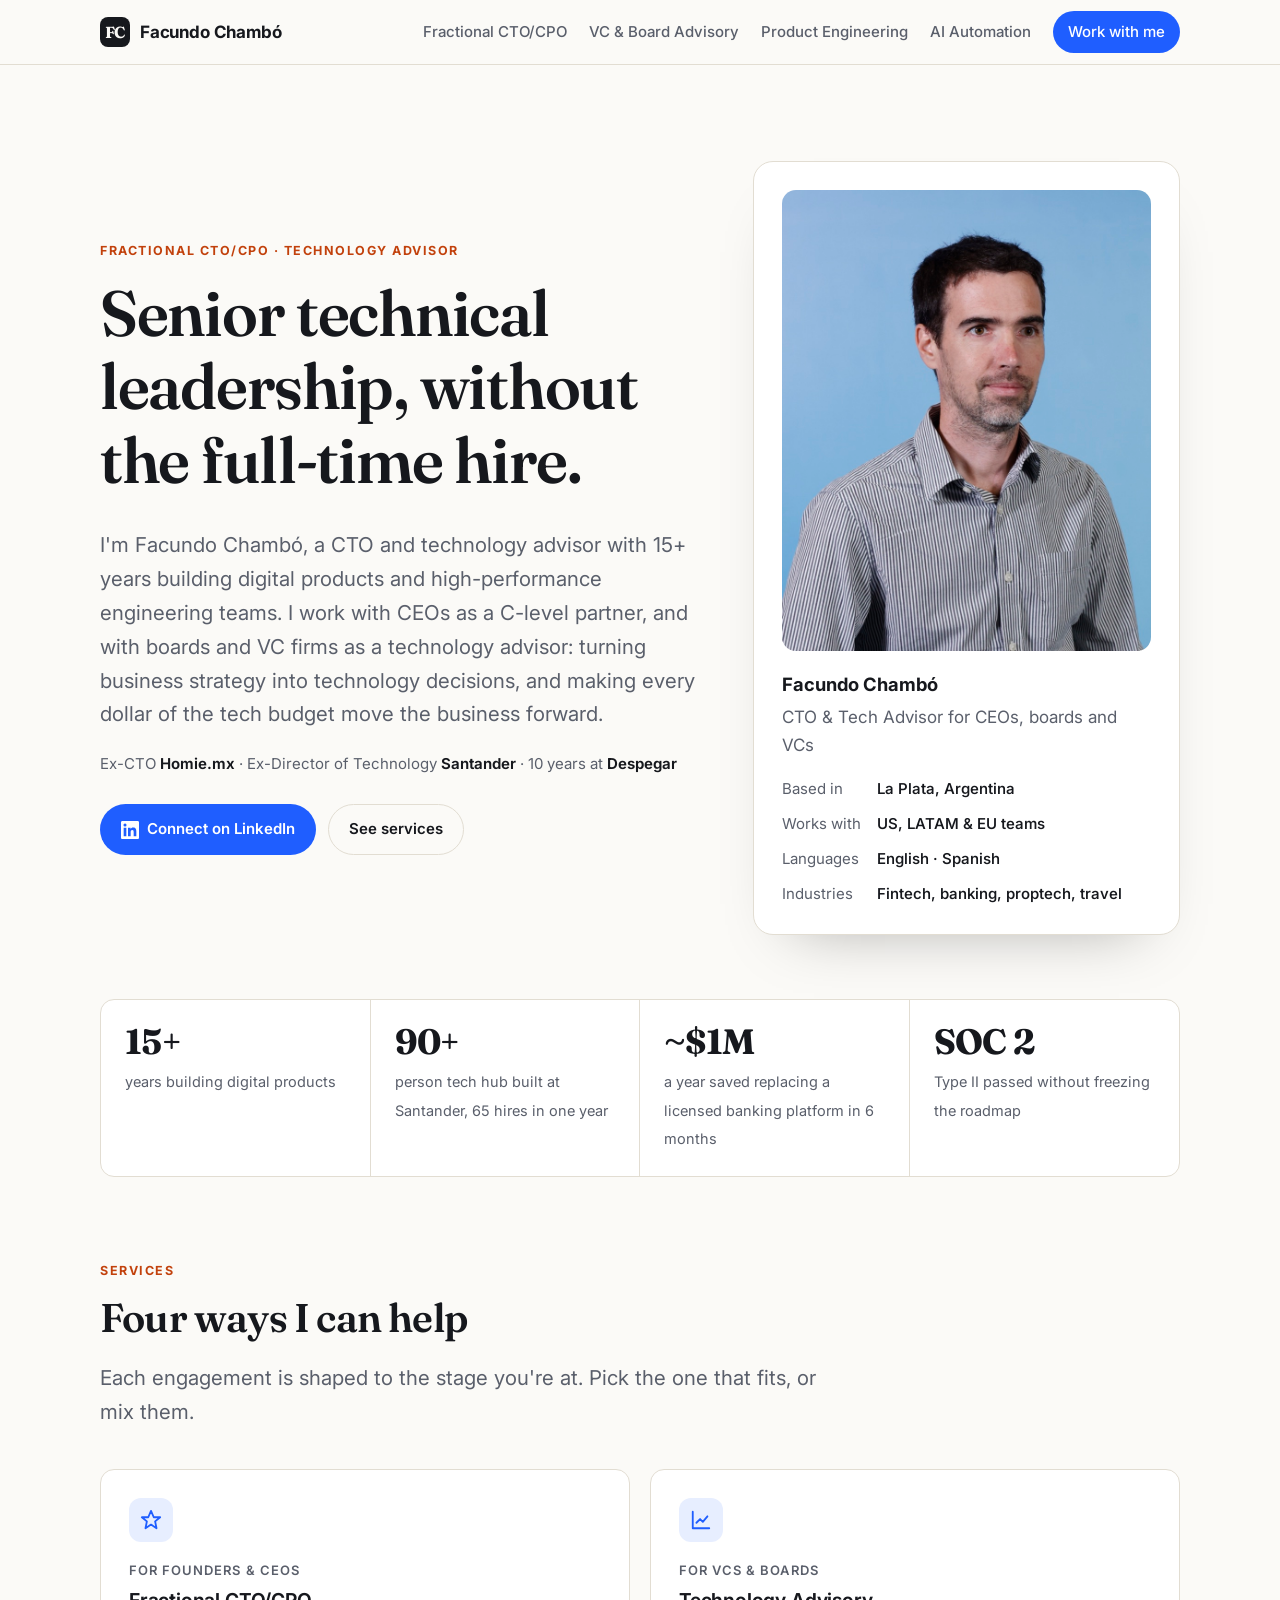
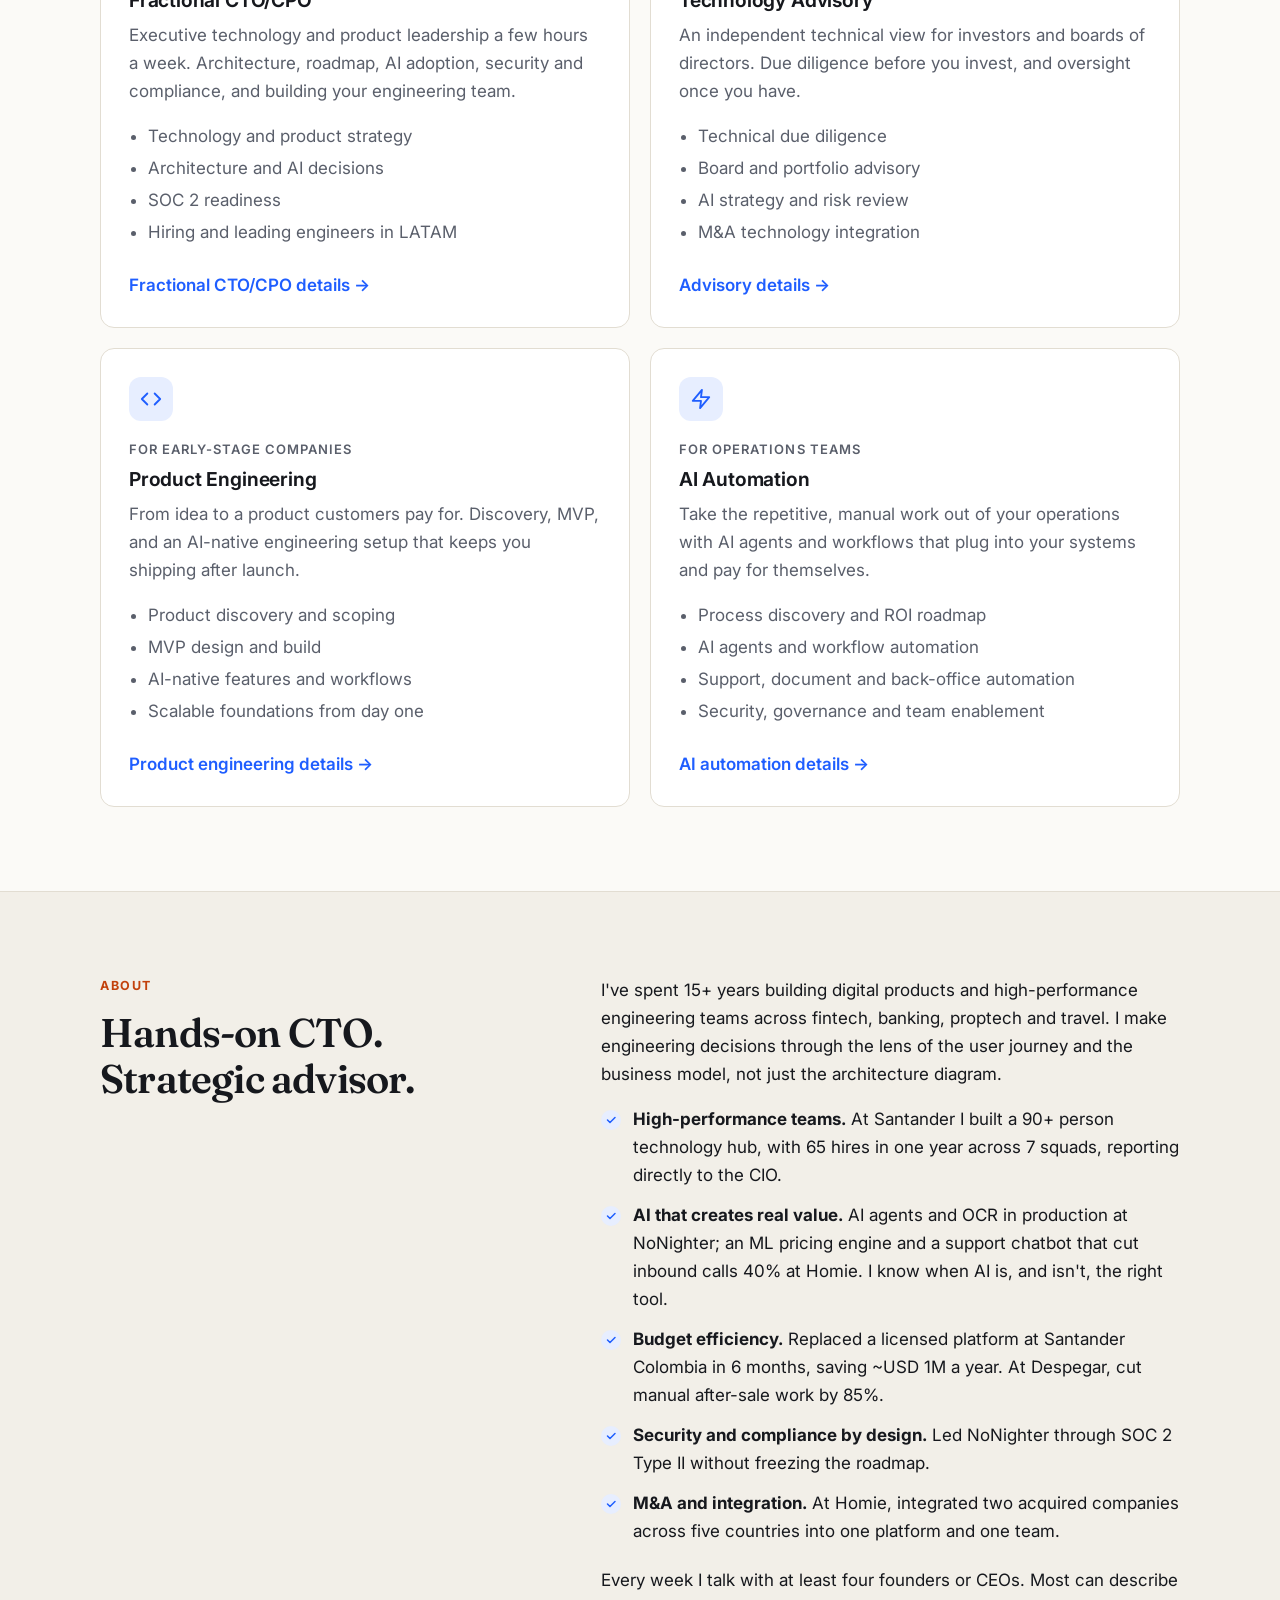
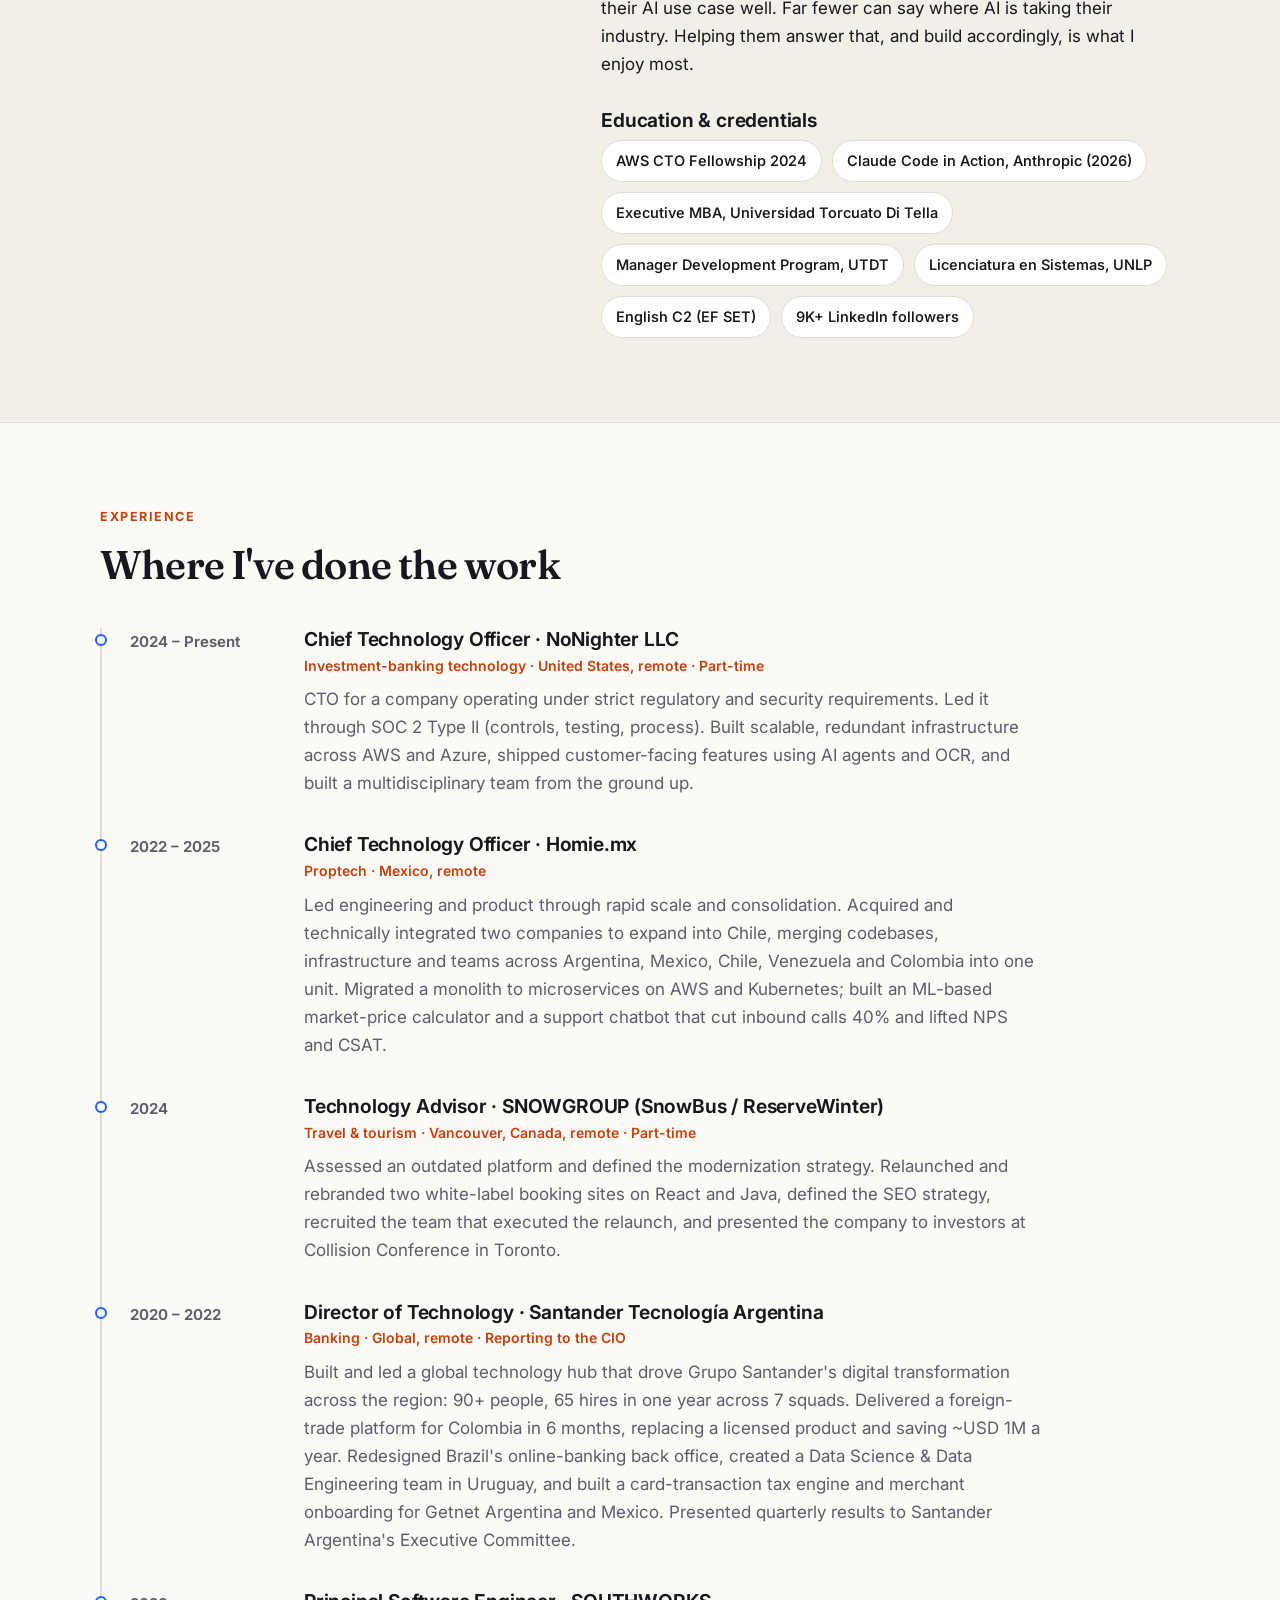
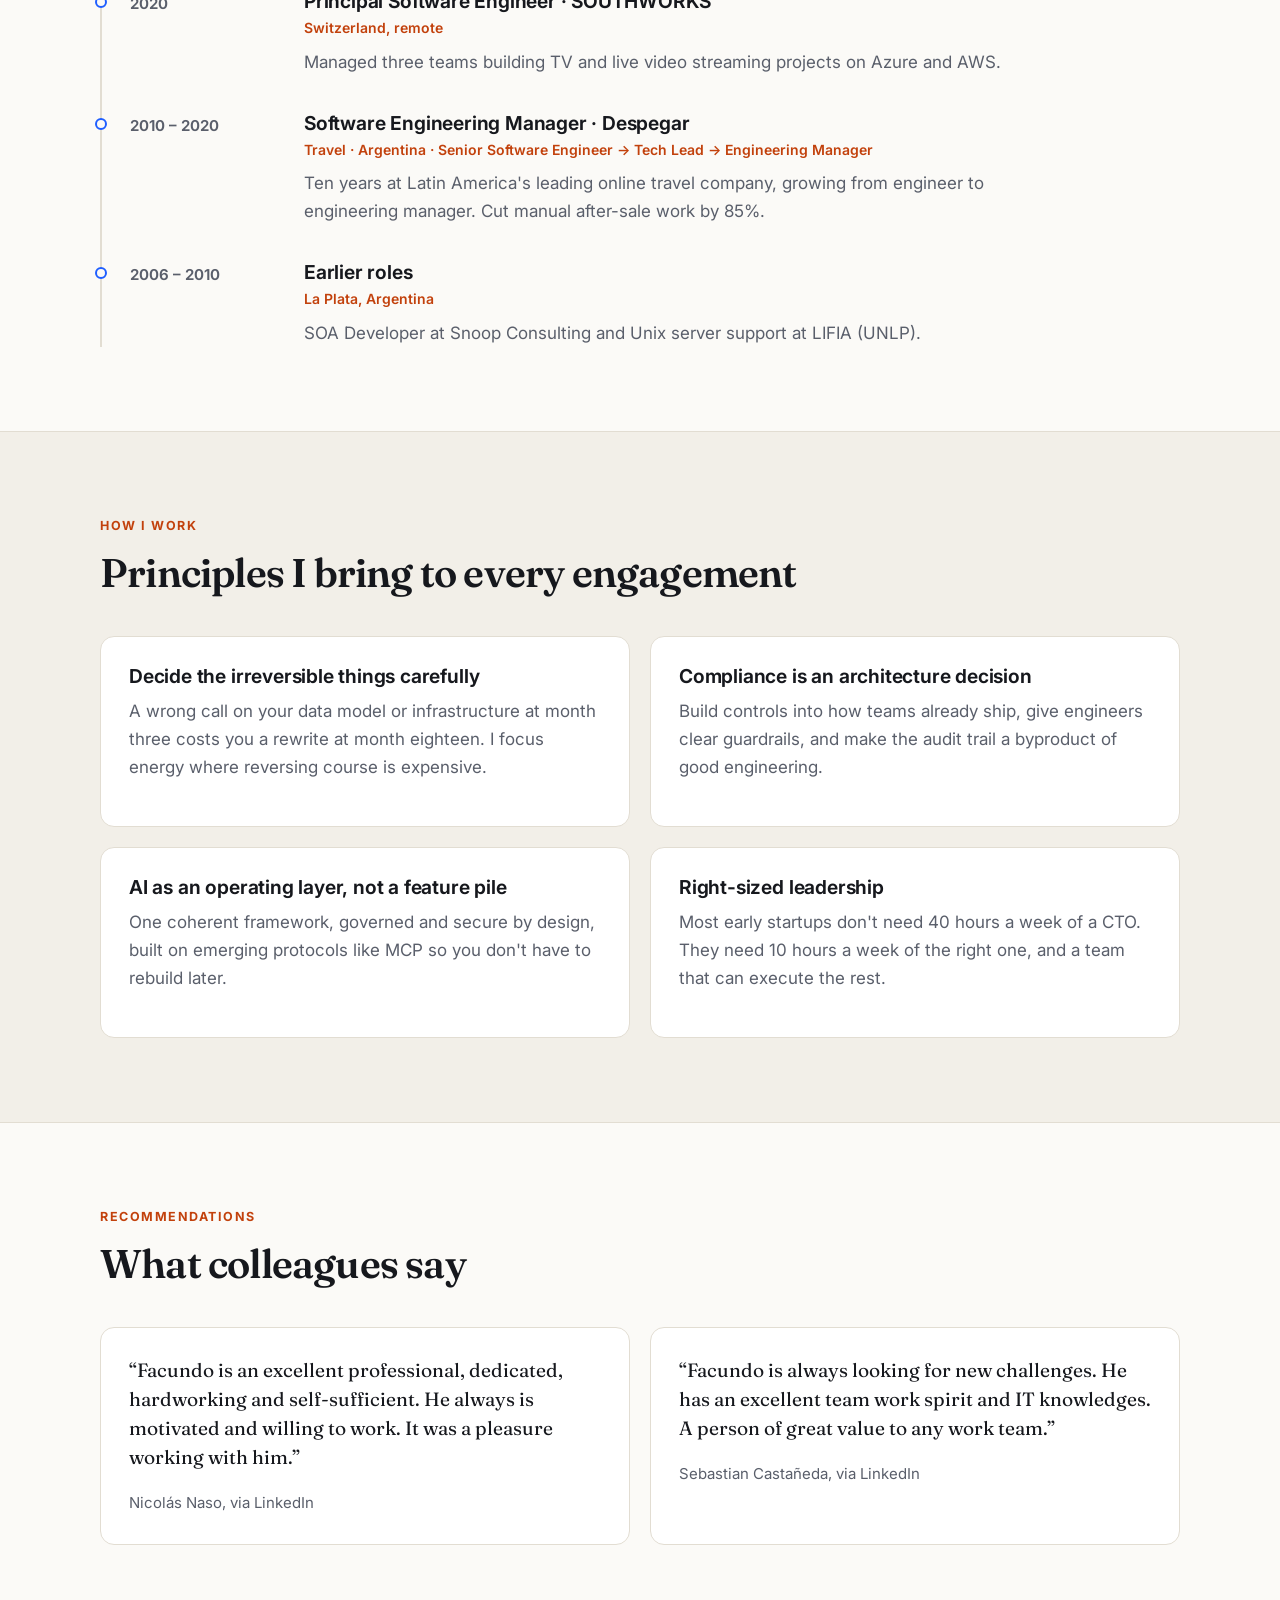
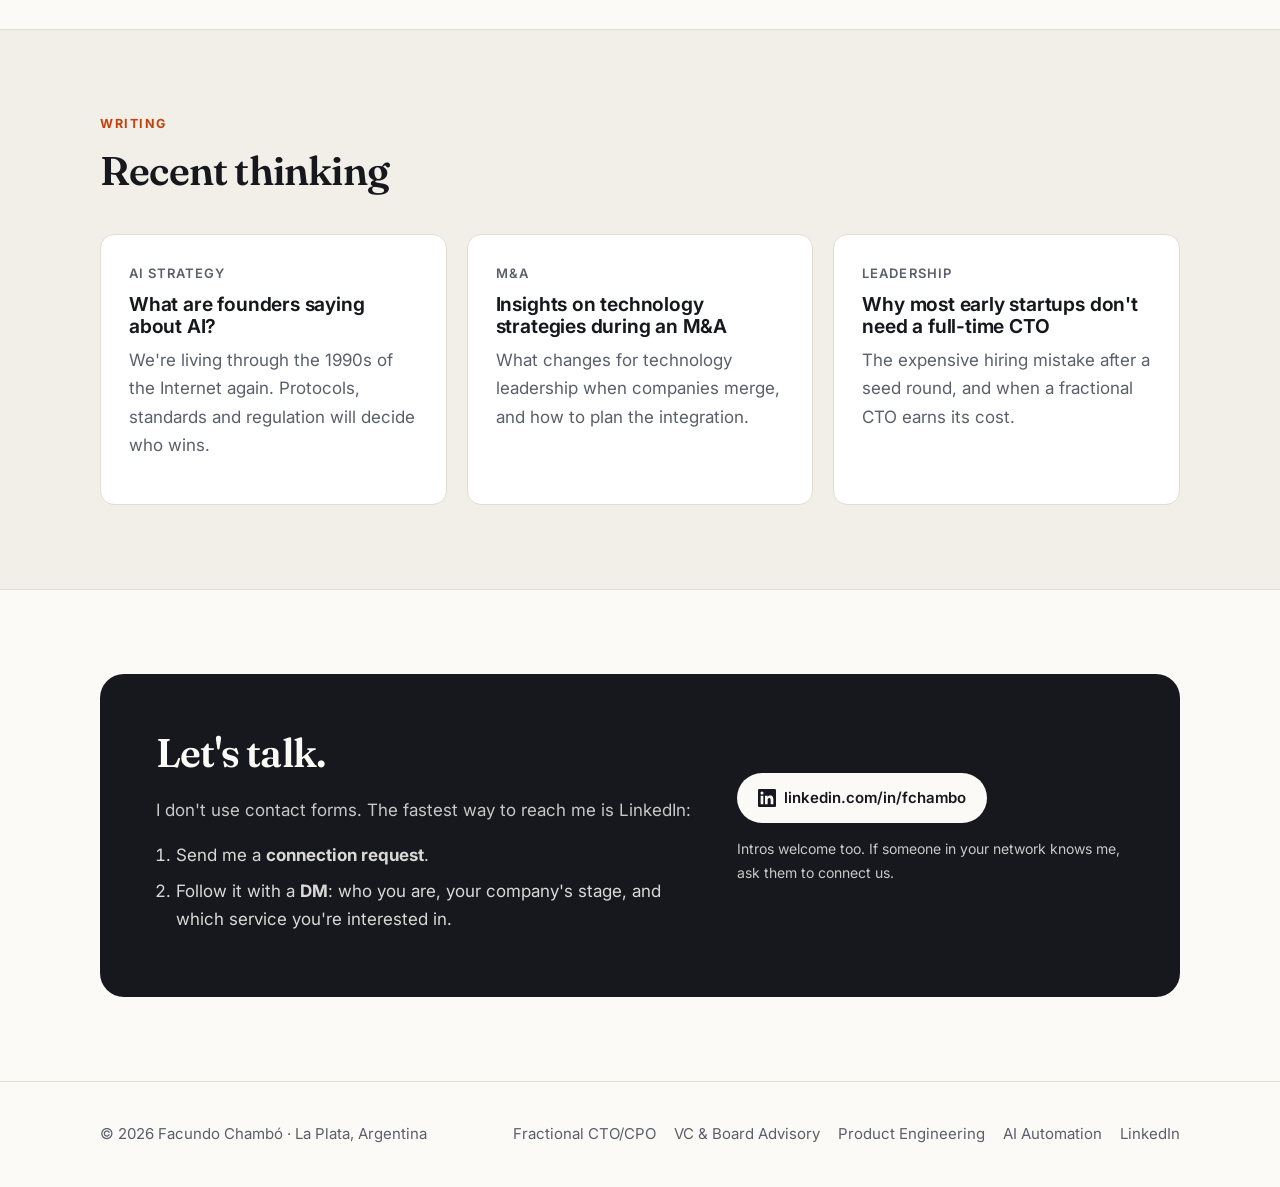
<file: index.html>
<!doctype html>
<html lang="en">
<head>
  <meta charset="utf-8">
  <meta name="viewport" content="width=device-width, initial-scale=1">
  <title>Facundo Chambó | Fractional CTO/CPO &amp; Technology Advisor</title>
  <meta name="description" content="Facundo Chambó: CTO and technology advisor with 15+ years in fintech, banking, proptech and travel. Ex-CTO Homie.mx, ex-Director of Technology at Santander. Fractional CTO/CPO, VC and board advisory, product engineering and AI automation.">
  <link rel="canonical" href="https://fchambo.com/">
  <meta name="robots" content="index, follow, max-image-preview:large">
  <meta name="author" content="Facundo Chambó">
  <meta name="theme-color" content="#fbfaf7" media="(prefers-color-scheme: light)">
  <meta name="theme-color" content="#0e1015" media="(prefers-color-scheme: dark)">

  <meta property="og:type" content="profile">
  <meta property="og:site_name" content="Facundo Chambó">
  <meta property="og:title" content="Facundo Chambó | Fractional CTO/CPO &amp; Technology Advisor">
  <meta property="og:description" content="Senior technical leadership for startups, VCs and boards: fractional CTO/CPO, technology due diligence and board advisory, and product engineering for early-stage companies.">
  <meta property="og:url" content="https://fchambo.com/">
  <meta property="og:image" content="https://fchambo.com/assets/og-image.png">
  <meta property="og:image:width" content="1200">
  <meta property="og:image:height" content="630">
  <meta property="og:locale" content="en_US">
  <meta property="profile:first_name" content="Facundo">
  <meta property="profile:last_name" content="Chambó">
  <meta name="twitter:card" content="summary_large_image">
  <meta name="twitter:title" content="Facundo Chambó | Fractional CTO/CPO &amp; Technology Advisor">
  <meta name="twitter:description" content="Fractional CTO/CPO, technology advisory for VCs and boards, and product engineering for early-stage companies.">
  <meta name="twitter:image" content="https://fchambo.com/assets/og-image.png">

  <link rel="icon" href="/assets/favicon.svg" type="image/svg+xml">
  <link rel="preconnect" href="https://fonts.googleapis.com">
  <link rel="preconnect" href="https://fonts.gstatic.com" crossorigin>
  <link rel="stylesheet" href="https://fonts.googleapis.com/css2?family=Fraunces:opsz,wght@9..144,600&family=Inter:wght@400;500;600;700&display=swap">
  <link rel="stylesheet" href="/assets/styles.css">

  <script type="application/ld+json">
  {
    "@context": "https://schema.org",
    "@graph": [
      {
        "@type": "Person",
        "@id": "https://fchambo.com/#person",
        "name": "Facundo Chambó",
        "url": "https://fchambo.com/",
        "image": "https://fchambo.com/assets/facundo-chambo.jpg",
        "jobTitle": "Fractional CTO/CPO and Technology Advisor",
        "description": "Chief Technology Officer (CTO) and technology advisor with 15+ years building digital products and high-performance engineering teams across fintech, banking, proptech and travel.",
        "worksFor": { "@type": "Organization", "name": "NoNighter LLC" },
        "alumniOf": [
          { "@type": "CollegeOrUniversity", "name": "Universidad Torcuato Di Tella" },
          { "@type": "CollegeOrUniversity", "name": "Universidad Nacional de La Plata" }
        ],
        "hasOccupation": [
          { "@type": "Role", "roleName": "Chief Technology Officer", "startDate": "2024-06", "description": "NoNighter LLC" },
          { "@type": "Role", "roleName": "Chief Technology Officer", "startDate": "2022-04", "endDate": "2025-07", "description": "Homie.mx" },
          { "@type": "Role", "roleName": "Director of Technology", "startDate": "2020-10", "endDate": "2022-03", "description": "Santander Tecnología Argentina" }
        ],
        "address": { "@type": "PostalAddress", "addressLocality": "La Plata", "addressRegion": "Buenos Aires", "addressCountry": "AR" },
        "knowsLanguage": ["English", "Spanish"],
        "knowsAbout": ["Fintech", "Banking technology", "Proptech", "Travel technology", "Fractional CTO", "Fractional CPO", "Technology due diligence", "Software architecture", "AI strategy", "AI adoption", "AI automation", "AI agents", "Business process automation", "SOC 2 compliance", "Engineering leadership", "Product engineering", "MVP development", "Mergers and acquisitions technology integration", "Nearshore engineering teams in Latin America"],
        "hasCredential": [
          { "@type": "EducationalOccupationalCredential", "name": "AWS CTO Fellowship 2024", "recognizedBy": { "@type": "Organization", "name": "Amazon Web Services" } },
          { "@type": "EducationalOccupationalCredential", "name": "Claude Code in Action", "recognizedBy": { "@type": "Organization", "name": "Anthropic" } }
        ],
        "sameAs": ["https://www.linkedin.com/in/fchambo"]
      },
      {
        "@type": "ProfessionalService",
        "@id": "https://fchambo.com/#business",
        "name": "Facundo Chambó: Fractional CTO/CPO and Technology Advisory",
        "url": "https://fchambo.com/",
        "image": "https://fchambo.com/assets/og-image.png",
        "founder": { "@id": "https://fchambo.com/#person" },
        "areaServed": ["United States", "Latin America", "Europe", "Worldwide"],
        "address": { "@type": "PostalAddress", "addressLocality": "La Plata", "addressCountry": "AR" },
        "hasOfferCatalog": {
          "@type": "OfferCatalog",
          "name": "Services",
          "itemListElement": [
            { "@type": "Offer", "itemOffered": { "@type": "Service", "name": "Fractional CTO/CPO", "url": "https://fchambo.com/fractional-cto-cpo/" } },
            { "@type": "Offer", "itemOffered": { "@type": "Service", "name": "Technology Advisory for VCs and Boards of Directors", "url": "https://fchambo.com/technology-advisory-vc-board/" } },
            { "@type": "Offer", "itemOffered": { "@type": "Service", "name": "Product Engineering for Early-Stage Companies", "url": "https://fchambo.com/product-engineering-startups/" } },
            { "@type": "Offer", "itemOffered": { "@type": "Service", "name": "AI Automation for Business Operations", "url": "https://fchambo.com/ai-automation/" } }
          ]
        }
      },
      {
        "@type": "WebSite",
        "@id": "https://fchambo.com/#website",
        "url": "https://fchambo.com/",
        "name": "Facundo Chambó",
        "publisher": { "@id": "https://fchambo.com/#person" },
        "inLanguage": "en"
      }
    ]
  }
  </script>
</head>
<body>
  <a class="skip" href="#main">Skip to content</a>

  <header class="site-header">
    <div class="wrap">
      <a class="brand" href="/" aria-label="Facundo Chambó, home"><span class="brand-mark" aria-hidden="true">FC</span>Facundo Chambó</a>
      <nav class="nav" aria-label="Main">
        <div class="nav-links">
          <a href="/fractional-cto-cpo/">Fractional CTO/CPO</a>
          <a href="/technology-advisory-vc-board/">VC &amp; Board Advisory</a>
          <a href="/product-engineering-startups/">Product Engineering</a>
          <a href="/ai-automation/">AI Automation</a>
        </div>
        <a class="btn btn-sm" href="#contact">Work with me</a>
      </nav>
    </div>
  </header>

  <main id="main">
    <section class="hero">
      <div class="wrap hero-grid">
        <div>
          <span class="eyebrow">Fractional CTO/CPO · Technology Advisor</span>
          <h1>Senior technical leadership, without the full-time hire.</h1>
          <p class="lede">I'm Facundo Chambó, a CTO and technology advisor with 15+ years building digital products and high-performance engineering teams. I work with CEOs as a C-level partner, and with boards and VC firms as a technology advisor: turning business strategy into technology decisions, and making every dollar of the tech budget move the business forward.</p>
          <p class="trust">Ex-CTO <strong>Homie.mx</strong> · Ex-Director of Technology <strong>Santander</strong> · 10 years at <strong>Despegar</strong></p>
          <div class="hero-actions">
            <a class="btn" href="https://www.linkedin.com/in/fchambo" rel="me noopener" target="_blank">
              <svg viewBox="0 0 24 24" fill="currentColor" aria-hidden="true"><path d="M20.45 20.45h-3.56v-5.57c0-1.33-.02-3.04-1.85-3.04-1.85 0-2.14 1.45-2.14 2.94v5.67H9.35V9h3.41v1.56h.05c.48-.9 1.64-1.85 3.37-1.85 3.6 0 4.27 2.37 4.27 5.46v6.28zM5.34 7.43a2.06 2.06 0 1 1 0-4.13 2.06 2.06 0 0 1 0 4.13zM7.12 20.45H3.56V9h3.56v11.45zM22.22 0H1.77C.79 0 0 .77 0 1.73v20.54C0 23.23.79 24 1.77 24h20.45c.98 0 1.78-.77 1.78-1.73V1.73C24 .77 23.2 0 22.22 0z"/></svg>
              Connect on LinkedIn
            </a>
            <a class="btn btn-ghost" href="#services">See services</a>
          </div>
        </div>
        <aside class="hero-card" aria-label="Profile summary">
          <img class="portrait" src="/assets/facundo-chambo.jpg" alt="Facundo Chambó, Fractional CTO/CPO and technology advisor" width="800" height="1000" fetchpriority="high">
          <strong style="font-size:1.15rem">Facundo Chambó</strong>
          <p class="muted" style="margin:4px 0 0">CTO &amp; Tech Advisor for CEOs, boards and VCs</p>
          <dl>
            <dt>Based in</dt><dd>La Plata, Argentina</dd>
            <dt>Works with</dt><dd>US, LATAM &amp; EU teams</dd>
            <dt>Languages</dt><dd>English · Spanish</dd>
            <dt>Industries</dt><dd>Fintech, banking, proptech, travel</dd>
          </dl>
        </aside>
      </div>
    </section>

    <div class="wrap" style="margin-top:-8px">
      <div class="stats" role="list">
        <div class="stat" role="listitem"><strong>15+</strong><span>years building digital products</span></div>
        <div class="stat" role="listitem"><strong>90+</strong><span>person tech hub built at Santander, 65 hires in one year</span></div>
        <div class="stat" role="listitem"><strong>~$1M</strong><span>a year saved replacing a licensed banking platform in 6 months</span></div>
        <div class="stat" role="listitem"><strong>SOC 2</strong><span>Type II passed without freezing the roadmap</span></div>
      </div>
    </div>

    <section id="services">
      <div class="wrap">
        <div class="section-head">
          <span class="eyebrow">Services</span>
          <h2>Four ways I can help</h2>
          <p class="lede">Each engagement is shaped to the stage you're at. Pick the one that fits, or mix them.</p>
        </div>
        <div class="grid-2">
          <article class="card service-card">
            <div class="icon" aria-hidden="true"><svg viewBox="0 0 24 24" fill="none" stroke="currentColor" stroke-width="2" stroke-linecap="round" stroke-linejoin="round"><path d="M12 2l3 7h7l-5.5 4.5L18 21l-6-4-6 4 1.5-7.5L2 9h7z"/></svg></div>
            <p class="for">For founders &amp; CEOs</p>
            <h3>Fractional CTO/CPO</h3>
            <p>Executive technology and product leadership a few hours a week. Architecture, roadmap, AI adoption, security and compliance, and building your engineering team.</p>
            <ul>
              <li>Technology and product strategy</li>
              <li>Architecture and AI decisions</li>
              <li>SOC 2 readiness</li>
              <li>Hiring and leading engineers in LATAM</li>
            </ul>
            <a class="more" href="/fractional-cto-cpo/">Fractional CTO/CPO details</a>
          </article>
          <article class="card service-card">
            <div class="icon" aria-hidden="true"><svg viewBox="0 0 24 24" fill="none" stroke="currentColor" stroke-width="2" stroke-linecap="round" stroke-linejoin="round"><path d="M3 3v18h18"/><path d="M7 15l4-4 3 3 5-6"/></svg></div>
            <p class="for">For VCs &amp; boards</p>
            <h3>Technology Advisory</h3>
            <p>An independent technical view for investors and boards of directors. Due diligence before you invest, and oversight once you have.</p>
            <ul>
              <li>Technical due diligence</li>
              <li>Board and portfolio advisory</li>
              <li>AI strategy and risk review</li>
              <li>M&amp;A technology integration</li>
            </ul>
            <a class="more" href="/technology-advisory-vc-board/">Advisory details</a>
          </article>
          <article class="card service-card">
            <div class="icon" aria-hidden="true"><svg viewBox="0 0 24 24" fill="none" stroke="currentColor" stroke-width="2" stroke-linecap="round" stroke-linejoin="round"><path d="M16 18l6-6-6-6"/><path d="M8 6l-6 6 6 6"/></svg></div>
            <p class="for">For early-stage companies</p>
            <h3>Product Engineering</h3>
            <p>From idea to a product customers pay for. Discovery, MVP, and an AI-native engineering setup that keeps you shipping after launch.</p>
            <ul>
              <li>Product discovery and scoping</li>
              <li>MVP design and build</li>
              <li>AI-native features and workflows</li>
              <li>Scalable foundations from day one</li>
            </ul>
            <a class="more" href="/product-engineering-startups/">Product engineering details</a>
          </article>
          <article class="card service-card">
            <div class="icon" aria-hidden="true"><svg viewBox="0 0 24 24" fill="none" stroke="currentColor" stroke-width="2" stroke-linecap="round" stroke-linejoin="round"><path d="M13 2L3 14h9l-1 8 10-12h-9l1-8z"/></svg></div>
            <p class="for">For operations teams</p>
            <h3>AI Automation</h3>
            <p>Take the repetitive, manual work out of your operations with AI agents and workflows that plug into your systems and pay for themselves.</p>
            <ul>
              <li>Process discovery and ROI roadmap</li>
              <li>AI agents and workflow automation</li>
              <li>Support, document and back-office automation</li>
              <li>Security, governance and team enablement</li>
            </ul>
            <a class="more" href="/ai-automation/">AI automation details</a>
          </article>
        </div>
      </div>
    </section>

    <section class="alt" id="about">
      <div class="wrap split">
        <div>
          <span class="eyebrow">About</span>
          <h2>Hands-on CTO. Strategic advisor.</h2>
        </div>
        <div class="prose">
          <p>I've spent 15+ years building digital products and high-performance engineering teams across fintech, banking, proptech and travel. I make engineering decisions through the lens of the user journey and the business model, not just the architecture diagram.</p>
          <ul class="checklist">
            <li><strong>High-performance teams.</strong> At Santander I built a 90+ person technology hub, with 65 hires in one year across 7 squads, reporting directly to the CIO.</li>
            <li><strong>AI that creates real value.</strong> AI agents and OCR in production at NoNighter; an ML pricing engine and a support chatbot that cut inbound calls 40% at Homie. I know when AI is, and isn't, the right tool.</li>
            <li><strong>Budget efficiency.</strong> Replaced a licensed platform at Santander Colombia in 6 months, saving ~USD 1M a year. At Despegar, cut manual after-sale work by 85%.</li>
            <li><strong>Security and compliance by design.</strong> Led NoNighter through SOC 2 Type II without freezing the roadmap.</li>
            <li><strong>M&amp;A and integration.</strong> At Homie, integrated two acquired companies across five countries into one platform and one team.</li>
          </ul>
          <p style="margin-top:1.2em">Every week I talk with at least four founders or CEOs. Most can describe their AI use case well. Far fewer can say where AI is taking their industry. Helping them answer that, and build accordingly, is what I enjoy most.</p>
          <h3>Education &amp; credentials</h3>
          <ul class="badges">
            <li>AWS CTO Fellowship 2024</li>
            <li>Claude Code in Action, Anthropic (2026)</li>
            <li>Executive MBA, Universidad Torcuato Di Tella</li>
            <li>Manager Development Program, UTDT</li>
            <li>Licenciatura en Sistemas, UNLP</li>
            <li>English C2 (EF SET)</li>
            <li>9K+ LinkedIn followers</li>
          </ul>
        </div>
      </div>
    </section>


    <section id="experience">
      <div class="wrap">
        <div class="section-head">
          <span class="eyebrow">Experience</span>
          <h2>Where I've done the work</h2>
        </div>
        <ol class="timeline">
          <li>
            <div class="when">2024 – Present</div>
            <div>
              <h3>Chief Technology Officer · NoNighter LLC</h3>
              <p class="where">Investment-banking technology · United States, remote · Part-time</p>
              <p>CTO for a company operating under strict regulatory and security requirements. Led it through SOC 2 Type II (controls, testing, process). Built scalable, redundant infrastructure across AWS and Azure, shipped customer-facing features using AI agents and OCR, and built a multidisciplinary team from the ground up.</p>
            </div>
          </li>
          <li>
            <div class="when">2022 – 2025</div>
            <div>
              <h3>Chief Technology Officer · Homie.mx</h3>
              <p class="where">Proptech · Mexico, remote</p>
              <p>Led engineering and product through rapid scale and consolidation. Acquired and technically integrated two companies to expand into Chile, merging codebases, infrastructure and teams across Argentina, Mexico, Chile, Venezuela and Colombia into one unit. Migrated a monolith to microservices on AWS and Kubernetes; built an ML-based market-price calculator and a support chatbot that cut inbound calls 40% and lifted NPS and CSAT.</p>
            </div>
          </li>
          <li>
            <div class="when">2024</div>
            <div>
              <h3>Technology Advisor · SNOWGROUP (SnowBus / ReserveWinter)</h3>
              <p class="where">Travel &amp; tourism · Vancouver, Canada, remote · Part-time</p>
              <p>Assessed an outdated platform and defined the modernization strategy. Relaunched and rebranded two white-label booking sites on React and Java, defined the SEO strategy, recruited the team that executed the relaunch, and presented the company to investors at Collision Conference in Toronto.</p>
            </div>
          </li>
          <li>
            <div class="when">2020 – 2022</div>
            <div>
              <h3>Director of Technology · Santander Tecnología Argentina</h3>
              <p class="where">Banking · Global, remote · Reporting to the CIO</p>
              <p>Built and led a global technology hub that drove Grupo Santander's digital transformation across the region: 90+ people, 65 hires in one year across 7 squads. Delivered a foreign-trade platform for Colombia in 6 months, replacing a licensed product and saving ~USD 1M a year. Redesigned Brazil's online-banking back office, created a Data Science &amp; Data Engineering team in Uruguay, and built a card-transaction tax engine and merchant onboarding for Getnet Argentina and Mexico. Presented quarterly results to Santander Argentina's Executive Committee.</p>
            </div>
          </li>
          <li>
            <div class="when">2020</div>
            <div>
              <h3>Principal Software Engineer · SOUTHWORKS</h3>
              <p class="where">Switzerland, remote</p>
              <p>Managed three teams building TV and live video streaming projects on Azure and AWS.</p>
            </div>
          </li>
          <li>
            <div class="when">2010 – 2020</div>
            <div>
              <h3>Software Engineering Manager · Despegar</h3>
              <p class="where">Travel · Argentina · Senior Software Engineer → Tech Lead → Engineering Manager</p>
              <p>Ten years at Latin America's leading online travel company, growing from engineer to engineering manager. Cut manual after-sale work by 85%.</p>
            </div>
          </li>
          <li>
            <div class="when">2006 – 2010</div>
            <div>
              <h3>Earlier roles</h3>
              <p class="where">La Plata, Argentina</p>
              <p>SOA Developer at Snoop Consulting and Unix server support at LIFIA (UNLP).</p>
            </div>
          </li>
        </ol>
      </div>
    </section>

    <section class="alt" id="approach">
      <div class="wrap">
        <div class="section-head">
          <span class="eyebrow">How I work</span>
          <h2>Principles I bring to every engagement</h2>
        </div>
        <div class="grid-2">
          <div class="card">
            <h3>Decide the irreversible things carefully</h3>
            <p>A wrong call on your data model or infrastructure at month three costs you a rewrite at month eighteen. I focus energy where reversing course is expensive.</p>
          </div>
          <div class="card">
            <h3>Compliance is an architecture decision</h3>
            <p>Build controls into how teams already ship, give engineers clear guardrails, and make the audit trail a byproduct of good engineering.</p>
          </div>
          <div class="card">
            <h3>AI as an operating layer, not a feature pile</h3>
            <p>One coherent framework, governed and secure by design, built on emerging protocols like MCP so you don't have to rebuild later.</p>
          </div>
          <div class="card">
            <h3>Right-sized leadership</h3>
            <p>Most early startups don't need 40 hours a week of a CTO. They need 10 hours a week of the right one, and a team that can execute the rest.</p>
          </div>
        </div>
      </div>
    </section>

    <section id="recommendations">
      <div class="wrap">
        <div class="section-head">
          <span class="eyebrow">Recommendations</span>
          <h2>What colleagues say</h2>
        </div>
        <div class="grid-2">
          <blockquote class="quote">
            <p>“Facundo is an excellent professional, dedicated, hardworking and self-sufficient. He always is motivated and willing to work. It was a pleasure working with him.”</p>
            <footer>Nicolás Naso, via LinkedIn</footer>
          </blockquote>
          <blockquote class="quote">
            <p>“Facundo is always looking for new challenges. He has an excellent team work spirit and IT knowledges. A person of great value to any work team.”</p>
            <footer>Sebastian Castañeda, via LinkedIn</footer>
          </blockquote>
        </div>
      </div>
    </section>

    <section class="alt" id="insights">
      <div class="wrap">
        <div class="section-head">
          <span class="eyebrow">Writing</span>
          <h2>Recent thinking</h2>
        </div>
        <div class="grid-3">
          <a class="card service-card" style="text-decoration:none;color:inherit" href="https://www.linkedin.com/posts/fchambo_what-are-founders-saying-about-ai-part-2-activity-7523133834423582720-kXl4" target="_blank" rel="noopener">
            <p class="for">AI strategy</p>
            <h3>What are founders saying about AI?</h3>
            <p>We're living through the 1990s of the Internet again. Protocols, standards and regulation will decide who wins.</p>
          </a>
          <a class="card service-card" style="text-decoration:none;color:inherit" href="https://www.linkedin.com/pulse/insights-technology-strategies-during-ma-facundo-chamb%C3%B3-sqmzf" target="_blank" rel="noopener">
            <p class="for">M&amp;A</p>
            <h3>Insights on technology strategies during an M&amp;A</h3>
            <p>What changes for technology leadership when companies merge, and how to plan the integration.</p>
          </a>
          <a class="card service-card" style="text-decoration:none;color:inherit" href="https://www.linkedin.com/in/fchambo/recent-activity/all/" target="_blank" rel="noopener">
            <p class="for">Leadership</p>
            <h3>Why most early startups don't need a full-time CTO</h3>
            <p>The expensive hiring mistake after a seed round, and when a fractional CTO earns its cost.</p>
          </a>
        </div>
      </div>
    </section>

    <section id="contact">
      <div class="wrap">
        <div class="cta">
          <div>
            <h2>Let's talk.</h2>
            <p>I don't use contact forms. The fastest way to reach me is LinkedIn:</p>
            <ol>
              <li>Send me a <strong>connection request</strong>.</li>
              <li>Follow it with a <strong>DM</strong>: who you are, your company's stage, and which service you're interested in.</li>
            </ol>
          </div>
          <div>
            <a class="btn" href="https://www.linkedin.com/in/fchambo" rel="me noopener" target="_blank">
              <svg viewBox="0 0 24 24" fill="currentColor" aria-hidden="true"><path d="M20.45 20.45h-3.56v-5.57c0-1.33-.02-3.04-1.85-3.04-1.85 0-2.14 1.45-2.14 2.94v5.67H9.35V9h3.41v1.56h.05c.48-.9 1.64-1.85 3.37-1.85 3.6 0 4.27 2.37 4.27 5.46v6.28zM5.34 7.43a2.06 2.06 0 1 1 0-4.13 2.06 2.06 0 0 1 0 4.13zM7.12 20.45H3.56V9h3.56v11.45zM22.22 0H1.77C.79 0 0 .77 0 1.73v20.54C0 23.23.79 24 1.77 24h20.45c.98 0 1.78-.77 1.78-1.73V1.73C24 .77 23.2 0 22.22 0z"/></svg>
              linkedin.com/in/fchambo
            </a>
            <p class="note">Intros welcome too. If someone in your network knows me, ask them to connect us.</p>
          </div>
        </div>
      </div>
    </section>
  </main>

  <footer class="site-footer">
    <div class="wrap">
      <span>© <span id="y">2026</span> Facundo Chambó · La Plata, Argentina</span>
      <nav aria-label="Footer">
        <a href="/fractional-cto-cpo/">Fractional CTO/CPO</a>
        <a href="/technology-advisory-vc-board/">VC &amp; Board Advisory</a>
        <a href="/product-engineering-startups/">Product Engineering</a>
        <a href="/ai-automation/">AI Automation</a>
        <a href="https://www.linkedin.com/in/fchambo" rel="me noopener" target="_blank">LinkedIn</a>
      </nav>
    </div>
  </footer>
  <script>document.getElementById("y").textContent = new Date().getFullYear();</script>
</body>
</html>
</file>
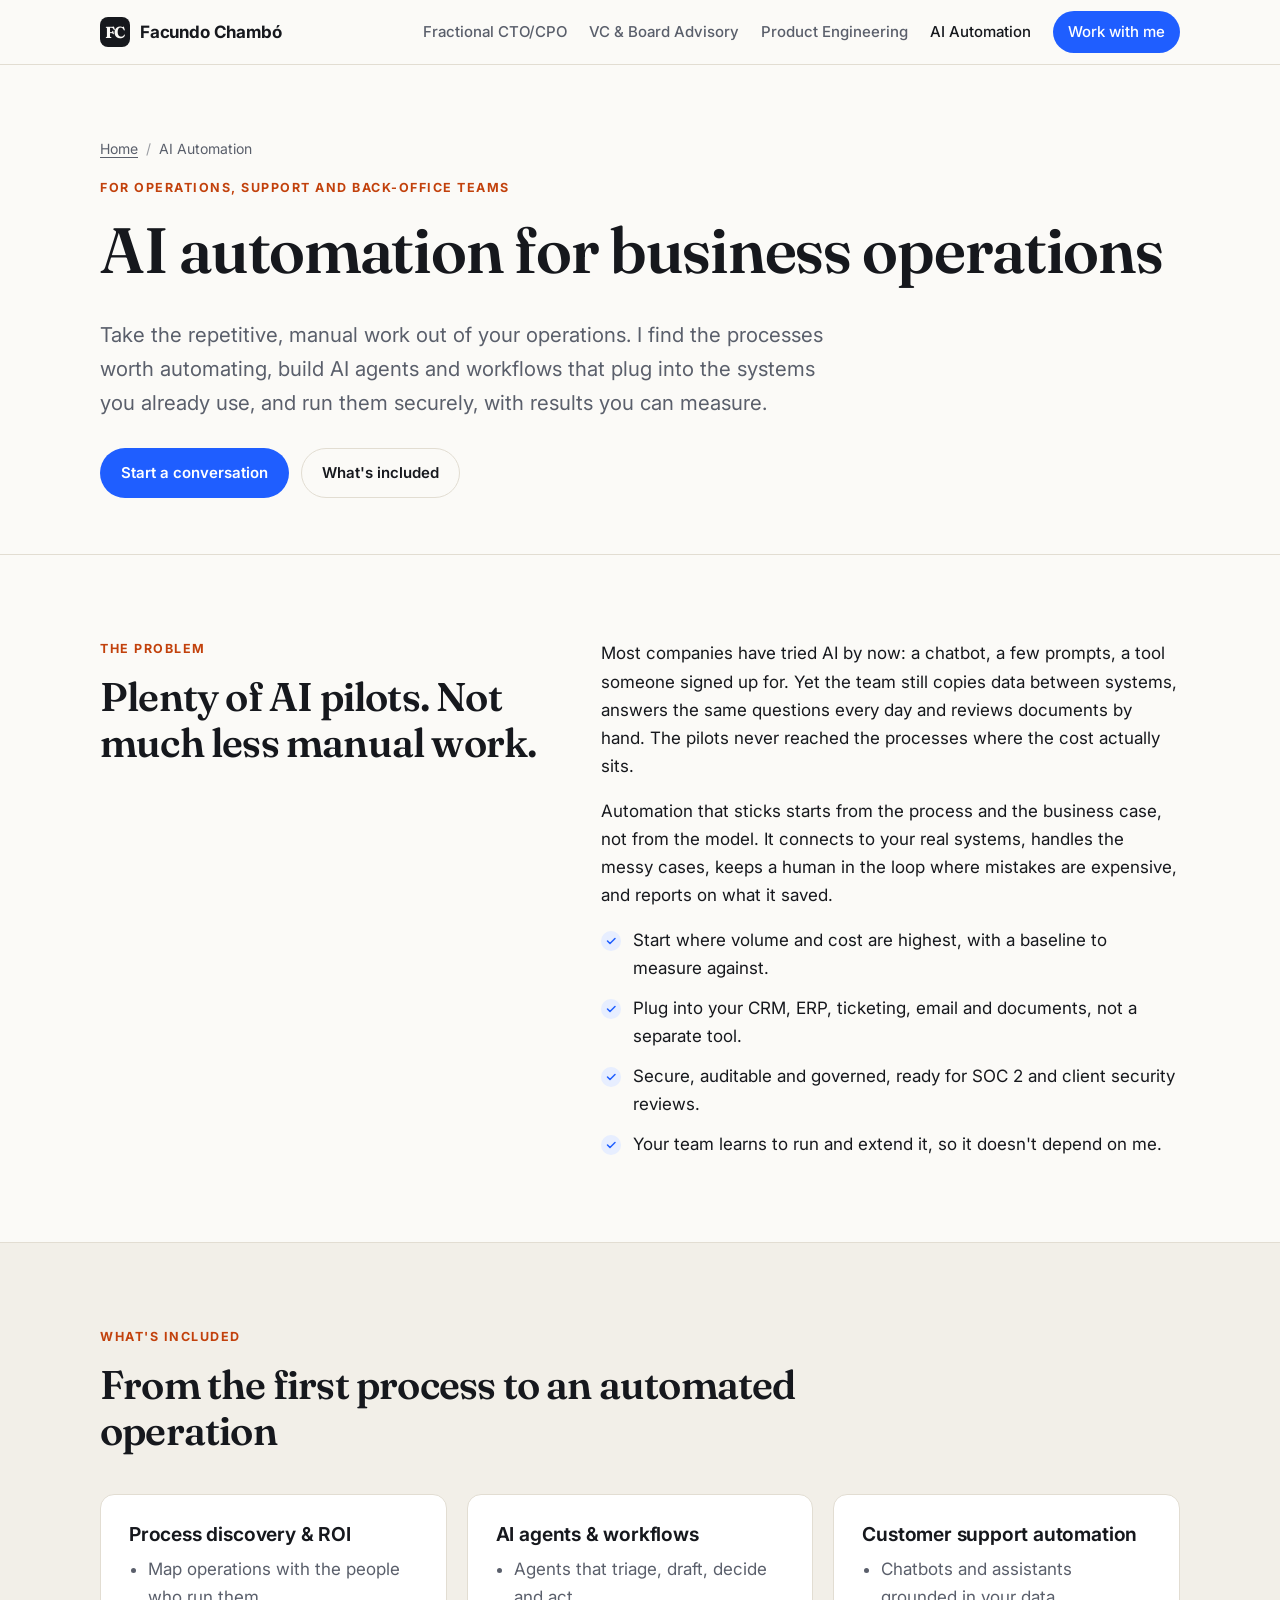
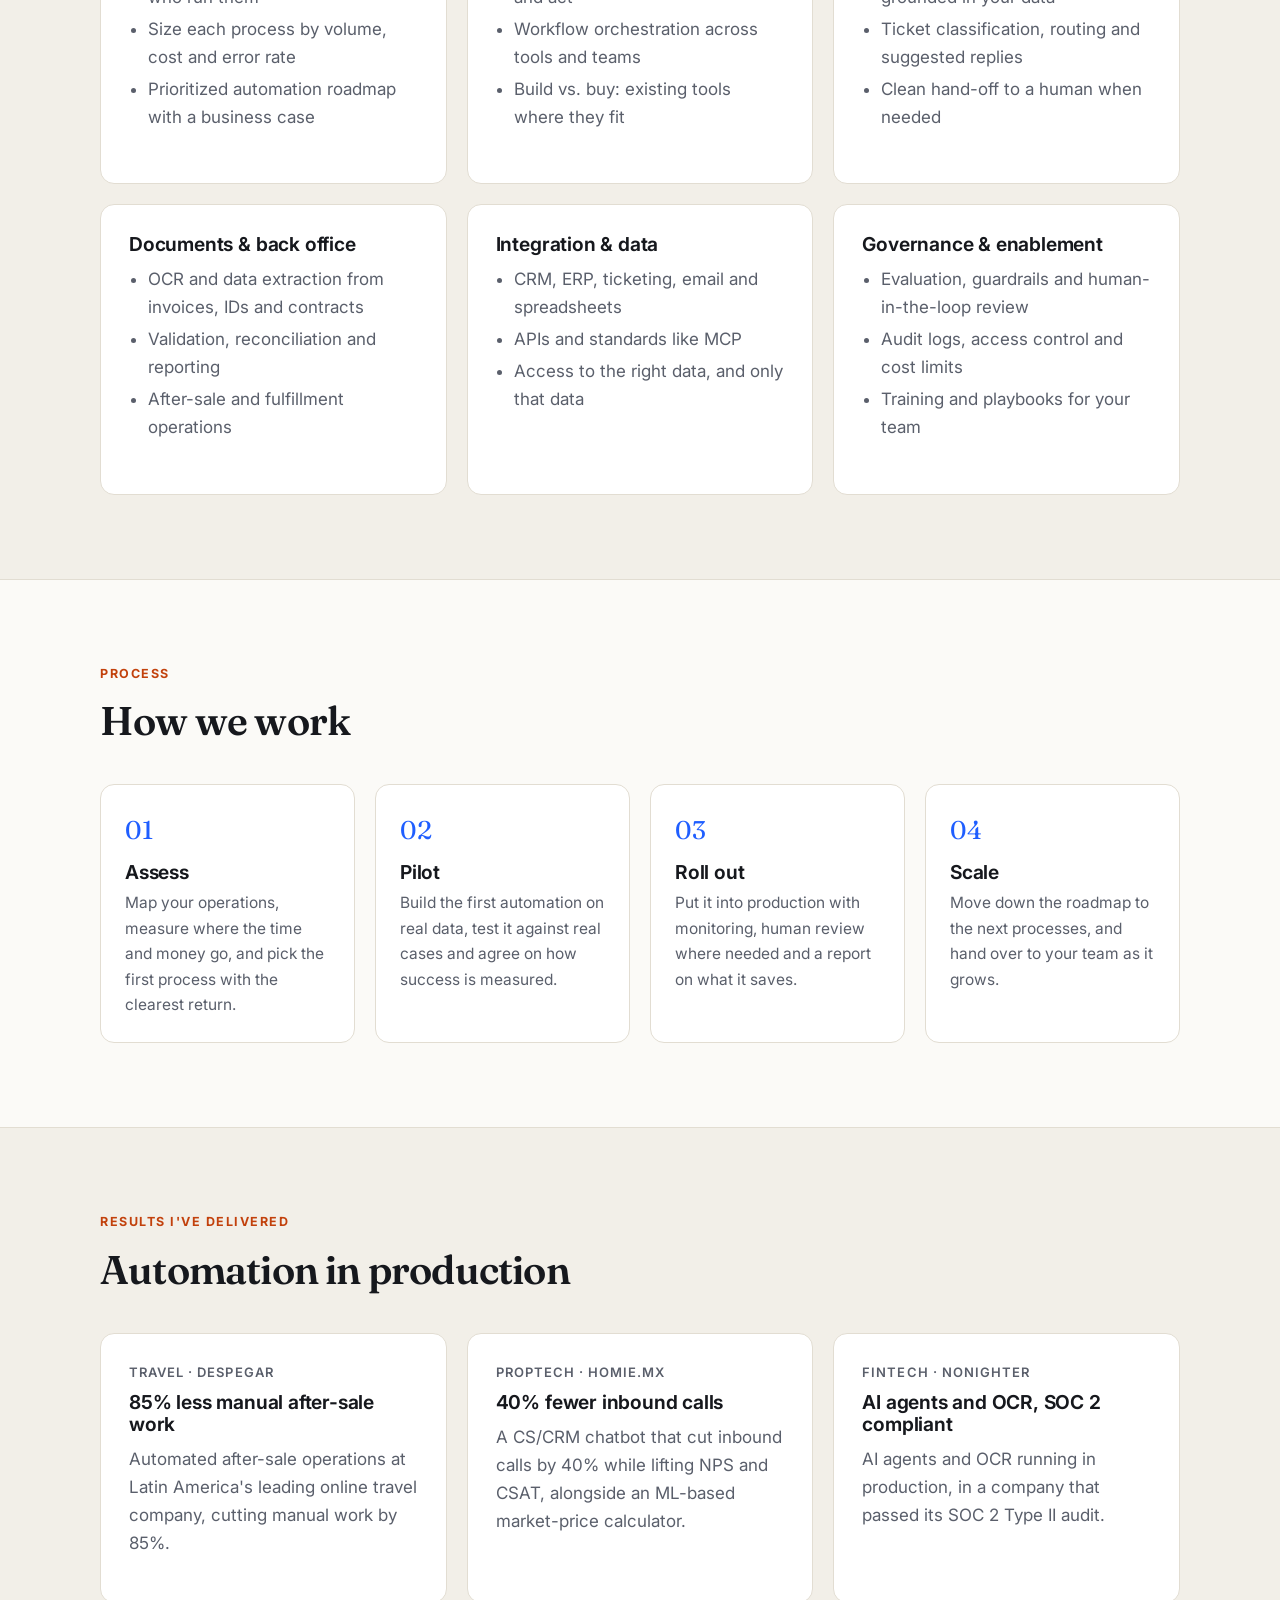
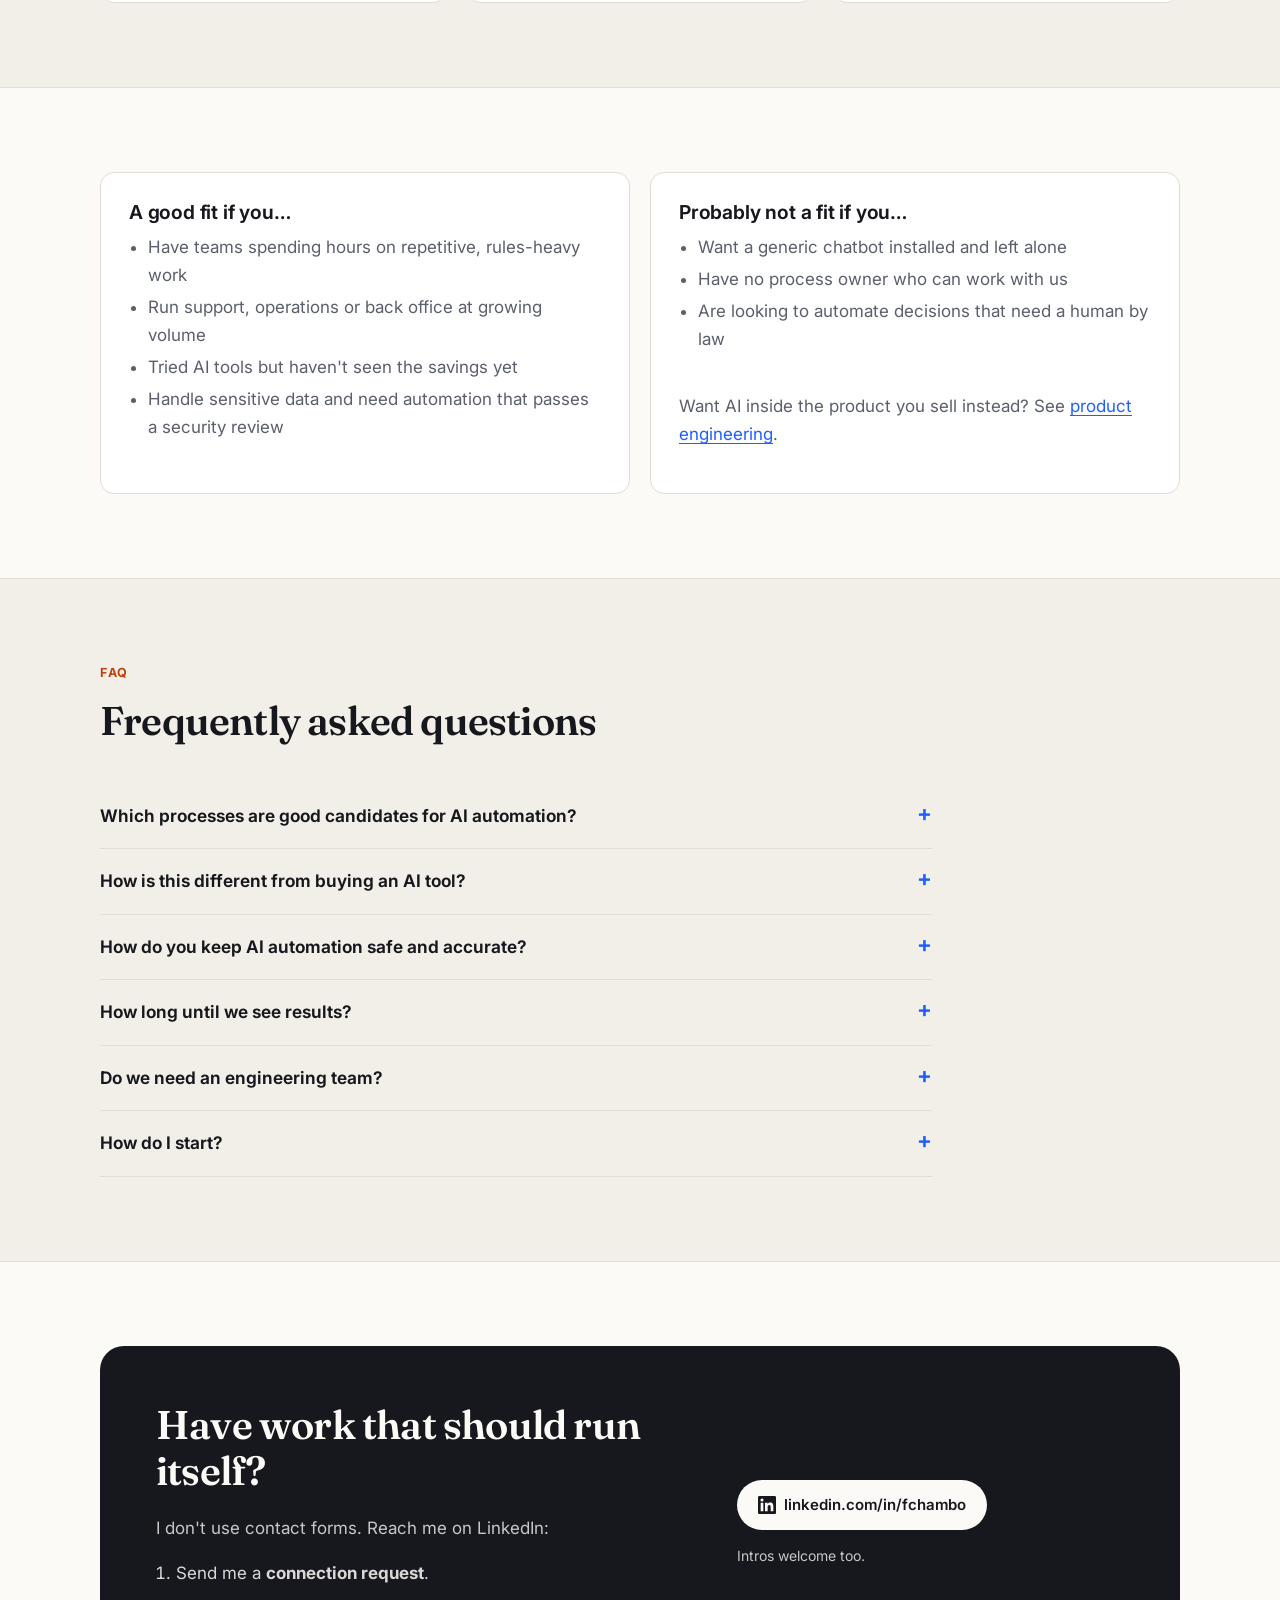
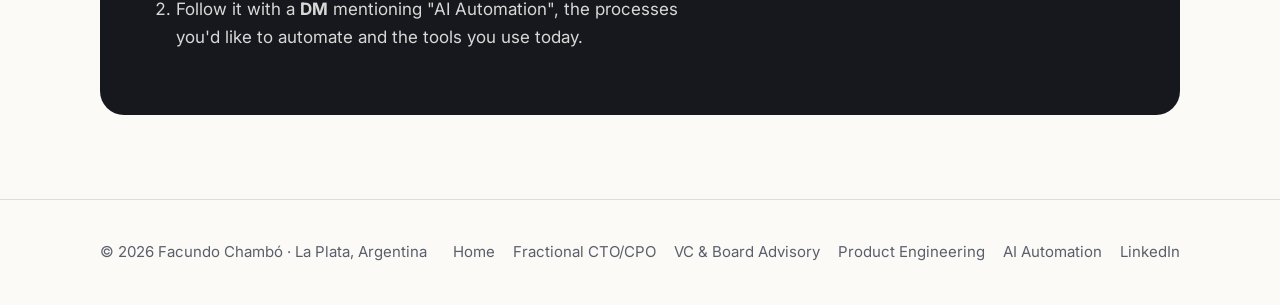
<file: ai-automation/index.html>
<!doctype html>
<html lang="en">
<head>
  <meta charset="utf-8">
  <meta name="viewport" content="width=device-width, initial-scale=1">
  <title>AI Automation Consulting for Business Operations | Facundo Chambó</title>
  <meta name="description" content="AI automation consulting for business operations: find the processes worth automating, build AI agents and workflows that plug into your systems, and run them securely with measurable ROI, led by an experienced CTO.">
  <link rel="canonical" href="https://fchambo.com/ai-automation/">
  <meta name="robots" content="index, follow, max-image-preview:large">
  <meta name="author" content="Facundo Chambó">
  <meta name="theme-color" content="#fbfaf7" media="(prefers-color-scheme: light)">
  <meta name="theme-color" content="#0e1015" media="(prefers-color-scheme: dark)">

  <meta property="og:type" content="website">
  <meta property="og:site_name" content="Facundo Chambó">
  <meta property="og:title" content="AI Automation for Business Operations | Facundo Chambó">
  <meta property="og:description" content="Automate operations with AI agents and workflows that plug into your systems, run securely and pay for themselves.">
  <meta property="og:url" content="https://fchambo.com/ai-automation/">
  <meta property="og:image" content="https://fchambo.com/assets/og-image.png">
  <meta property="og:image:width" content="1200">
  <meta property="og:image:height" content="630">
  <meta name="twitter:card" content="summary_large_image">
  <meta name="twitter:title" content="AI Automation for Business Operations | Facundo Chambó">
  <meta name="twitter:description" content="AI agents and workflows that take manual work out of your operations.">
  <meta name="twitter:image" content="https://fchambo.com/assets/og-image.png">

  <link rel="icon" href="/assets/favicon.svg" type="image/svg+xml">
  <link rel="preconnect" href="https://fonts.googleapis.com">
  <link rel="preconnect" href="https://fonts.gstatic.com" crossorigin>
  <link rel="stylesheet" href="https://fonts.googleapis.com/css2?family=Fraunces:opsz,wght@9..144,600&family=Inter:wght@400;500;600;700&display=swap">
  <link rel="stylesheet" href="/assets/styles.css">

  <script type="application/ld+json">
  {
    "@context": "https://schema.org",
    "@graph": [
      {
        "@type": "Service",
        "@id": "https://fchambo.com/ai-automation/#service",
        "name": "AI Automation for Business Operations",
        "alternateName": ["AI automation consulting", "AI operations automation", "AI agents for business", "Business process automation with AI", "AI workflow automation"],
        "serviceType": "AI automation consulting and implementation",
        "description": "AI automation for business operations: process discovery and ROI prioritization, AI agents and workflows integrated with existing systems (CRM, ERP, ticketing, email, documents), document processing and OCR, human-in-the-loop controls, security and governance, and team enablement.",
        "url": "https://fchambo.com/ai-automation/",
        "provider": { "@type": "Person", "@id": "https://fchambo.com/#person", "name": "Facundo Chambó", "url": "https://fchambo.com/", "sameAs": ["https://www.linkedin.com/in/fchambo"] },
        "areaServed": ["United States", "Latin America", "Europe", "Worldwide"],
        "audience": { "@type": "BusinessAudience", "audienceType": "Small and mid-sized companies, scale-ups and operations teams" }
      },
      {
        "@type": "BreadcrumbList",
        "itemListElement": [
          { "@type": "ListItem", "position": 1, "name": "Home", "item": "https://fchambo.com/" },
          { "@type": "ListItem", "position": 2, "name": "AI Automation for Business Operations", "item": "https://fchambo.com/ai-automation/" }
        ]
      },
      {
        "@type": "FAQPage",
        "mainEntity": [
          { "@type": "Question", "name": "Which processes are good candidates for AI automation?", "acceptedAnswer": { "@type": "Answer", "text": "High-volume, repetitive work that involves reading, classifying or writing: customer support triage and replies, document intake and data extraction, back-office and after-sale operations, reconciliations, reporting, and moving information between systems. We prioritize by volume, cost, error rate and how easy the result is to verify." } },
          { "@type": "Question", "name": "How is this different from buying an AI tool?", "acceptedAnswer": { "@type": "Answer", "text": "Off-the-shelf tools rarely fit your exact process or connect to all your systems. I start from the process and the business case, use existing tools where they fit, and build only what's needed, so the automation runs inside your workflow, with your data, and under your controls." } },
          { "@type": "Question", "name": "How do you keep AI automation safe and accurate?", "acceptedAnswer": { "@type": "Answer", "text": "Every automation gets evaluation against real cases before launch, human review where mistakes are costly, audit logs, access controls and cost limits. I've run AI in production in a SOC 2 Type II company, so security and compliance are part of the design, not an afterthought." } },
          { "@type": "Question", "name": "How long until we see results?", "acceptedAnswer": { "@type": "Answer", "text": "The goal is a first automation in production within weeks, measured against a baseline we agree on up front. Once it proves its value, we expand to the next processes on the roadmap." } },
          { "@type": "Question", "name": "Do we need an engineering team?", "acceptedAnswer": { "@type": "Answer", "text": "No. I can design and build the automations end to end. If you have engineers, I work with them and leave them able to run and extend what we built." } },
          { "@type": "Question", "name": "How do I start?", "acceptedAnswer": { "@type": "Answer", "text": "Send me a connection request on LinkedIn (linkedin.com/in/fchambo) followed by a DM describing the processes you'd like to automate, your team size and the tools you use today." } }
        ]
      }
    ]
  }
  </script>
</head>
<body>
  <a class="skip" href="#main">Skip to content</a>

  <header class="site-header">
    <div class="wrap">
      <a class="brand" href="/" aria-label="Facundo Chambó, home"><span class="brand-mark" aria-hidden="true">FC</span>Facundo Chambó</a>
      <nav class="nav" aria-label="Main">
        <div class="nav-links">
          <a href="/fractional-cto-cpo/">Fractional CTO/CPO</a>
          <a href="/technology-advisory-vc-board/">VC &amp; Board Advisory</a>
          <a href="/product-engineering-startups/">Product Engineering</a>
          <a href="/ai-automation/" aria-current="page">AI Automation</a>
        </div>
        <a class="btn btn-sm" href="#contact">Work with me</a>
      </nav>
    </div>
  </header>

  <main id="main">
    <section class="page-hero">
      <div class="wrap">
        <nav class="crumbs" aria-label="Breadcrumb"><ol><li><a href="/">Home</a></li><li aria-current="page">AI Automation</li></ol></nav>
        <span class="eyebrow">For operations, support and back-office teams</span>
        <h1>AI automation for business operations</h1>
        <p class="lede">Take the repetitive, manual work out of your operations. I find the processes worth automating, build AI agents and workflows that plug into the systems you already use, and run them securely, with results you can measure.</p>
        <div class="hero-actions">
          <a class="btn" href="#contact">Start a conversation</a>
          <a class="btn btn-ghost" href="#included">What's included</a>
        </div>
      </div>
    </section>

    <section id="why">
      <div class="wrap split">
        <div>
          <span class="eyebrow">The problem</span>
          <h2>Plenty of AI pilots. Not much less manual work.</h2>
        </div>
        <div class="prose">
          <p>Most companies have tried AI by now: a chatbot, a few prompts, a tool someone signed up for. Yet the team still copies data between systems, answers the same questions every day and reviews documents by hand. The pilots never reached the processes where the cost actually sits.</p>
          <p>Automation that sticks starts from the process and the business case, not from the model. It connects to your real systems, handles the messy cases, keeps a human in the loop where mistakes are expensive, and reports on what it saved.</p>
          <ul class="checklist">
            <li>Start where volume and cost are highest, with a baseline to measure against.</li>
            <li>Plug into your CRM, ERP, ticketing, email and documents, not a separate tool.</li>
            <li>Secure, auditable and governed, ready for SOC 2 and client security reviews.</li>
            <li>Your team learns to run and extend it, so it doesn't depend on me.</li>
          </ul>
        </div>
      </div>
    </section>

    <section class="alt" id="included">
      <div class="wrap">
        <div class="section-head">
          <span class="eyebrow">What's included</span>
          <h2>From the first process to an automated operation</h2>
        </div>
        <div class="grid-3">
          <div class="card">
            <h3>Process discovery &amp; ROI</h3>
            <ul>
              <li>Map operations with the people who run them</li>
              <li>Size each process by volume, cost and error rate</li>
              <li>Prioritized automation roadmap with a business case</li>
            </ul>
          </div>
          <div class="card">
            <h3>AI agents &amp; workflows</h3>
            <ul>
              <li>Agents that triage, draft, decide and act</li>
              <li>Workflow orchestration across tools and teams</li>
              <li>Build vs. buy: existing tools where they fit</li>
            </ul>
          </div>
          <div class="card">
            <h3>Customer support automation</h3>
            <ul>
              <li>Chatbots and assistants grounded in your data</li>
              <li>Ticket classification, routing and suggested replies</li>
              <li>Clean hand-off to a human when needed</li>
            </ul>
          </div>
          <div class="card">
            <h3>Documents &amp; back office</h3>
            <ul>
              <li>OCR and data extraction from invoices, IDs and contracts</li>
              <li>Validation, reconciliation and reporting</li>
              <li>After-sale and fulfillment operations</li>
            </ul>
          </div>
          <div class="card">
            <h3>Integration &amp; data</h3>
            <ul>
              <li>CRM, ERP, ticketing, email and spreadsheets</li>
              <li>APIs and standards like MCP</li>
              <li>Access to the right data, and only that data</li>
            </ul>
          </div>
          <div class="card">
            <h3>Governance &amp; enablement</h3>
            <ul>
              <li>Evaluation, guardrails and human-in-the-loop review</li>
              <li>Audit logs, access control and cost limits</li>
              <li>Training and playbooks for your team</li>
            </ul>
          </div>
        </div>
      </div>
    </section>

    <section id="process">
      <div class="wrap">
        <div class="section-head">
          <span class="eyebrow">Process</span>
          <h2>How we work</h2>
        </div>
        <ol class="steps">
          <li><h3>Assess</h3><p>Map your operations, measure where the time and money go, and pick the first process with the clearest return.</p></li>
          <li><h3>Pilot</h3><p>Build the first automation on real data, test it against real cases and agree on how success is measured.</p></li>
          <li><h3>Roll out</h3><p>Put it into production with monitoring, human review where needed and a report on what it saves.</p></li>
          <li><h3>Scale</h3><p>Move down the roadmap to the next processes, and hand over to your team as it grows.</p></li>
        </ol>
      </div>
    </section>

    <section class="alt" id="cases">
      <div class="wrap">
        <div class="section-head">
          <span class="eyebrow">Results I've delivered</span>
          <h2>Automation in production</h2>
        </div>
        <div class="grid-3">
          <div class="card">
            <p class="for">Travel · Despegar</p>
            <h3>85% less manual after-sale work</h3>
            <p>Automated after-sale operations at Latin America's leading online travel company, cutting manual work by 85%.</p>
          </div>
          <div class="card">
            <p class="for">Proptech · Homie.mx</p>
            <h3>40% fewer inbound calls</h3>
            <p>A CS/CRM chatbot that cut inbound calls by 40% while lifting NPS and CSAT, alongside an ML-based market-price calculator.</p>
          </div>
          <div class="card">
            <p class="for">Fintech · NoNighter</p>
            <h3>AI agents and OCR, SOC 2 compliant</h3>
            <p>AI agents and OCR running in production, in a company that passed its SOC 2 Type II audit.</p>
          </div>
        </div>
      </div>
    </section>

    <section id="fit">
      <div class="wrap grid-2">
        <div class="card">
          <h3>A good fit if you…</h3>
          <ul>
            <li>Have teams spending hours on repetitive, rules-heavy work</li>
            <li>Run support, operations or back office at growing volume</li>
            <li>Tried AI tools but haven't seen the savings yet</li>
            <li>Handle sensitive data and need automation that passes a security review</li>
          </ul>
        </div>
        <div class="card">
          <h3>Probably not a fit if you…</h3>
          <ul>
            <li>Want a generic chatbot installed and left alone</li>
            <li>Have no process owner who can work with us</li>
            <li>Are looking to automate decisions that need a human by law</li>
          </ul>
          <p style="margin-top:auto">Want AI inside the product you sell instead? See <a href="/product-engineering-startups/">product engineering</a>.</p>
        </div>
      </div>
    </section>

    <section class="alt" id="faq">
      <div class="wrap">
        <div class="section-head">
          <span class="eyebrow">FAQ</span>
          <h2>Frequently asked questions</h2>
        </div>
        <div class="faq">
          <details><summary>Which processes are good candidates for AI automation?</summary><p>High-volume, repetitive work that involves reading, classifying or writing: customer support triage and replies, document intake and data extraction, back-office and after-sale operations, reconciliations, reporting, and moving information between systems. We prioritize by volume, cost, error rate and how easy the result is to verify.</p></details>
          <details><summary>How is this different from buying an AI tool?</summary><p>Off-the-shelf tools rarely fit your exact process or connect to all your systems. I start from the process and the business case, use existing tools where they fit, and build only what's needed, so the automation runs inside your workflow, with your data, and under your controls.</p></details>
          <details><summary>How do you keep AI automation safe and accurate?</summary><p>Every automation gets evaluation against real cases before launch, human review where mistakes are costly, audit logs, access controls and cost limits. I've run AI in production in a SOC 2 Type II company, so security and compliance are part of the design, not an afterthought.</p></details>
          <details><summary>How long until we see results?</summary><p>The goal is a first automation in production within weeks, measured against a baseline we agree on up front. Once it proves its value, we expand to the next processes on the roadmap.</p></details>
          <details><summary>Do we need an engineering team?</summary><p>No. I can design and build the automations end to end. If you have engineers, I work with them and leave them able to run and extend what we built.</p></details>
          <details><summary>How do I start?</summary><p>Send me a connection request on <a href="https://www.linkedin.com/in/fchambo" target="_blank" rel="noopener">LinkedIn</a> followed by a DM describing the processes you'd like to automate, your team size and the tools you use today.</p></details>
        </div>
      </div>
    </section>

    <section id="contact">
      <div class="wrap">
        <div class="cta">
          <div>
            <h2>Have work that should run itself?</h2>
            <p>I don't use contact forms. Reach me on LinkedIn:</p>
            <ol>
              <li>Send me a <strong>connection request</strong>.</li>
              <li>Follow it with a <strong>DM</strong> mentioning "AI Automation", the processes you'd like to automate and the tools you use today.</li>
            </ol>
          </div>
          <div>
            <a class="btn" href="https://www.linkedin.com/in/fchambo" rel="me noopener" target="_blank">
              <svg viewBox="0 0 24 24" fill="currentColor" aria-hidden="true"><path d="M20.45 20.45h-3.56v-5.57c0-1.33-.02-3.04-1.85-3.04-1.85 0-2.14 1.45-2.14 2.94v5.67H9.35V9h3.41v1.56h.05c.48-.9 1.64-1.85 3.37-1.85 3.6 0 4.27 2.37 4.27 5.46v6.28zM5.34 7.43a2.06 2.06 0 1 1 0-4.13 2.06 2.06 0 0 1 0 4.13zM7.12 20.45H3.56V9h3.56v11.45zM22.22 0H1.77C.79 0 0 .77 0 1.73v20.54C0 23.23.79 24 1.77 24h20.45c.98 0 1.78-.77 1.78-1.73V1.73C24 .77 23.2 0 22.22 0z"/></svg>
              linkedin.com/in/fchambo
            </a>
            <p class="note">Intros welcome too.</p>
          </div>
        </div>
      </div>
    </section>
  </main>

  <footer class="site-footer">
    <div class="wrap">
      <span>© <span id="y">2026</span> Facundo Chambó · La Plata, Argentina</span>
      <nav aria-label="Footer">
        <a href="/">Home</a>
        <a href="/fractional-cto-cpo/">Fractional CTO/CPO</a>
        <a href="/technology-advisory-vc-board/">VC &amp; Board Advisory</a>
        <a href="/product-engineering-startups/">Product Engineering</a>
        <a href="/ai-automation/">AI Automation</a>
        <a href="https://www.linkedin.com/in/fchambo" rel="me noopener" target="_blank">LinkedIn</a>
      </nav>
    </div>
  </footer>
  <script>document.getElementById("y").textContent = new Date().getFullYear();</script>
</body>
</html>
</file>
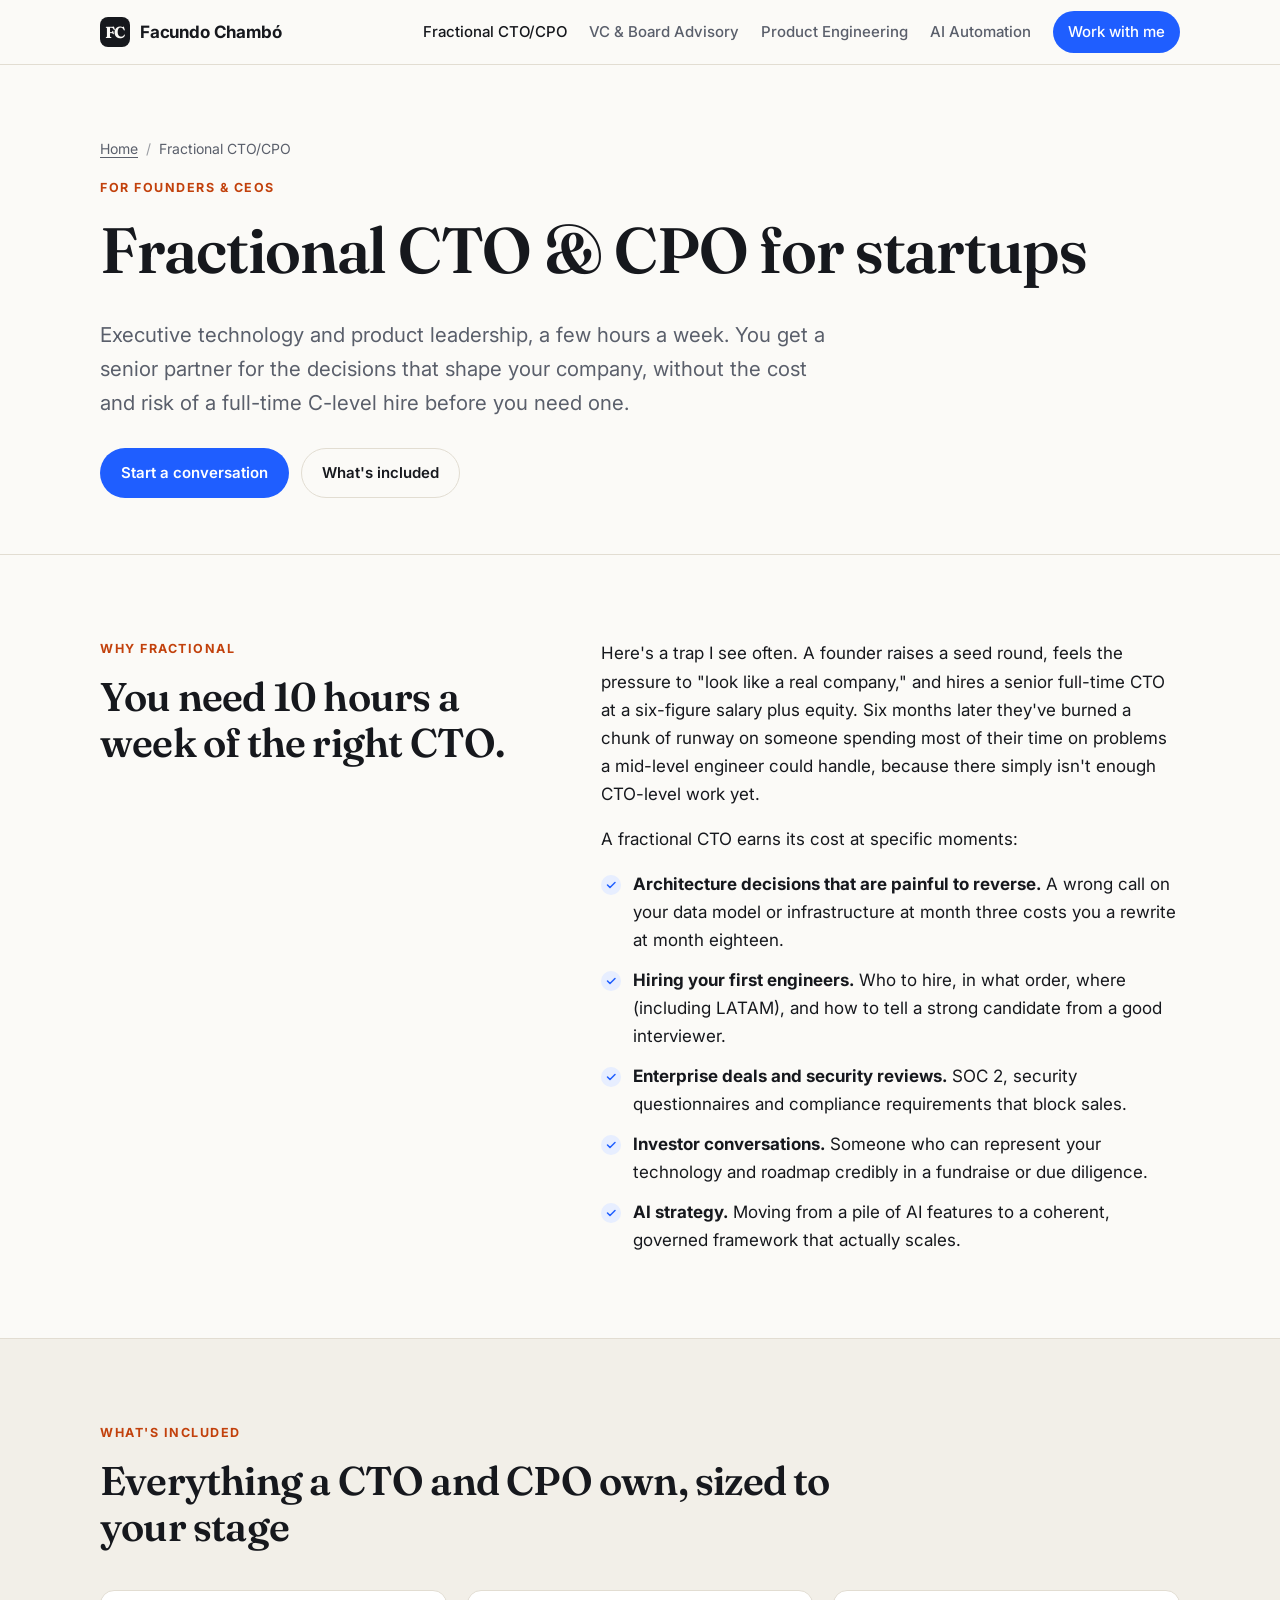
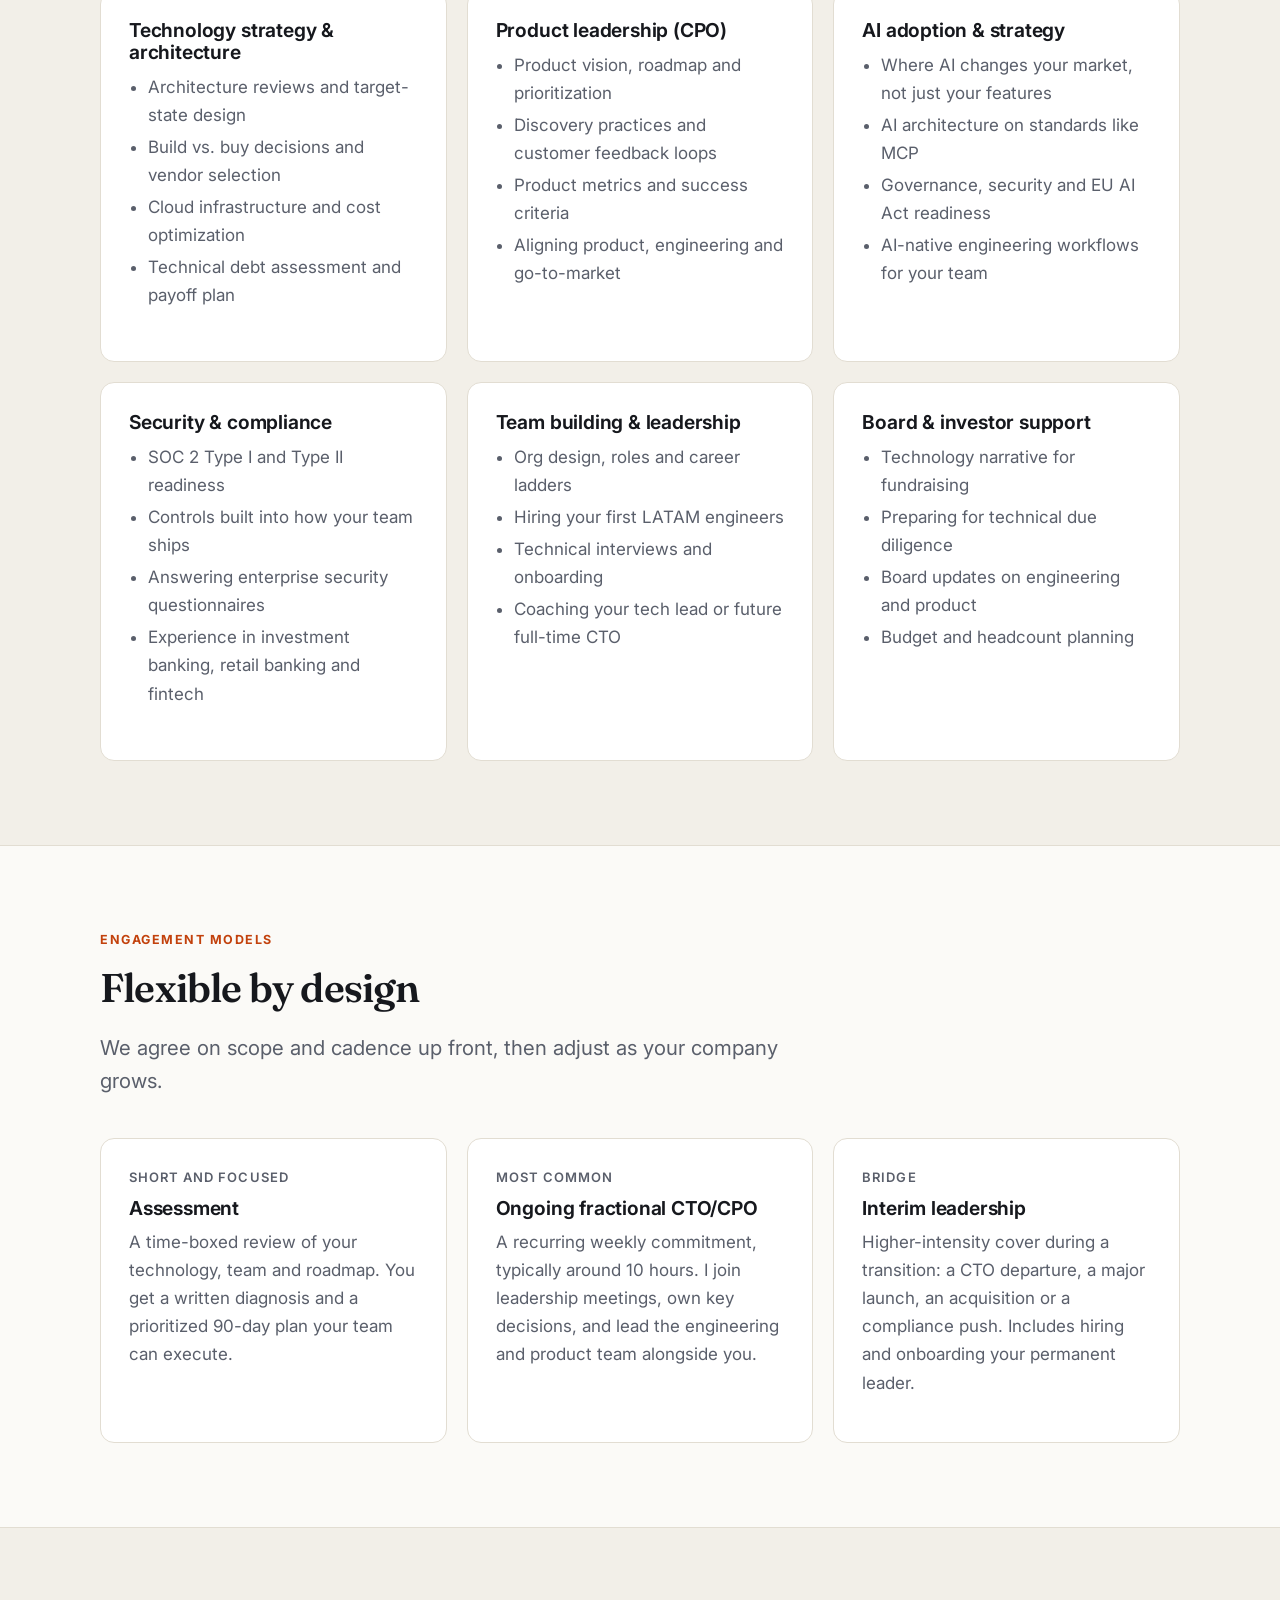
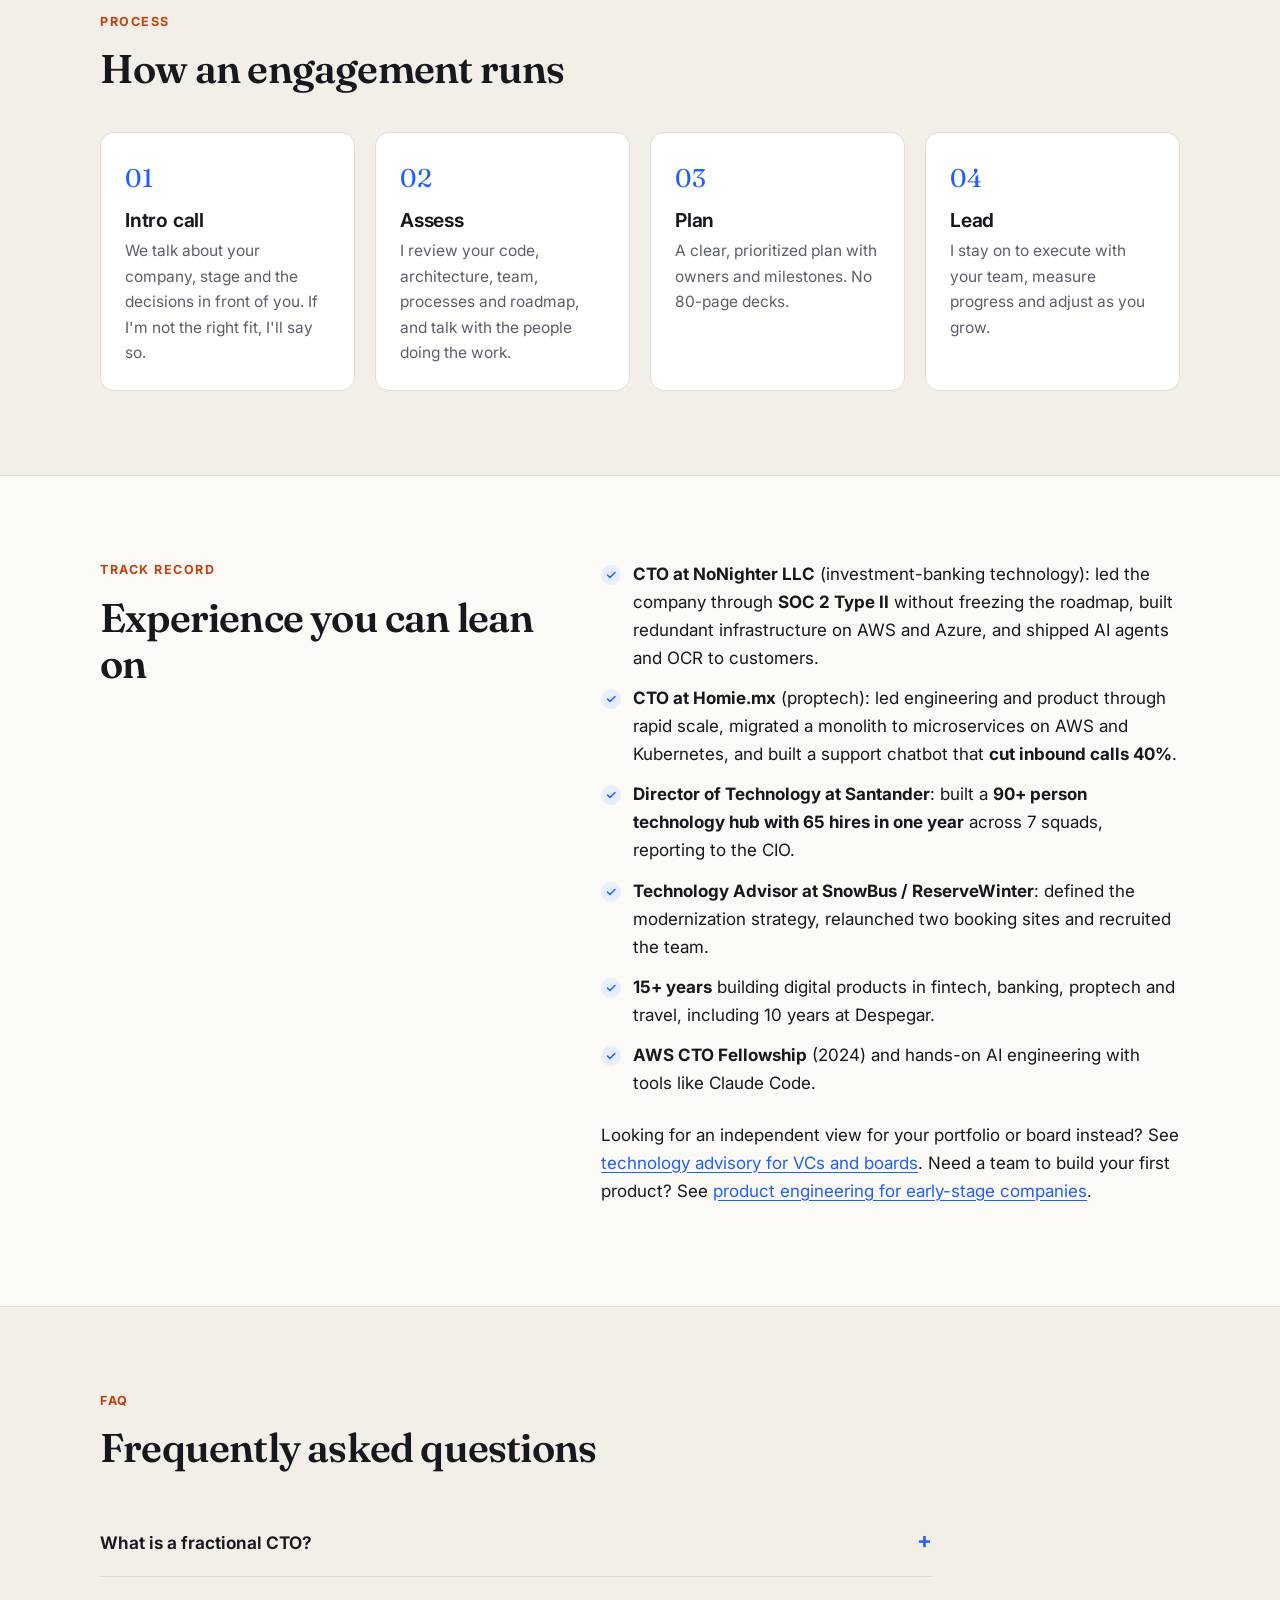
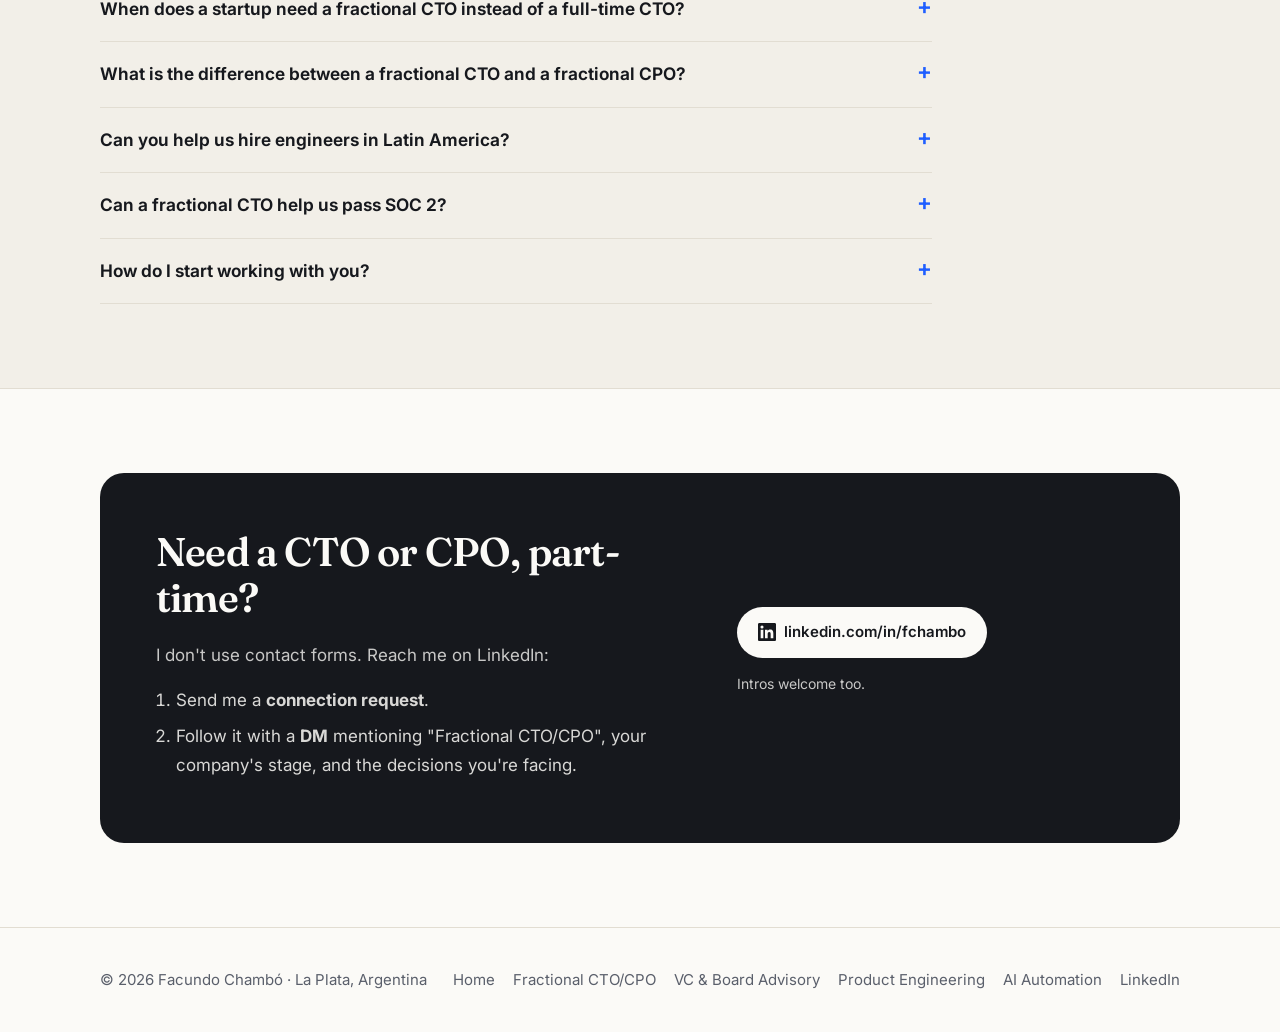
<file: fractional-cto-cpo/index.html>
<!doctype html>
<html lang="en">
<head>
  <meta charset="utf-8">
  <meta name="viewport" content="width=device-width, initial-scale=1">
  <title>Fractional CTO &amp; CPO for Startups | Facundo Chambó</title>
  <meta name="description" content="Hire a fractional CTO or CPO for your startup. Ex-CTO Homie.mx and ex-Director of Technology at Santander. Architecture, AI adoption, SOC 2 readiness and building your engineering team in LATAM.">
  <link rel="canonical" href="https://fchambo.com/fractional-cto-cpo/">
  <meta name="robots" content="index, follow, max-image-preview:large">
  <meta name="author" content="Facundo Chambó">
  <meta name="theme-color" content="#fbfaf7" media="(prefers-color-scheme: light)">
  <meta name="theme-color" content="#0e1015" media="(prefers-color-scheme: dark)">

  <meta property="og:type" content="website">
  <meta property="og:site_name" content="Facundo Chambó">
  <meta property="og:title" content="Fractional CTO &amp; CPO for Startups | Facundo Chambó">
  <meta property="og:description" content="Executive technology and product leadership, a few hours a week. Architecture, AI adoption, SOC 2 readiness and engineering hiring.">
  <meta property="og:url" content="https://fchambo.com/fractional-cto-cpo/">
  <meta property="og:image" content="https://fchambo.com/assets/og-image.png">
  <meta property="og:image:width" content="1200">
  <meta property="og:image:height" content="630">
  <meta name="twitter:card" content="summary_large_image">
  <meta name="twitter:title" content="Fractional CTO &amp; CPO for Startups | Facundo Chambó">
  <meta name="twitter:description" content="Executive technology and product leadership, a few hours a week.">
  <meta name="twitter:image" content="https://fchambo.com/assets/og-image.png">

  <link rel="icon" href="/assets/favicon.svg" type="image/svg+xml">
  <link rel="preconnect" href="https://fonts.googleapis.com">
  <link rel="preconnect" href="https://fonts.gstatic.com" crossorigin>
  <link rel="stylesheet" href="https://fonts.googleapis.com/css2?family=Fraunces:opsz,wght@9..144,600&family=Inter:wght@400;500;600;700&display=swap">
  <link rel="stylesheet" href="/assets/styles.css">

  <script type="application/ld+json">
  {
    "@context": "https://schema.org",
    "@graph": [
      {
        "@type": "Service",
        "@id": "https://fchambo.com/fractional-cto-cpo/#service",
        "name": "Fractional CTO/CPO",
        "alternateName": ["Fractional CTO", "Fractional CPO", "Part-time CTO", "Interim CTO", "Fractional VP of Engineering"],
        "serviceType": "Fractional executive technology and product leadership",
        "description": "Part-time CTO and CPO leadership for startups: technology and product strategy, architecture, AI adoption, SOC 2 readiness, engineering hiring and team leadership.",
        "url": "https://fchambo.com/fractional-cto-cpo/",
        "provider": { "@type": "Person", "@id": "https://fchambo.com/#person", "name": "Facundo Chambó", "url": "https://fchambo.com/", "sameAs": ["https://www.linkedin.com/in/fchambo"] },
        "areaServed": ["United States", "Latin America", "Europe", "Worldwide"],
        "audience": { "@type": "BusinessAudience", "audienceType": "Startup founders and CEOs" }
      },
      {
        "@type": "BreadcrumbList",
        "itemListElement": [
          { "@type": "ListItem", "position": 1, "name": "Home", "item": "https://fchambo.com/" },
          { "@type": "ListItem", "position": 2, "name": "Fractional CTO/CPO", "item": "https://fchambo.com/fractional-cto-cpo/" }
        ]
      },
      {
        "@type": "FAQPage",
        "mainEntity": [
          { "@type": "Question", "name": "What is a fractional CTO?", "acceptedAnswer": { "@type": "Answer", "text": "A fractional CTO is an experienced Chief Technology Officer who works with your company part-time, typically a set number of hours per week, instead of as a full-time employee. You get executive-level technology leadership for architecture, hiring, security and strategy at a fraction of the cost of a full-time hire." } },
          { "@type": "Question", "name": "When does a startup need a fractional CTO instead of a full-time CTO?", "acceptedAnswer": { "@type": "Answer", "text": "Most pre-seed to Series A startups don't have 40 hours a week of CTO-level work. They need around 10 hours a week of the right CTO: someone to make architecture decisions that are hard to reverse, hire the first engineers, prepare for security reviews like SOC 2, and represent technology to investors. A fractional CTO fits until the company has enough scale to justify a full-time executive." } },
          { "@type": "Question", "name": "What is the difference between a fractional CTO and a fractional CPO?", "acceptedAnswer": { "@type": "Answer", "text": "A fractional CTO owns how the product is built: architecture, engineering team, infrastructure, security. A fractional CPO owns what gets built and why: discovery, roadmap, prioritization and product metrics. In early-stage companies the two roles overlap heavily, so I often cover both." } },
          { "@type": "Question", "name": "Can you help us hire engineers in Latin America?", "acceptedAnswer": { "@type": "Answer", "text": "Yes. I'm based in Argentina and help startups define roles, run technical interviews and onboard their first LATAM engineers, so you get time-zone-aligned talent for US teams with a leader who knows the market." } },
          { "@type": "Question", "name": "Can a fractional CTO help us pass SOC 2?", "acceptedAnswer": { "@type": "Answer", "text": "Yes. In my most recent CTO role we passed SOC 2 Type II without freezing the roadmap. The approach is to build controls into how teams already ship, so the audit trail becomes a byproduct of good engineering instead of a separate project." } },
          { "@type": "Question", "name": "How do I start working with you?", "acceptedAnswer": { "@type": "Answer", "text": "Send me a connection request on LinkedIn (linkedin.com/in/fchambo) followed by a DM with your company's stage and what you need. We'll set up an intro call from there." } }
        ]
      }
    ]
  }
  </script>
</head>
<body>
  <a class="skip" href="#main">Skip to content</a>

  <header class="site-header">
    <div class="wrap">
      <a class="brand" href="/" aria-label="Facundo Chambó, home"><span class="brand-mark" aria-hidden="true">FC</span>Facundo Chambó</a>
      <nav class="nav" aria-label="Main">
        <div class="nav-links">
          <a href="/fractional-cto-cpo/" aria-current="page">Fractional CTO/CPO</a>
          <a href="/technology-advisory-vc-board/">VC &amp; Board Advisory</a>
          <a href="/product-engineering-startups/">Product Engineering</a>
          <a href="/ai-automation/">AI Automation</a>
        </div>
        <a class="btn btn-sm" href="#contact">Work with me</a>
      </nav>
    </div>
  </header>

  <main id="main">
    <section class="page-hero">
      <div class="wrap">
        <nav class="crumbs" aria-label="Breadcrumb"><ol><li><a href="/">Home</a></li><li aria-current="page">Fractional CTO/CPO</li></ol></nav>
        <span class="eyebrow">For founders &amp; CEOs</span>
        <h1>Fractional CTO &amp; CPO for startups</h1>
        <p class="lede">Executive technology and product leadership, a few hours a week. You get a senior partner for the decisions that shape your company, without the cost and risk of a full-time C-level hire before you need one.</p>
        <div class="hero-actions">
          <a class="btn" href="#contact">Start a conversation</a>
          <a class="btn btn-ghost" href="#included">What's included</a>
        </div>
      </div>
    </section>

    <section id="why">
      <div class="wrap split">
        <div>
          <span class="eyebrow">Why fractional</span>
          <h2>You need 10 hours a week of the right CTO.</h2>
        </div>
        <div class="prose">
          <p>Here's a trap I see often. A founder raises a seed round, feels the pressure to "look like a real company," and hires a senior full-time CTO at a six-figure salary plus equity. Six months later they've burned a chunk of runway on someone spending most of their time on problems a mid-level engineer could handle, because there simply isn't enough CTO-level work yet.</p>
          <p>A fractional CTO earns its cost at specific moments:</p>
          <ul class="checklist">
            <li><strong>Architecture decisions that are painful to reverse.</strong> A wrong call on your data model or infrastructure at month three costs you a rewrite at month eighteen.</li>
            <li><strong>Hiring your first engineers.</strong> Who to hire, in what order, where (including LATAM), and how to tell a strong candidate from a good interviewer.</li>
            <li><strong>Enterprise deals and security reviews.</strong> SOC 2, security questionnaires and compliance requirements that block sales.</li>
            <li><strong>Investor conversations.</strong> Someone who can represent your technology and roadmap credibly in a fundraise or due diligence.</li>
            <li><strong>AI strategy.</strong> Moving from a pile of AI features to a coherent, governed framework that actually scales.</li>
          </ul>
        </div>
      </div>
    </section>

    <section class="alt" id="included">
      <div class="wrap">
        <div class="section-head">
          <span class="eyebrow">What's included</span>
          <h2>Everything a CTO and CPO own, sized to your stage</h2>
        </div>
        <div class="grid-3">
          <div class="card">
            <h3>Technology strategy &amp; architecture</h3>
            <ul>
              <li>Architecture reviews and target-state design</li>
              <li>Build vs. buy decisions and vendor selection</li>
              <li>Cloud infrastructure and cost optimization</li>
              <li>Technical debt assessment and payoff plan</li>
            </ul>
          </div>
          <div class="card">
            <h3>Product leadership (CPO)</h3>
            <ul>
              <li>Product vision, roadmap and prioritization</li>
              <li>Discovery practices and customer feedback loops</li>
              <li>Product metrics and success criteria</li>
              <li>Aligning product, engineering and go-to-market</li>
            </ul>
          </div>
          <div class="card">
            <h3>AI adoption &amp; strategy</h3>
            <ul>
              <li>Where AI changes your market, not just your features</li>
              <li>AI architecture on standards like MCP</li>
              <li>Governance, security and EU AI Act readiness</li>
              <li>AI-native engineering workflows for your team</li>
            </ul>
          </div>
          <div class="card">
            <h3>Security &amp; compliance</h3>
            <ul>
              <li>SOC 2 Type I and Type II readiness</li>
              <li>Controls built into how your team ships</li>
              <li>Answering enterprise security questionnaires</li>
              <li>Experience in investment banking, retail banking and fintech</li>
            </ul>
          </div>
          <div class="card">
            <h3>Team building &amp; leadership</h3>
            <ul>
              <li>Org design, roles and career ladders</li>
              <li>Hiring your first LATAM engineers</li>
              <li>Technical interviews and onboarding</li>
              <li>Coaching your tech lead or future full-time CTO</li>
            </ul>
          </div>
          <div class="card">
            <h3>Board &amp; investor support</h3>
            <ul>
              <li>Technology narrative for fundraising</li>
              <li>Preparing for technical due diligence</li>
              <li>Board updates on engineering and product</li>
              <li>Budget and headcount planning</li>
            </ul>
          </div>
        </div>
      </div>
    </section>

    <section id="engagement">
      <div class="wrap">
        <div class="section-head">
          <span class="eyebrow">Engagement models</span>
          <h2>Flexible by design</h2>
          <p class="lede">We agree on scope and cadence up front, then adjust as your company grows.</p>
        </div>
        <div class="grid-3">
          <div class="card">
            <p class="for">Short and focused</p>
            <h3>Assessment</h3>
            <p>A time-boxed review of your technology, team and roadmap. You get a written diagnosis and a prioritized 90-day plan your team can execute.</p>
          </div>
          <div class="card">
            <p class="for">Most common</p>
            <h3>Ongoing fractional CTO/CPO</h3>
            <p>A recurring weekly commitment, typically around 10 hours. I join leadership meetings, own key decisions, and lead the engineering and product team alongside you.</p>
          </div>
          <div class="card">
            <p class="for">Bridge</p>
            <h3>Interim leadership</h3>
            <p>Higher-intensity cover during a transition: a CTO departure, a major launch, an acquisition or a compliance push. Includes hiring and onboarding your permanent leader.</p>
          </div>
        </div>
      </div>
    </section>

    <section class="alt" id="process">
      <div class="wrap">
        <div class="section-head">
          <span class="eyebrow">Process</span>
          <h2>How an engagement runs</h2>
        </div>
        <ol class="steps">
          <li><h3>Intro call</h3><p>We talk about your company, stage and the decisions in front of you. If I'm not the right fit, I'll say so.</p></li>
          <li><h3>Assess</h3><p>I review your code, architecture, team, processes and roadmap, and talk with the people doing the work.</p></li>
          <li><h3>Plan</h3><p>A clear, prioritized plan with owners and milestones. No 80-page decks.</p></li>
          <li><h3>Lead</h3><p>I stay on to execute with your team, measure progress and adjust as you grow.</p></li>
        </ol>
      </div>
    </section>

    <section id="results">
      <div class="wrap split">
        <div>
          <span class="eyebrow">Track record</span>
          <h2>Experience you can lean on</h2>
        </div>
        <div class="prose">
          <ul class="checklist">
            <li><strong>CTO at NoNighter LLC</strong> (investment-banking technology): led the company through <strong>SOC 2 Type II</strong> without freezing the roadmap, built redundant infrastructure on AWS and Azure, and shipped AI agents and OCR to customers.</li>
            <li><strong>CTO at Homie.mx</strong> (proptech): led engineering and product through rapid scale, migrated a monolith to microservices on AWS and Kubernetes, and built a support chatbot that <strong>cut inbound calls 40%</strong>.</li>
            <li><strong>Director of Technology at Santander</strong>: built a <strong>90+ person technology hub with 65 hires in one year</strong> across 7 squads, reporting to the CIO.</li>
            <li><strong>Technology Advisor at SnowBus / ReserveWinter</strong>: defined the modernization strategy, relaunched two booking sites and recruited the team.</li>
            <li><strong>15+ years</strong> building digital products in fintech, banking, proptech and travel, including 10 years at Despegar.</li>
            <li><strong>AWS CTO Fellowship</strong> (2024) and hands-on AI engineering with tools like Claude Code.</li>
          </ul>
          <p style="margin-top:1.4em">Looking for an independent view for your portfolio or board instead? See <a href="/technology-advisory-vc-board/">technology advisory for VCs and boards</a>. Need a team to build your first product? See <a href="/product-engineering-startups/">product engineering for early-stage companies</a>.</p>
        </div>
      </div>
    </section>

    <section class="alt" id="faq">
      <div class="wrap">
        <div class="section-head">
          <span class="eyebrow">FAQ</span>
          <h2>Frequently asked questions</h2>
        </div>
        <div class="faq">
          <details><summary>What is a fractional CTO?</summary><p>A fractional CTO is an experienced Chief Technology Officer who works with your company part-time, typically a set number of hours per week, instead of as a full-time employee. You get executive-level technology leadership for architecture, hiring, security and strategy at a fraction of the cost of a full-time hire.</p></details>
          <details><summary>When does a startup need a fractional CTO instead of a full-time CTO?</summary><p>Most pre-seed to Series A startups don't have 40 hours a week of CTO-level work. They need around 10 hours a week of the right CTO: someone to make architecture decisions that are hard to reverse, hire the first engineers, prepare for security reviews like SOC 2, and represent technology to investors. A fractional CTO fits until the company has enough scale to justify a full-time executive.</p></details>
          <details><summary>What is the difference between a fractional CTO and a fractional CPO?</summary><p>A fractional CTO owns how the product is built: architecture, engineering team, infrastructure, security. A fractional CPO owns what gets built and why: discovery, roadmap, prioritization and product metrics. In early-stage companies the two roles overlap heavily, so I often cover both.</p></details>
          <details><summary>Can you help us hire engineers in Latin America?</summary><p>Yes. I'm based in Argentina and help startups define roles, run technical interviews and onboard their first LATAM engineers, so you get time-zone-aligned talent for US teams with a leader who knows the market.</p></details>
          <details><summary>Can a fractional CTO help us pass SOC 2?</summary><p>Yes. In my most recent CTO role we passed SOC 2 Type II without freezing the roadmap. The approach is to build controls into how teams already ship, so the audit trail becomes a byproduct of good engineering instead of a separate project.</p></details>
          <details><summary>How do I start working with you?</summary><p>Send me a connection request on <a href="https://www.linkedin.com/in/fchambo" target="_blank" rel="noopener">LinkedIn</a> followed by a DM with your company's stage and what you need. We'll set up an intro call from there.</p></details>
        </div>
      </div>
    </section>

    <section id="contact">
      <div class="wrap">
        <div class="cta">
          <div>
            <h2>Need a CTO or CPO, part-time?</h2>
            <p>I don't use contact forms. Reach me on LinkedIn:</p>
            <ol>
              <li>Send me a <strong>connection request</strong>.</li>
              <li>Follow it with a <strong>DM</strong> mentioning "Fractional CTO/CPO", your company's stage, and the decisions you're facing.</li>
            </ol>
          </div>
          <div>
            <a class="btn" href="https://www.linkedin.com/in/fchambo" rel="me noopener" target="_blank">
              <svg viewBox="0 0 24 24" fill="currentColor" aria-hidden="true"><path d="M20.45 20.45h-3.56v-5.57c0-1.33-.02-3.04-1.85-3.04-1.85 0-2.14 1.45-2.14 2.94v5.67H9.35V9h3.41v1.56h.05c.48-.9 1.64-1.85 3.37-1.85 3.6 0 4.27 2.37 4.27 5.46v6.28zM5.34 7.43a2.06 2.06 0 1 1 0-4.13 2.06 2.06 0 0 1 0 4.13zM7.12 20.45H3.56V9h3.56v11.45zM22.22 0H1.77C.79 0 0 .77 0 1.73v20.54C0 23.23.79 24 1.77 24h20.45c.98 0 1.78-.77 1.78-1.73V1.73C24 .77 23.2 0 22.22 0z"/></svg>
              linkedin.com/in/fchambo
            </a>
            <p class="note">Intros welcome too.</p>
          </div>
        </div>
      </div>
    </section>
  </main>

  <footer class="site-footer">
    <div class="wrap">
      <span>© <span id="y">2026</span> Facundo Chambó · La Plata, Argentina</span>
      <nav aria-label="Footer">
        <a href="/">Home</a>
        <a href="/fractional-cto-cpo/">Fractional CTO/CPO</a>
        <a href="/technology-advisory-vc-board/">VC &amp; Board Advisory</a>
        <a href="/product-engineering-startups/">Product Engineering</a>
        <a href="/ai-automation/">AI Automation</a>
        <a href="https://www.linkedin.com/in/fchambo" rel="me noopener" target="_blank">LinkedIn</a>
      </nav>
    </div>
  </footer>
  <script>document.getElementById("y").textContent = new Date().getFullYear();</script>
</body>
</html>
</file>
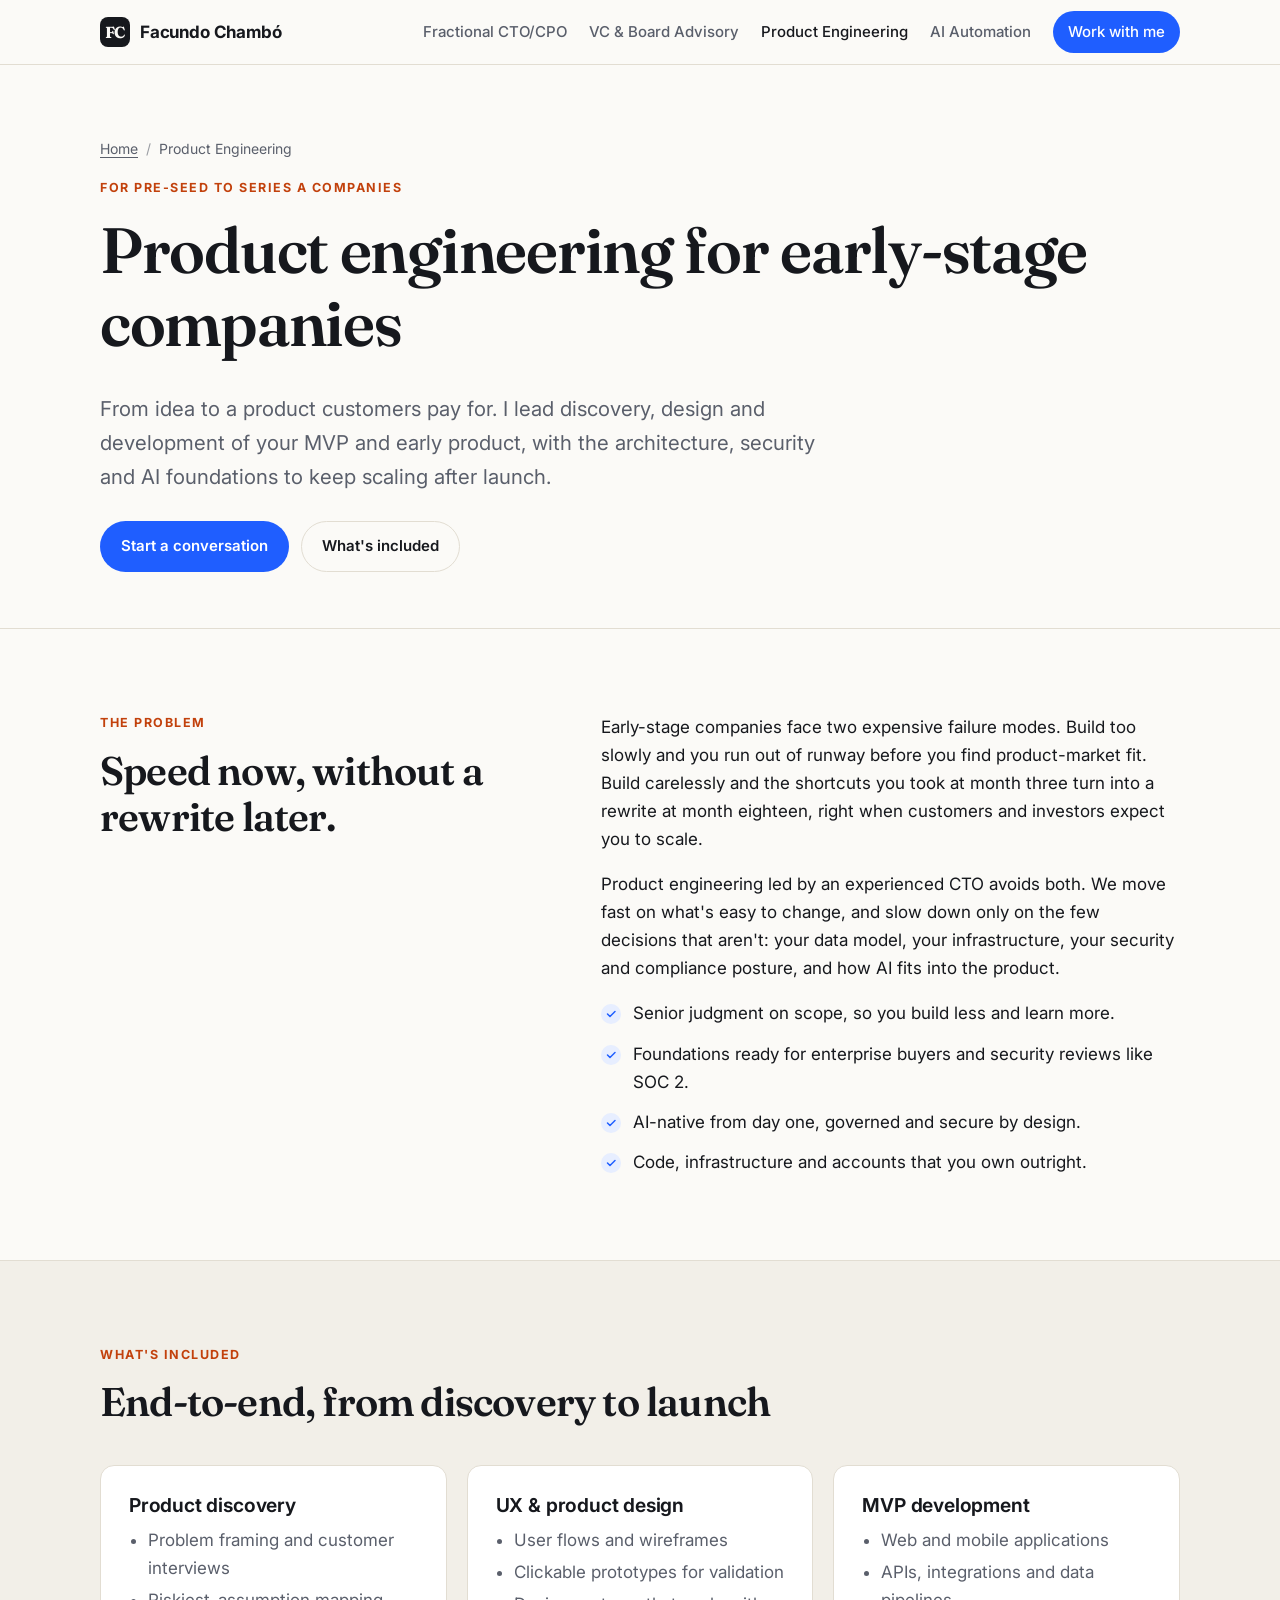
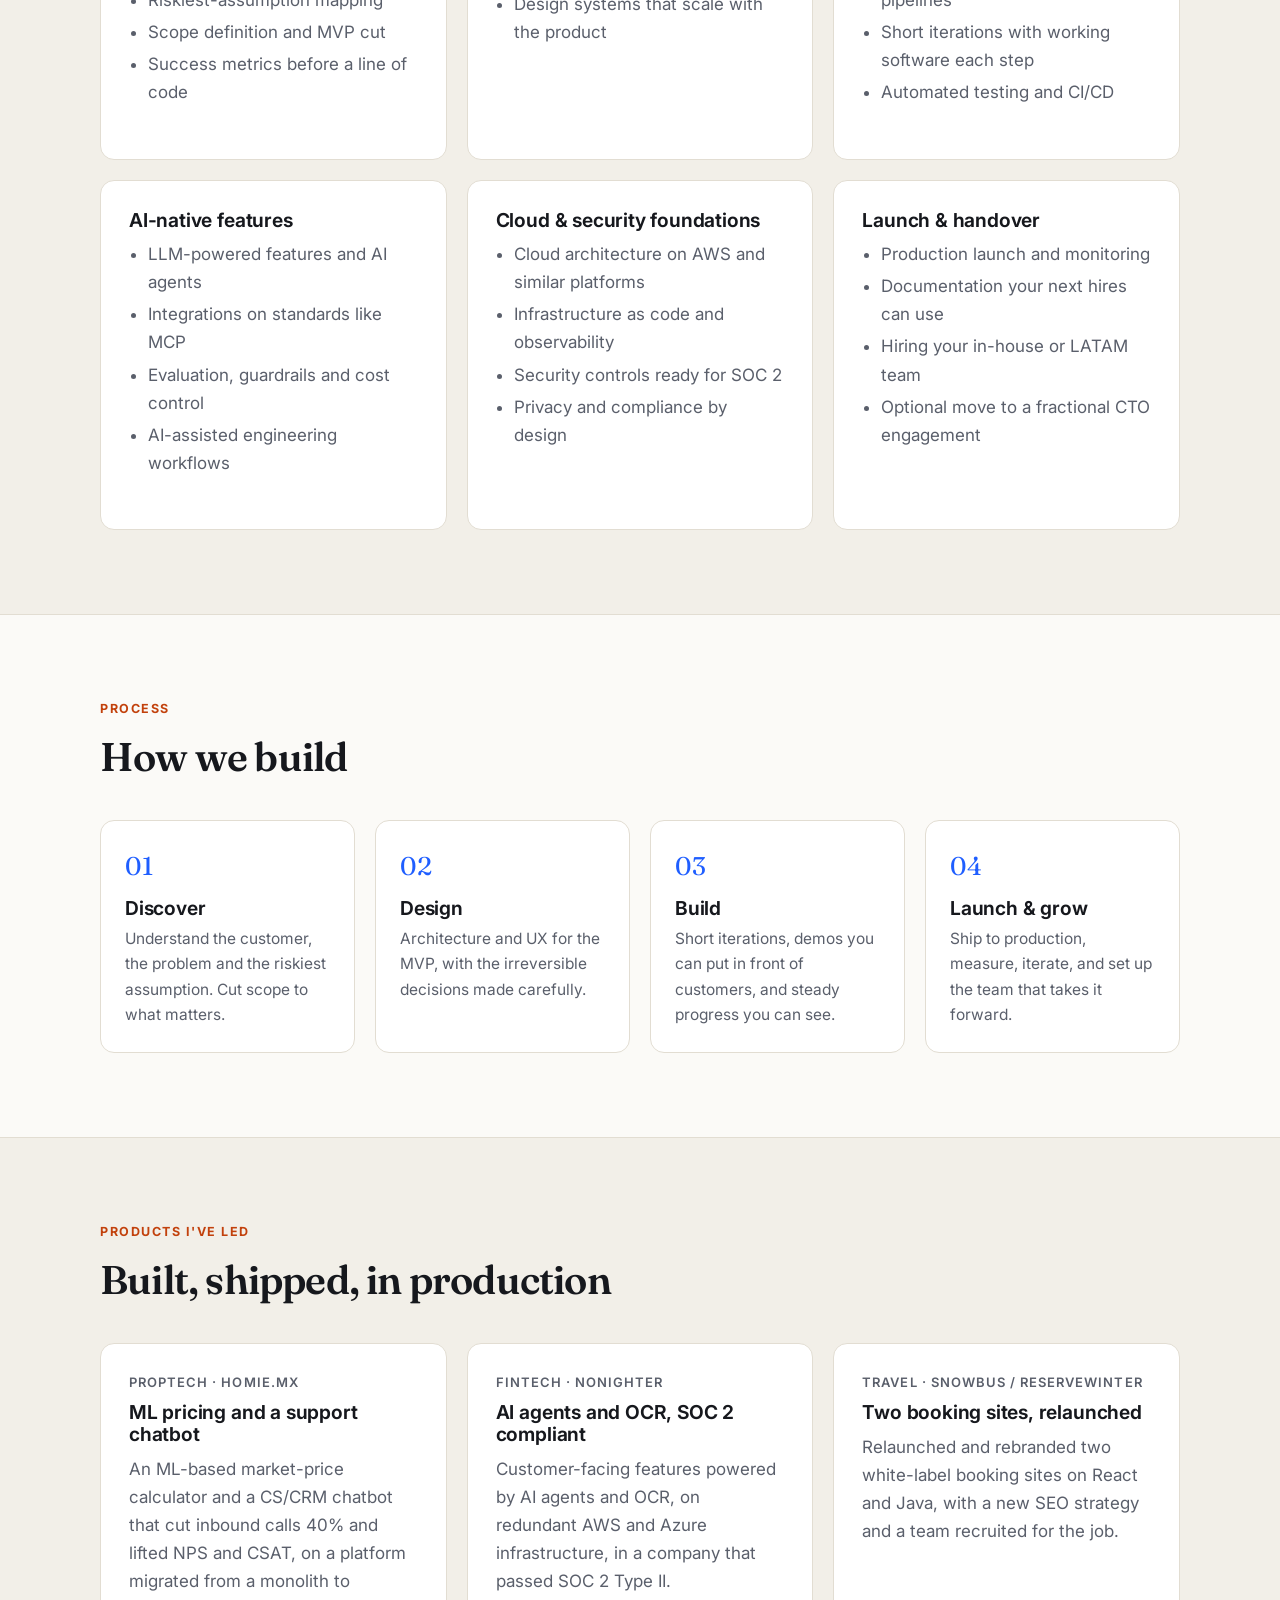
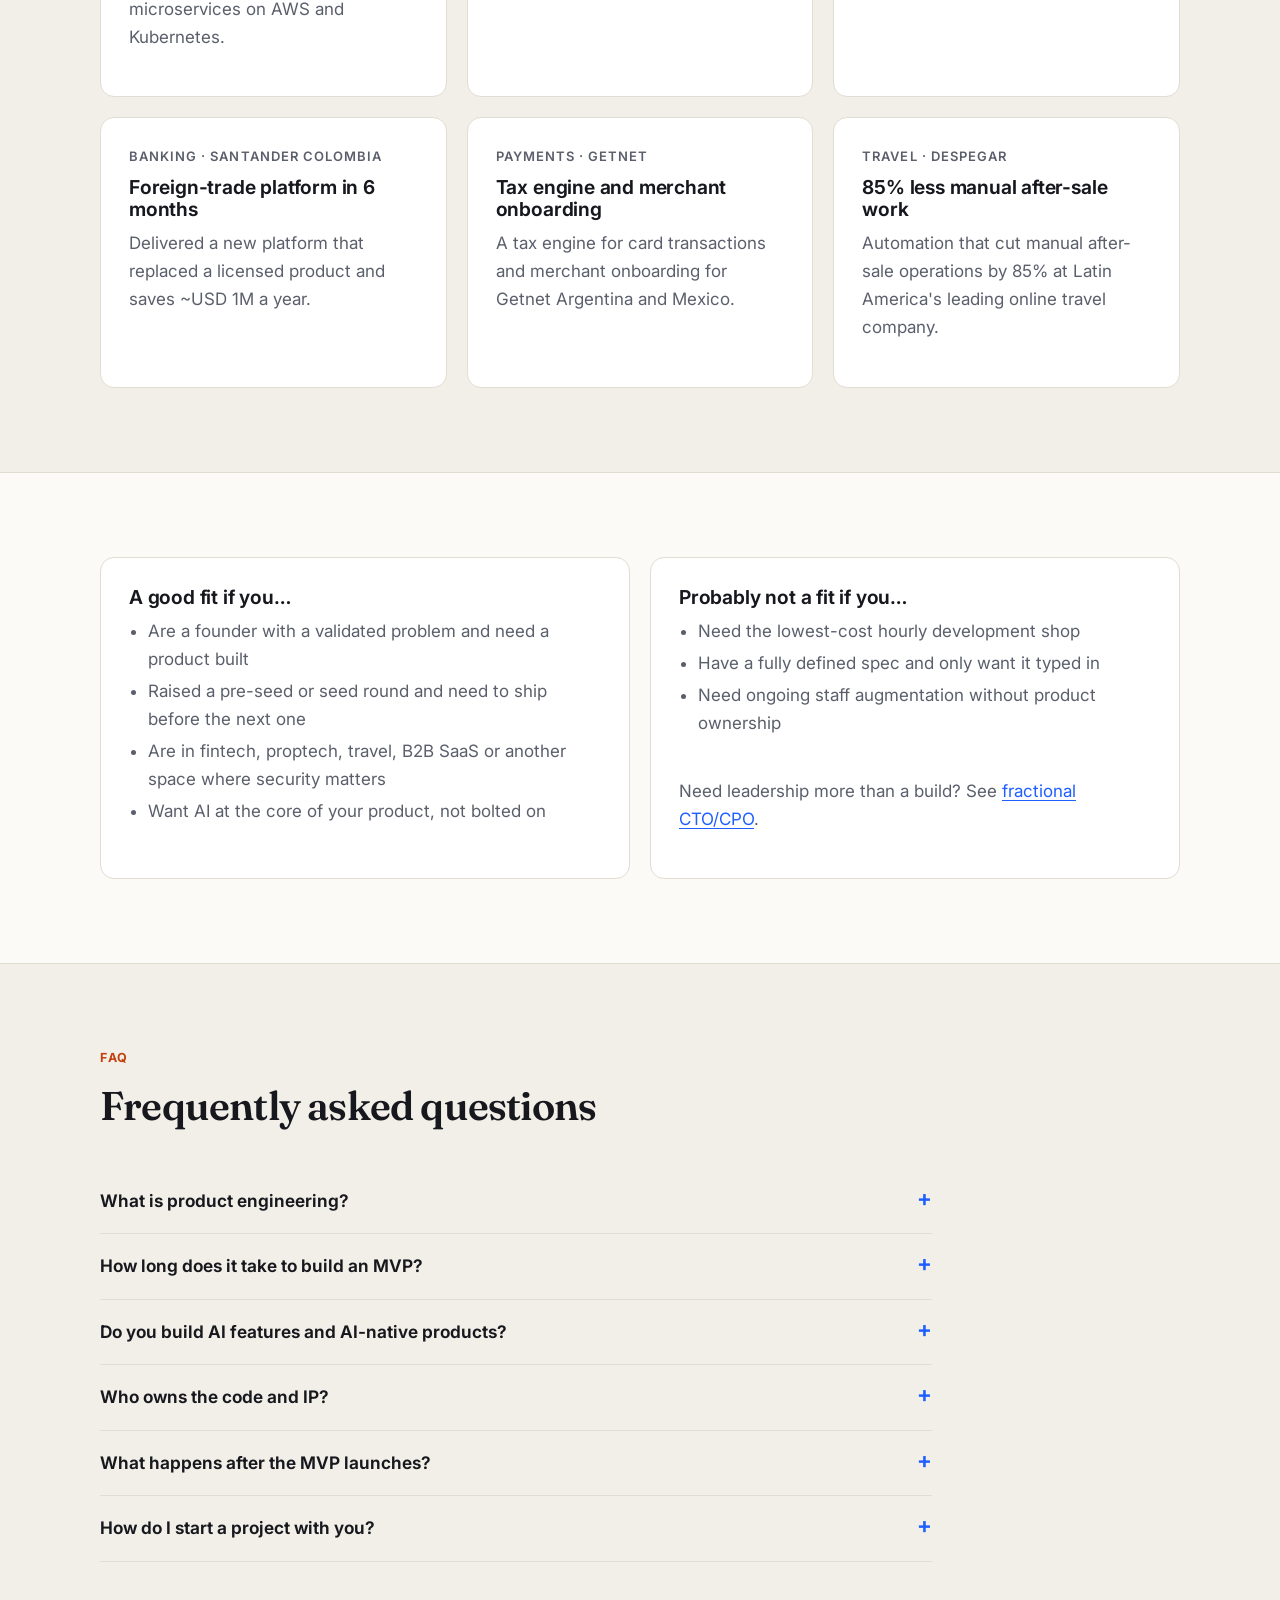
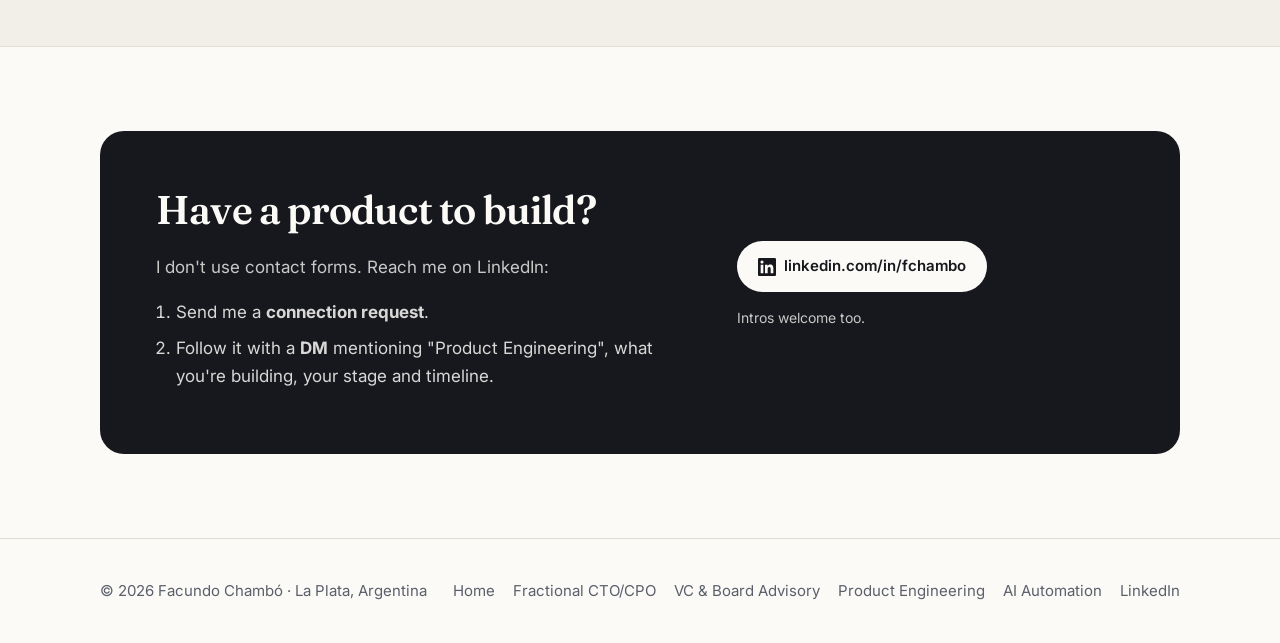
<file: product-engineering-startups/index.html>
<!doctype html>
<html lang="en">
<head>
  <meta charset="utf-8">
  <meta name="viewport" content="width=device-width, initial-scale=1">
  <title>Product Engineering for Early-Stage Startups | MVP Development | Facundo Chambó</title>
  <meta name="description" content="Product engineering for early-stage companies: product discovery, MVP design and development, AI-native features, and scalable, secure foundations, led by an experienced CTO.">
  <link rel="canonical" href="https://fchambo.com/product-engineering-startups/">
  <meta name="robots" content="index, follow, max-image-preview:large">
  <meta name="author" content="Facundo Chambó">
  <meta name="theme-color" content="#fbfaf7" media="(prefers-color-scheme: light)">
  <meta name="theme-color" content="#0e1015" media="(prefers-color-scheme: dark)">

  <meta property="og:type" content="website">
  <meta property="og:site_name" content="Facundo Chambó">
  <meta property="og:title" content="Product Engineering for Early-Stage Startups | Facundo Chambó">
  <meta property="og:description" content="From idea to a product customers pay for: discovery, MVP development, AI-native features and foundations that scale.">
  <meta property="og:url" content="https://fchambo.com/product-engineering-startups/">
  <meta property="og:image" content="https://fchambo.com/assets/og-image.png">
  <meta property="og:image:width" content="1200">
  <meta property="og:image:height" content="630">
  <meta name="twitter:card" content="summary_large_image">
  <meta name="twitter:title" content="Product Engineering for Early-Stage Startups | Facundo Chambó">
  <meta name="twitter:description" content="From idea to a product customers pay for.">
  <meta name="twitter:image" content="https://fchambo.com/assets/og-image.png">

  <link rel="icon" href="/assets/favicon.svg" type="image/svg+xml">
  <link rel="preconnect" href="https://fonts.googleapis.com">
  <link rel="preconnect" href="https://fonts.gstatic.com" crossorigin>
  <link rel="stylesheet" href="https://fonts.googleapis.com/css2?family=Fraunces:opsz,wght@9..144,600&family=Inter:wght@400;500;600;700&display=swap">
  <link rel="stylesheet" href="/assets/styles.css">

  <script type="application/ld+json">
  {
    "@context": "https://schema.org",
    "@graph": [
      {
        "@type": "Service",
        "@id": "https://fchambo.com/product-engineering-startups/#service",
        "name": "Product Engineering for Early-Stage Companies",
        "alternateName": ["MVP development", "Startup product development", "AI product engineering", "Nearshore product engineering"],
        "serviceType": "Product engineering and MVP development",
        "description": "End-to-end product engineering for early-stage startups: product discovery, MVP design and development, AI-native features, cloud architecture and security foundations, and building the team to keep shipping after launch.",
        "url": "https://fchambo.com/product-engineering-startups/",
        "provider": { "@type": "Person", "@id": "https://fchambo.com/#person", "name": "Facundo Chambó", "url": "https://fchambo.com/", "sameAs": ["https://www.linkedin.com/in/fchambo"] },
        "areaServed": ["United States", "Latin America", "Europe", "Worldwide"],
        "audience": { "@type": "BusinessAudience", "audienceType": "Pre-seed, seed and Series A startups" }
      },
      {
        "@type": "BreadcrumbList",
        "itemListElement": [
          { "@type": "ListItem", "position": 1, "name": "Home", "item": "https://fchambo.com/" },
          { "@type": "ListItem", "position": 2, "name": "Product Engineering for Early-Stage Companies", "item": "https://fchambo.com/product-engineering-startups/" }
        ]
      },
      {
        "@type": "FAQPage",
        "mainEntity": [
          { "@type": "Question", "name": "What is product engineering?", "acceptedAnswer": { "@type": "Answer", "text": "Product engineering combines product thinking and software engineering: deciding what to build based on customer and business needs, then designing, building, testing and iterating on it. For early-stage companies it means getting from idea to a product customers pay for, without building foundations you'll need to throw away." } },
          { "@type": "Question", "name": "How long does it take to build an MVP?", "acceptedAnswer": { "@type": "Answer", "text": "It depends on scope, but the goal is to ship the smallest product that tests your riskiest assumption in weeks, not months. We start with discovery to cut scope to what matters, then build in short iterations with working software at each step." } },
          { "@type": "Question", "name": "Do you build AI features and AI-native products?", "acceptedAnswer": { "@type": "Answer", "text": "Yes. I design AI as an operating layer rather than a pile of features: a coherent, governed and secure framework built on emerging standards like the Model Context Protocol (MCP), and I use AI-native engineering workflows to ship faster." } },
          { "@type": "Question", "name": "Who owns the code and IP?", "acceptedAnswer": { "@type": "Answer", "text": "You do. The code, infrastructure and accounts live in your company's name from day one, documented so your future team can take over without a rewrite." } },
          { "@type": "Question", "name": "What happens after the MVP launches?", "acceptedAnswer": { "@type": "Answer", "text": "We can keep iterating together, help you hire your own engineering team (including in Latin America), or transition into a fractional CTO engagement while your team grows." } },
          { "@type": "Question", "name": "How do I start a project with you?", "acceptedAnswer": { "@type": "Answer", "text": "Send me a connection request on LinkedIn (linkedin.com/in/fchambo) followed by a DM describing your idea or product, your stage and your timeline." } }
        ]
      }
    ]
  }
  </script>
</head>
<body>
  <a class="skip" href="#main">Skip to content</a>

  <header class="site-header">
    <div class="wrap">
      <a class="brand" href="/" aria-label="Facundo Chambó, home"><span class="brand-mark" aria-hidden="true">FC</span>Facundo Chambó</a>
      <nav class="nav" aria-label="Main">
        <div class="nav-links">
          <a href="/fractional-cto-cpo/">Fractional CTO/CPO</a>
          <a href="/technology-advisory-vc-board/">VC &amp; Board Advisory</a>
          <a href="/product-engineering-startups/" aria-current="page">Product Engineering</a>
          <a href="/ai-automation/">AI Automation</a>
        </div>
        <a class="btn btn-sm" href="#contact">Work with me</a>
      </nav>
    </div>
  </header>

  <main id="main">
    <section class="page-hero">
      <div class="wrap">
        <nav class="crumbs" aria-label="Breadcrumb"><ol><li><a href="/">Home</a></li><li aria-current="page">Product Engineering</li></ol></nav>
        <span class="eyebrow">For pre-seed to Series A companies</span>
        <h1>Product engineering for early-stage companies</h1>
        <p class="lede">From idea to a product customers pay for. I lead discovery, design and development of your MVP and early product, with the architecture, security and AI foundations to keep scaling after launch.</p>
        <div class="hero-actions">
          <a class="btn" href="#contact">Start a conversation</a>
          <a class="btn btn-ghost" href="#included">What's included</a>
        </div>
      </div>
    </section>

    <section id="why">
      <div class="wrap split">
        <div>
          <span class="eyebrow">The problem</span>
          <h2>Speed now, without a rewrite later.</h2>
        </div>
        <div class="prose">
          <p>Early-stage companies face two expensive failure modes. Build too slowly and you run out of runway before you find product-market fit. Build carelessly and the shortcuts you took at month three turn into a rewrite at month eighteen, right when customers and investors expect you to scale.</p>
          <p>Product engineering led by an experienced CTO avoids both. We move fast on what's easy to change, and slow down only on the few decisions that aren't: your data model, your infrastructure, your security and compliance posture, and how AI fits into the product.</p>
          <ul class="checklist">
            <li>Senior judgment on scope, so you build less and learn more.</li>
            <li>Foundations ready for enterprise buyers and security reviews like SOC 2.</li>
            <li>AI-native from day one, governed and secure by design.</li>
            <li>Code, infrastructure and accounts that you own outright.</li>
          </ul>
        </div>
      </div>
    </section>

    <section class="alt" id="included">
      <div class="wrap">
        <div class="section-head">
          <span class="eyebrow">What's included</span>
          <h2>End-to-end, from discovery to launch</h2>
        </div>
        <div class="grid-3">
          <div class="card">
            <h3>Product discovery</h3>
            <ul>
              <li>Problem framing and customer interviews</li>
              <li>Riskiest-assumption mapping</li>
              <li>Scope definition and MVP cut</li>
              <li>Success metrics before a line of code</li>
            </ul>
          </div>
          <div class="card">
            <h3>UX &amp; product design</h3>
            <ul>
              <li>User flows and wireframes</li>
              <li>Clickable prototypes for validation</li>
              <li>Design systems that scale with the product</li>
            </ul>
          </div>
          <div class="card">
            <h3>MVP development</h3>
            <ul>
              <li>Web and mobile applications</li>
              <li>APIs, integrations and data pipelines</li>
              <li>Short iterations with working software each step</li>
              <li>Automated testing and CI/CD</li>
            </ul>
          </div>
          <div class="card">
            <h3>AI-native features</h3>
            <ul>
              <li>LLM-powered features and AI agents</li>
              <li>Integrations on standards like MCP</li>
              <li>Evaluation, guardrails and cost control</li>
              <li>AI-assisted engineering workflows</li>
            </ul>
          </div>
          <div class="card">
            <h3>Cloud &amp; security foundations</h3>
            <ul>
              <li>Cloud architecture on AWS and similar platforms</li>
              <li>Infrastructure as code and observability</li>
              <li>Security controls ready for SOC 2</li>
              <li>Privacy and compliance by design</li>
            </ul>
          </div>
          <div class="card">
            <h3>Launch &amp; handover</h3>
            <ul>
              <li>Production launch and monitoring</li>
              <li>Documentation your next hires can use</li>
              <li>Hiring your in-house or LATAM team</li>
              <li>Optional move to a fractional CTO engagement</li>
            </ul>
          </div>
        </div>
      </div>
    </section>

    <section id="process">
      <div class="wrap">
        <div class="section-head">
          <span class="eyebrow">Process</span>
          <h2>How we build</h2>
        </div>
        <ol class="steps">
          <li><h3>Discover</h3><p>Understand the customer, the problem and the riskiest assumption. Cut scope to what matters.</p></li>
          <li><h3>Design</h3><p>Architecture and UX for the MVP, with the irreversible decisions made carefully.</p></li>
          <li><h3>Build</h3><p>Short iterations, demos you can put in front of customers, and steady progress you can see.</p></li>
          <li><h3>Launch &amp; grow</h3><p>Ship to production, measure, iterate, and set up the team that takes it forward.</p></li>
        </ol>
      </div>
    </section>

    <section class="alt" id="cases">
      <div class="wrap">
        <div class="section-head">
          <span class="eyebrow">Products I've led</span>
          <h2>Built, shipped, in production</h2>
        </div>
        <div class="grid-3">
          <div class="card">
            <p class="for">Proptech · Homie.mx</p>
            <h3>ML pricing and a support chatbot</h3>
            <p>An ML-based market-price calculator and a CS/CRM chatbot that cut inbound calls 40% and lifted NPS and CSAT, on a platform migrated from a monolith to microservices on AWS and Kubernetes.</p>
          </div>
          <div class="card">
            <p class="for">Fintech · NoNighter</p>
            <h3>AI agents and OCR, SOC 2 compliant</h3>
            <p>Customer-facing features powered by AI agents and OCR, on redundant AWS and Azure infrastructure, in a company that passed SOC 2 Type II.</p>
          </div>
          <div class="card">
            <p class="for">Travel · SnowBus / ReserveWinter</p>
            <h3>Two booking sites, relaunched</h3>
            <p>Relaunched and rebranded two white-label booking sites on React and Java, with a new SEO strategy and a team recruited for the job.</p>
          </div>
          <div class="card">
            <p class="for">Banking · Santander Colombia</p>
            <h3>Foreign-trade platform in 6 months</h3>
            <p>Delivered a new platform that replaced a licensed product and saves ~USD 1M a year.</p>
          </div>
          <div class="card">
            <p class="for">Payments · Getnet</p>
            <h3>Tax engine and merchant onboarding</h3>
            <p>A tax engine for card transactions and merchant onboarding for Getnet Argentina and Mexico.</p>
          </div>
          <div class="card">
            <p class="for">Travel · Despegar</p>
            <h3>85% less manual after-sale work</h3>
            <p>Automation that cut manual after-sale operations by 85% at Latin America's leading online travel company.</p>
          </div>
        </div>
      </div>
    </section>

    <section id="fit">
      <div class="wrap grid-2">
        <div class="card">
          <h3>A good fit if you…</h3>
          <ul>
            <li>Are a founder with a validated problem and need a product built</li>
            <li>Raised a pre-seed or seed round and need to ship before the next one</li>
            <li>Are in fintech, proptech, travel, B2B SaaS or another space where security matters</li>
            <li>Want AI at the core of your product, not bolted on</li>
          </ul>
        </div>
        <div class="card">
          <h3>Probably not a fit if you…</h3>
          <ul>
            <li>Need the lowest-cost hourly development shop</li>
            <li>Have a fully defined spec and only want it typed in</li>
            <li>Need ongoing staff augmentation without product ownership</li>
          </ul>
          <p style="margin-top:auto">Need leadership more than a build? See <a href="/fractional-cto-cpo/">fractional CTO/CPO</a>.</p>
        </div>
      </div>
    </section>

    <section class="alt" id="faq">
      <div class="wrap">
        <div class="section-head">
          <span class="eyebrow">FAQ</span>
          <h2>Frequently asked questions</h2>
        </div>
        <div class="faq">
          <details><summary>What is product engineering?</summary><p>Product engineering combines product thinking and software engineering: deciding what to build based on customer and business needs, then designing, building, testing and iterating on it. For early-stage companies it means getting from idea to a product customers pay for, without building foundations you'll need to throw away.</p></details>
          <details><summary>How long does it take to build an MVP?</summary><p>It depends on scope, but the goal is to ship the smallest product that tests your riskiest assumption in weeks, not months. We start with discovery to cut scope to what matters, then build in short iterations with working software at each step.</p></details>
          <details><summary>Do you build AI features and AI-native products?</summary><p>Yes. I design AI as an operating layer rather than a pile of features: a coherent, governed and secure framework built on emerging standards like the Model Context Protocol (MCP), and I use AI-native engineering workflows to ship faster.</p></details>
          <details><summary>Who owns the code and IP?</summary><p>You do. The code, infrastructure and accounts live in your company's name from day one, documented so your future team can take over without a rewrite.</p></details>
          <details><summary>What happens after the MVP launches?</summary><p>We can keep iterating together, help you hire your own engineering team (including in Latin America), or transition into a <a href="/fractional-cto-cpo/">fractional CTO engagement</a> while your team grows.</p></details>
          <details><summary>How do I start a project with you?</summary><p>Send me a connection request on <a href="https://www.linkedin.com/in/fchambo" target="_blank" rel="noopener">LinkedIn</a> followed by a DM describing your idea or product, your stage and your timeline.</p></details>
        </div>
      </div>
    </section>

    <section id="contact">
      <div class="wrap">
        <div class="cta">
          <div>
            <h2>Have a product to build?</h2>
            <p>I don't use contact forms. Reach me on LinkedIn:</p>
            <ol>
              <li>Send me a <strong>connection request</strong>.</li>
              <li>Follow it with a <strong>DM</strong> mentioning "Product Engineering", what you're building, your stage and timeline.</li>
            </ol>
          </div>
          <div>
            <a class="btn" href="https://www.linkedin.com/in/fchambo" rel="me noopener" target="_blank">
              <svg viewBox="0 0 24 24" fill="currentColor" aria-hidden="true"><path d="M20.45 20.45h-3.56v-5.57c0-1.33-.02-3.04-1.85-3.04-1.85 0-2.14 1.45-2.14 2.94v5.67H9.35V9h3.41v1.56h.05c.48-.9 1.64-1.85 3.37-1.85 3.6 0 4.27 2.37 4.27 5.46v6.28zM5.34 7.43a2.06 2.06 0 1 1 0-4.13 2.06 2.06 0 0 1 0 4.13zM7.12 20.45H3.56V9h3.56v11.45zM22.22 0H1.77C.79 0 0 .77 0 1.73v20.54C0 23.23.79 24 1.77 24h20.45c.98 0 1.78-.77 1.78-1.73V1.73C24 .77 23.2 0 22.22 0z"/></svg>
              linkedin.com/in/fchambo
            </a>
            <p class="note">Intros welcome too.</p>
          </div>
        </div>
      </div>
    </section>
  </main>

  <footer class="site-footer">
    <div class="wrap">
      <span>© <span id="y">2026</span> Facundo Chambó · La Plata, Argentina</span>
      <nav aria-label="Footer">
        <a href="/">Home</a>
        <a href="/fractional-cto-cpo/">Fractional CTO/CPO</a>
        <a href="/technology-advisory-vc-board/">VC &amp; Board Advisory</a>
        <a href="/product-engineering-startups/">Product Engineering</a>
        <a href="/ai-automation/">AI Automation</a>
        <a href="https://www.linkedin.com/in/fchambo" rel="me noopener" target="_blank">LinkedIn</a>
      </nav>
    </div>
  </footer>
  <script>document.getElementById("y").textContent = new Date().getFullYear();</script>
</body>
</html>
</file>
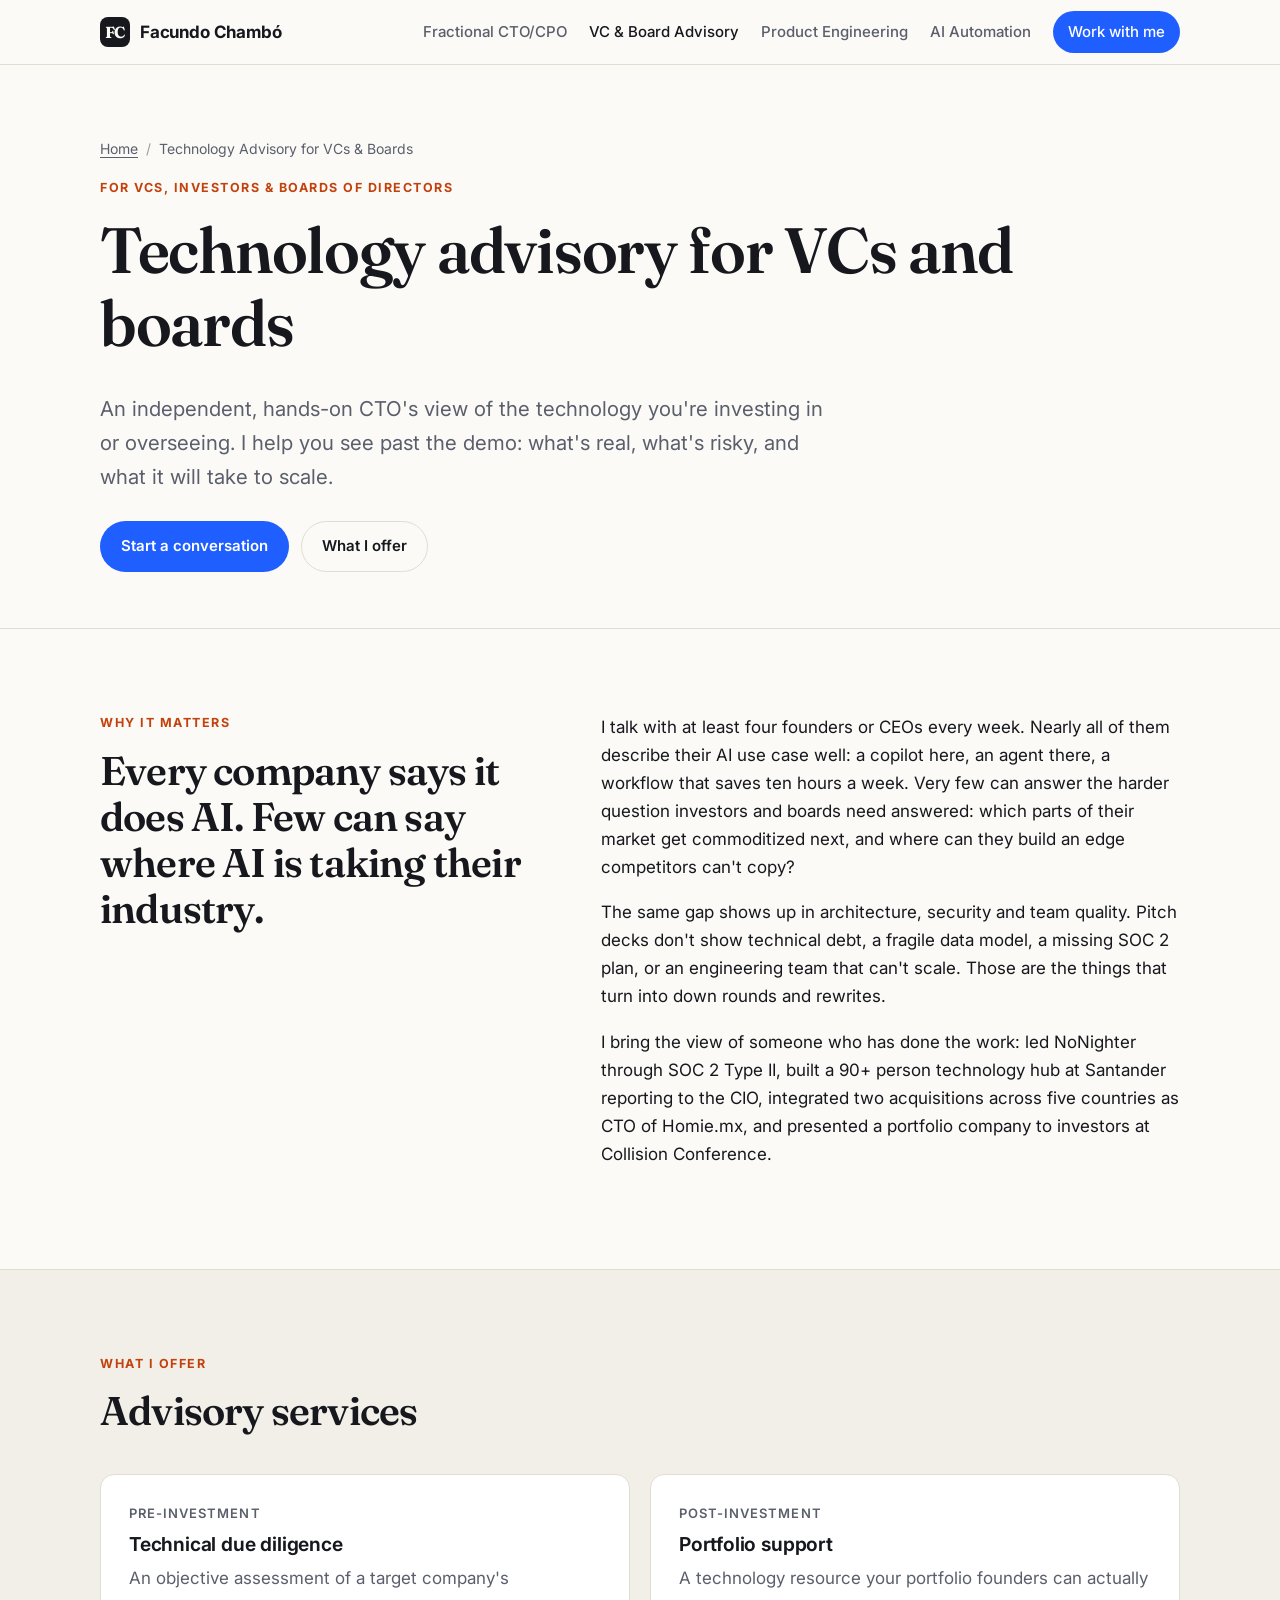
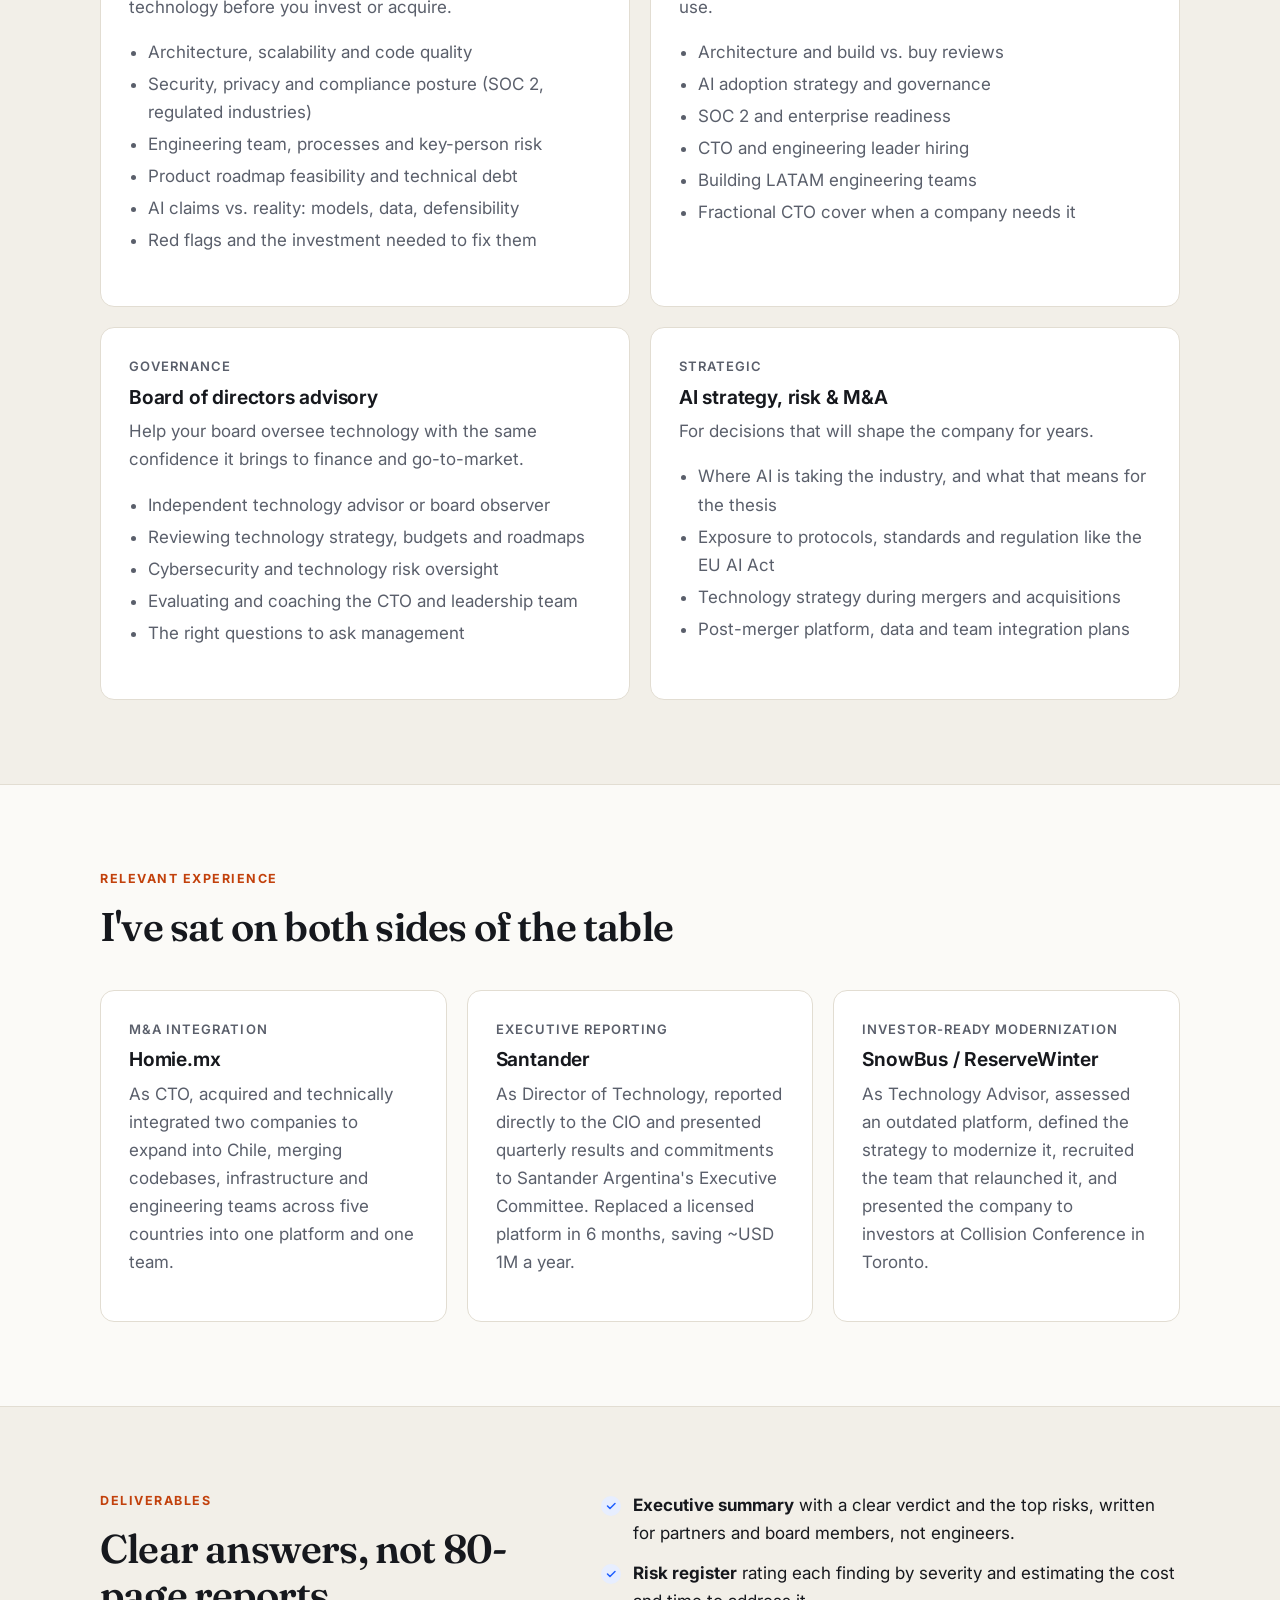
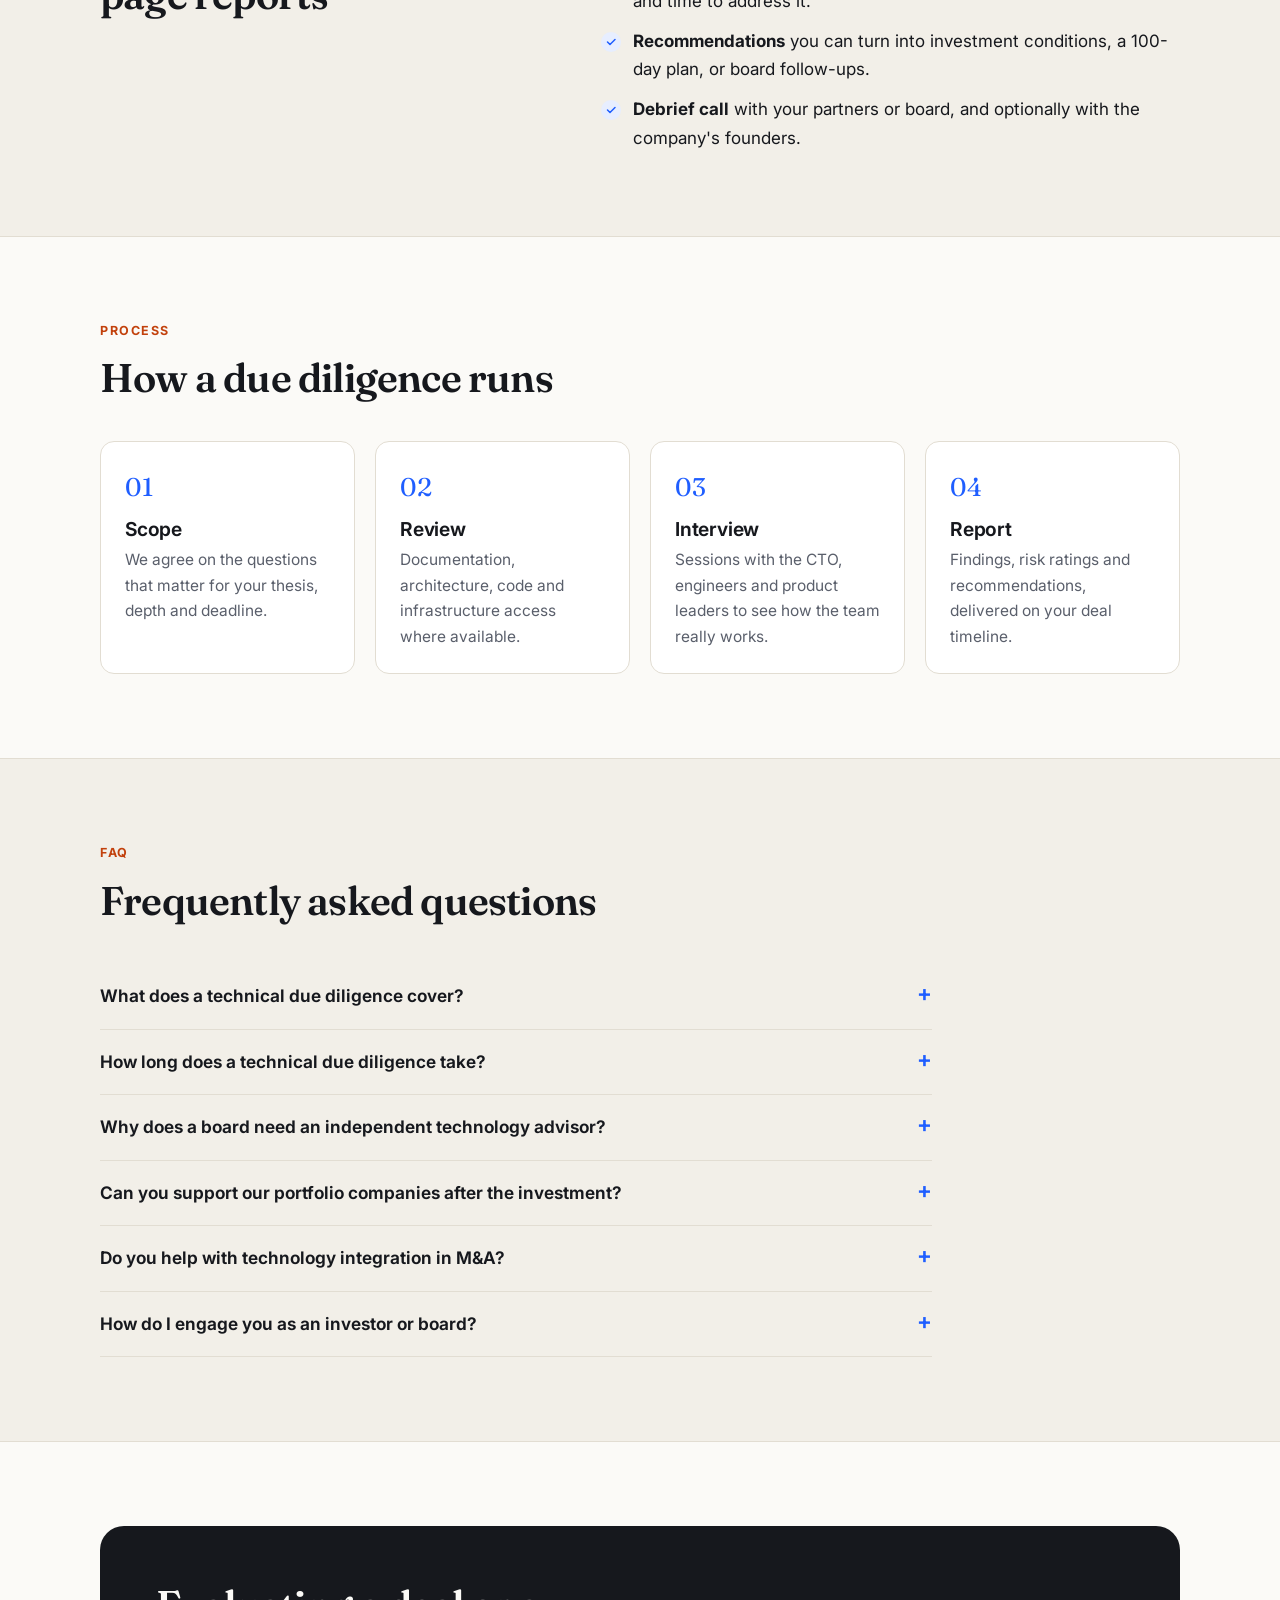
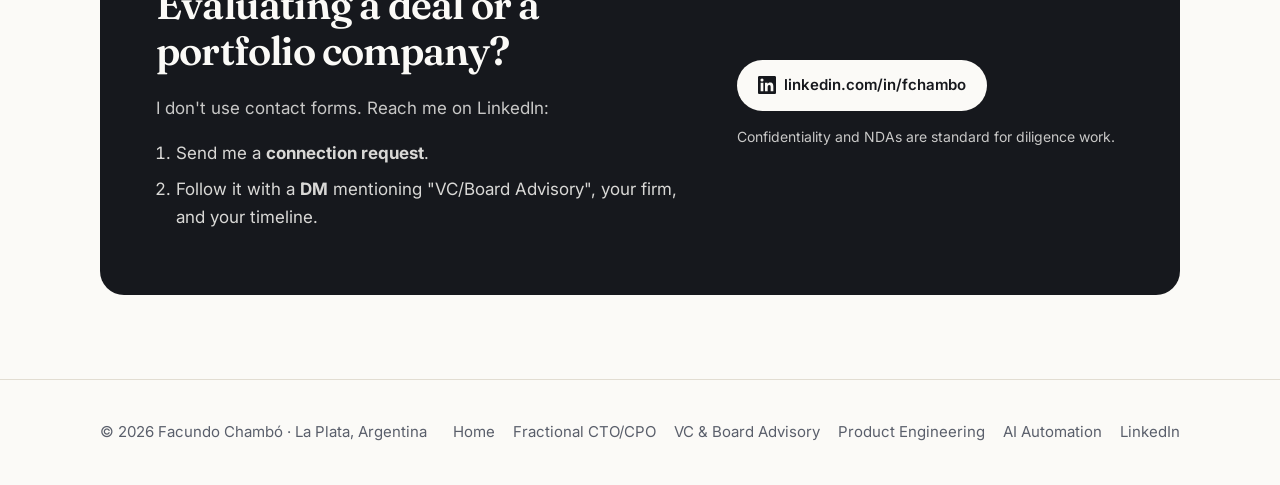
<file: technology-advisory-vc-board/index.html>
<!doctype html>
<html lang="en">
<head>
  <meta charset="utf-8">
  <meta name="viewport" content="width=device-width, initial-scale=1">
  <title>Technology Advisory for VCs &amp; Boards | Tech Due Diligence | Facundo Chambó</title>
  <meta name="description" content="Independent technology advisory for venture capital firms and boards of directors: technical due diligence, portfolio support, AI strategy and risk review, and M&amp;A technology integration.">
  <link rel="canonical" href="https://fchambo.com/technology-advisory-vc-board/">
  <meta name="robots" content="index, follow, max-image-preview:large">
  <meta name="author" content="Facundo Chambó">
  <meta name="theme-color" content="#fbfaf7" media="(prefers-color-scheme: light)">
  <meta name="theme-color" content="#0e1015" media="(prefers-color-scheme: dark)">

  <meta property="og:type" content="website">
  <meta property="og:site_name" content="Facundo Chambó">
  <meta property="og:title" content="Technology Advisory for VCs &amp; Boards | Facundo Chambó">
  <meta property="og:description" content="Technical due diligence, board advisory, AI risk review and M&amp;A technology integration from a hands-on CTO.">
  <meta property="og:url" content="https://fchambo.com/technology-advisory-vc-board/">
  <meta property="og:image" content="https://fchambo.com/assets/og-image.png">
  <meta property="og:image:width" content="1200">
  <meta property="og:image:height" content="630">
  <meta name="twitter:card" content="summary_large_image">
  <meta name="twitter:title" content="Technology Advisory for VCs &amp; Boards | Facundo Chambó">
  <meta name="twitter:description" content="Technical due diligence, board advisory, AI risk review and M&amp;A technology integration.">
  <meta name="twitter:image" content="https://fchambo.com/assets/og-image.png">

  <link rel="icon" href="/assets/favicon.svg" type="image/svg+xml">
  <link rel="preconnect" href="https://fonts.googleapis.com">
  <link rel="preconnect" href="https://fonts.gstatic.com" crossorigin>
  <link rel="stylesheet" href="https://fonts.googleapis.com/css2?family=Fraunces:opsz,wght@9..144,600&family=Inter:wght@400;500;600;700&display=swap">
  <link rel="stylesheet" href="/assets/styles.css">

  <script type="application/ld+json">
  {
    "@context": "https://schema.org",
    "@graph": [
      {
        "@type": "Service",
        "@id": "https://fchambo.com/technology-advisory-vc-board/#service",
        "name": "Technology Advisory for VCs and Boards of Directors",
        "alternateName": ["Technical due diligence", "Tech due diligence for venture capital", "Board technology advisor", "Portfolio CTO advisory"],
        "serviceType": "Technology advisory and technical due diligence",
        "description": "Independent technology advisory for venture capital firms, private equity and boards of directors: pre-investment technical due diligence, portfolio company support, board-level technology oversight, AI strategy and risk review, and M&A technology integration.",
        "url": "https://fchambo.com/technology-advisory-vc-board/",
        "provider": { "@type": "Person", "@id": "https://fchambo.com/#person", "name": "Facundo Chambó", "url": "https://fchambo.com/", "sameAs": ["https://www.linkedin.com/in/fchambo"] },
        "areaServed": ["United States", "Latin America", "Europe", "Worldwide"],
        "audience": { "@type": "BusinessAudience", "audienceType": "Venture capital firms, investors and boards of directors" }
      },
      {
        "@type": "BreadcrumbList",
        "itemListElement": [
          { "@type": "ListItem", "position": 1, "name": "Home", "item": "https://fchambo.com/" },
          { "@type": "ListItem", "position": 2, "name": "Technology Advisory for VCs and Boards", "item": "https://fchambo.com/technology-advisory-vc-board/" }
        ]
      },
      {
        "@type": "FAQPage",
        "mainEntity": [
          { "@type": "Question", "name": "What does a technical due diligence cover?", "acceptedAnswer": { "@type": "Answer", "text": "A technical due diligence reviews a company's architecture and code quality, scalability, security and compliance posture, engineering team and processes, product roadmap feasibility, use of AI, and third-party and open-source risks. The output is a clear report with red flags, risks, and the investment needed to fix them." } },
          { "@type": "Question", "name": "How long does a technical due diligence take?", "acceptedAnswer": { "@type": "Answer", "text": "It depends on the deal and the company's size. A focused pre-term-sheet review can be done in days; a full diligence for a larger round or acquisition takes longer. We agree on scope and timeline before starting so it fits your deal schedule." } },
          { "@type": "Question", "name": "Why does a board need an independent technology advisor?", "acceptedAnswer": { "@type": "Answer", "text": "Most boards are strong on finance, go-to-market and operations, but technology risk, AI strategy and engineering spend are harder to evaluate. An independent technology advisor helps the board ask the right questions, interpret what management reports, and spot risks before they become expensive." } },
          { "@type": "Question", "name": "Can you support our portfolio companies after the investment?", "acceptedAnswer": { "@type": "Answer", "text": "Yes. I work with portfolio founders on architecture, AI adoption, SOC 2 readiness, hiring and engineering leadership, and can step in as a fractional CTO when a company needs more hands-on support." } },
          { "@type": "Question", "name": "Do you help with technology integration in M&A?", "acceptedAnswer": { "@type": "Answer", "text": "Yes. I advise on technology strategy during mergers and acquisitions: assessing the target's stack and team, identifying integration risks, and planning how platforms, data and teams come together after the deal." } },
          { "@type": "Question", "name": "How do I engage you as an investor or board?", "acceptedAnswer": { "@type": "Answer", "text": "Send me a connection request on LinkedIn (linkedin.com/in/fchambo) followed by a DM with your firm, the type of support you need and your timeline." } }
        ]
      }
    ]
  }
  </script>
</head>
<body>
  <a class="skip" href="#main">Skip to content</a>

  <header class="site-header">
    <div class="wrap">
      <a class="brand" href="/" aria-label="Facundo Chambó, home"><span class="brand-mark" aria-hidden="true">FC</span>Facundo Chambó</a>
      <nav class="nav" aria-label="Main">
        <div class="nav-links">
          <a href="/fractional-cto-cpo/">Fractional CTO/CPO</a>
          <a href="/technology-advisory-vc-board/" aria-current="page">VC &amp; Board Advisory</a>
          <a href="/product-engineering-startups/">Product Engineering</a>
          <a href="/ai-automation/">AI Automation</a>
        </div>
        <a class="btn btn-sm" href="#contact">Work with me</a>
      </nav>
    </div>
  </header>

  <main id="main">
    <section class="page-hero">
      <div class="wrap">
        <nav class="crumbs" aria-label="Breadcrumb"><ol><li><a href="/">Home</a></li><li aria-current="page">Technology Advisory for VCs &amp; Boards</li></ol></nav>
        <span class="eyebrow">For VCs, investors &amp; boards of directors</span>
        <h1>Technology advisory for VCs and boards</h1>
        <p class="lede">An independent, hands-on CTO's view of the technology you're investing in or overseeing. I help you see past the demo: what's real, what's risky, and what it will take to scale.</p>
        <div class="hero-actions">
          <a class="btn" href="#contact">Start a conversation</a>
          <a class="btn btn-ghost" href="#services">What I offer</a>
        </div>
      </div>
    </section>

    <section id="why">
      <div class="wrap split">
        <div>
          <span class="eyebrow">Why it matters</span>
          <h2>Every company says it does AI. Few can say where AI is taking their industry.</h2>
        </div>
        <div class="prose">
          <p>I talk with at least four founders or CEOs every week. Nearly all of them describe their AI use case well: a copilot here, an agent there, a workflow that saves ten hours a week. Very few can answer the harder question investors and boards need answered: which parts of their market get commoditized next, and where can they build an edge competitors can't copy?</p>
          <p>The same gap shows up in architecture, security and team quality. Pitch decks don't show technical debt, a fragile data model, a missing SOC 2 plan, or an engineering team that can't scale. Those are the things that turn into down rounds and rewrites.</p>
          <p>I bring the view of someone who has done the work: led NoNighter through SOC 2 Type II, built a 90+ person technology hub at Santander reporting to the CIO, integrated two acquisitions across five countries as CTO of Homie.mx, and presented a portfolio company to investors at Collision Conference.</p>
        </div>
      </div>
    </section>

    <section class="alt" id="services">
      <div class="wrap">
        <div class="section-head">
          <span class="eyebrow">What I offer</span>
          <h2>Advisory services</h2>
        </div>
        <div class="grid-2">
          <div class="card">
            <p class="for">Pre-investment</p>
            <h3>Technical due diligence</h3>
            <p>An objective assessment of a target company's technology before you invest or acquire.</p>
            <ul>
              <li>Architecture, scalability and code quality</li>
              <li>Security, privacy and compliance posture (SOC 2, regulated industries)</li>
              <li>Engineering team, processes and key-person risk</li>
              <li>Product roadmap feasibility and technical debt</li>
              <li>AI claims vs. reality: models, data, defensibility</li>
              <li>Red flags and the investment needed to fix them</li>
            </ul>
          </div>
          <div class="card">
            <p class="for">Post-investment</p>
            <h3>Portfolio support</h3>
            <p>A technology resource your portfolio founders can actually use.</p>
            <ul>
              <li>Architecture and build vs. buy reviews</li>
              <li>AI adoption strategy and governance</li>
              <li>SOC 2 and enterprise readiness</li>
              <li>CTO and engineering leader hiring</li>
              <li>Building LATAM engineering teams</li>
              <li>Fractional CTO cover when a company needs it</li>
            </ul>
          </div>
          <div class="card">
            <p class="for">Governance</p>
            <h3>Board of directors advisory</h3>
            <p>Help your board oversee technology with the same confidence it brings to finance and go-to-market.</p>
            <ul>
              <li>Independent technology advisor or board observer</li>
              <li>Reviewing technology strategy, budgets and roadmaps</li>
              <li>Cybersecurity and technology risk oversight</li>
              <li>Evaluating and coaching the CTO and leadership team</li>
              <li>The right questions to ask management</li>
            </ul>
          </div>
          <div class="card">
            <p class="for">Strategic</p>
            <h3>AI strategy, risk &amp; M&amp;A</h3>
            <p>For decisions that will shape the company for years.</p>
            <ul>
              <li>Where AI is taking the industry, and what that means for the thesis</li>
              <li>Exposure to protocols, standards and regulation like the EU AI Act</li>
              <li>Technology strategy during mergers and acquisitions</li>
              <li>Post-merger platform, data and team integration plans</li>
            </ul>
          </div>
        </div>
      </div>
    </section>

    <section id="cases">
      <div class="wrap">
        <div class="section-head">
          <span class="eyebrow">Relevant experience</span>
          <h2>I've sat on both sides of the table</h2>
        </div>
        <div class="grid-3">
          <div class="card">
            <p class="for">M&amp;A integration</p>
            <h3>Homie.mx</h3>
            <p>As CTO, acquired and technically integrated two companies to expand into Chile, merging codebases, infrastructure and engineering teams across five countries into one platform and one team.</p>
          </div>
          <div class="card">
            <p class="for">Executive reporting</p>
            <h3>Santander</h3>
            <p>As Director of Technology, reported directly to the CIO and presented quarterly results and commitments to Santander Argentina's Executive Committee. Replaced a licensed platform in 6 months, saving ~USD 1M a year.</p>
          </div>
          <div class="card">
            <p class="for">Investor-ready modernization</p>
            <h3>SnowBus / ReserveWinter</h3>
            <p>As Technology Advisor, assessed an outdated platform, defined the strategy to modernize it, recruited the team that relaunched it, and presented the company to investors at Collision Conference in Toronto.</p>
          </div>
        </div>
      </div>
    </section>

    <section class="alt" id="deliverables">
      <div class="wrap split">
        <div>
          <span class="eyebrow">Deliverables</span>
          <h2>Clear answers, not 80-page reports</h2>
        </div>
        <div class="prose">
          <ul class="checklist">
            <li><strong>Executive summary</strong> with a clear verdict and the top risks, written for partners and board members, not engineers.</li>
            <li><strong>Risk register</strong> rating each finding by severity and estimating the cost and time to address it.</li>
            <li><strong>Recommendations</strong> you can turn into investment conditions, a 100-day plan, or board follow-ups.</li>
            <li><strong>Debrief call</strong> with your partners or board, and optionally with the company's founders.</li>
          </ul>
        </div>
      </div>
    </section>

    <section id="process">
      <div class="wrap">
        <div class="section-head">
          <span class="eyebrow">Process</span>
          <h2>How a due diligence runs</h2>
        </div>
        <ol class="steps">
          <li><h3>Scope</h3><p>We agree on the questions that matter for your thesis, depth and deadline.</p></li>
          <li><h3>Review</h3><p>Documentation, architecture, code and infrastructure access where available.</p></li>
          <li><h3>Interview</h3><p>Sessions with the CTO, engineers and product leaders to see how the team really works.</p></li>
          <li><h3>Report</h3><p>Findings, risk ratings and recommendations, delivered on your deal timeline.</p></li>
        </ol>
      </div>
    </section>

    <section class="alt" id="faq">
      <div class="wrap">
        <div class="section-head">
          <span class="eyebrow">FAQ</span>
          <h2>Frequently asked questions</h2>
        </div>
        <div class="faq">
          <details><summary>What does a technical due diligence cover?</summary><p>A technical due diligence reviews a company's architecture and code quality, scalability, security and compliance posture, engineering team and processes, product roadmap feasibility, use of AI, and third-party and open-source risks. The output is a clear report with red flags, risks, and the investment needed to fix them.</p></details>
          <details><summary>How long does a technical due diligence take?</summary><p>It depends on the deal and the company's size. A focused pre-term-sheet review can be done in days; a full diligence for a larger round or acquisition takes longer. We agree on scope and timeline before starting so it fits your deal schedule.</p></details>
          <details><summary>Why does a board need an independent technology advisor?</summary><p>Most boards are strong on finance, go-to-market and operations, but technology risk, AI strategy and engineering spend are harder to evaluate. An independent technology advisor helps the board ask the right questions, interpret what management reports, and spot risks before they become expensive.</p></details>
          <details><summary>Can you support our portfolio companies after the investment?</summary><p>Yes. I work with portfolio founders on architecture, AI adoption, SOC 2 readiness, hiring and engineering leadership, and can step in as a <a href="/fractional-cto-cpo/">fractional CTO</a> when a company needs more hands-on support.</p></details>
          <details><summary>Do you help with technology integration in M&amp;A?</summary><p>Yes. I advise on technology strategy during mergers and acquisitions: assessing the target's stack and team, identifying integration risks, and planning how platforms, data and teams come together after the deal. I wrote about it in <a href="https://www.linkedin.com/pulse/insights-technology-strategies-during-ma-facundo-chamb%C3%B3-sqmzf" target="_blank" rel="noopener">Insights on Technology Strategies during an M&amp;A</a>.</p></details>
          <details><summary>How do I engage you as an investor or board?</summary><p>Send me a connection request on <a href="https://www.linkedin.com/in/fchambo" target="_blank" rel="noopener">LinkedIn</a> followed by a DM with your firm, the type of support you need and your timeline.</p></details>
        </div>
      </div>
    </section>

    <section id="contact">
      <div class="wrap">
        <div class="cta">
          <div>
            <h2>Evaluating a deal or a portfolio company?</h2>
            <p>I don't use contact forms. Reach me on LinkedIn:</p>
            <ol>
              <li>Send me a <strong>connection request</strong>.</li>
              <li>Follow it with a <strong>DM</strong> mentioning "VC/Board Advisory", your firm, and your timeline.</li>
            </ol>
          </div>
          <div>
            <a class="btn" href="https://www.linkedin.com/in/fchambo" rel="me noopener" target="_blank">
              <svg viewBox="0 0 24 24" fill="currentColor" aria-hidden="true"><path d="M20.45 20.45h-3.56v-5.57c0-1.33-.02-3.04-1.85-3.04-1.85 0-2.14 1.45-2.14 2.94v5.67H9.35V9h3.41v1.56h.05c.48-.9 1.64-1.85 3.37-1.85 3.6 0 4.27 2.37 4.27 5.46v6.28zM5.34 7.43a2.06 2.06 0 1 1 0-4.13 2.06 2.06 0 0 1 0 4.13zM7.12 20.45H3.56V9h3.56v11.45zM22.22 0H1.77C.79 0 0 .77 0 1.73v20.54C0 23.23.79 24 1.77 24h20.45c.98 0 1.78-.77 1.78-1.73V1.73C24 .77 23.2 0 22.22 0z"/></svg>
              linkedin.com/in/fchambo
            </a>
            <p class="note">Confidentiality and NDAs are standard for diligence work.</p>
          </div>
        </div>
      </div>
    </section>
  </main>

  <footer class="site-footer">
    <div class="wrap">
      <span>© <span id="y">2026</span> Facundo Chambó · La Plata, Argentina</span>
      <nav aria-label="Footer">
        <a href="/">Home</a>
        <a href="/fractional-cto-cpo/">Fractional CTO/CPO</a>
        <a href="/technology-advisory-vc-board/">VC &amp; Board Advisory</a>
        <a href="/product-engineering-startups/">Product Engineering</a>
        <a href="/ai-automation/">AI Automation</a>
        <a href="https://www.linkedin.com/in/fchambo" rel="me noopener" target="_blank">LinkedIn</a>
      </nav>
    </div>
  </footer>
  <script>document.getElementById("y").textContent = new Date().getFullYear();</script>
</body>
</html>
</file>
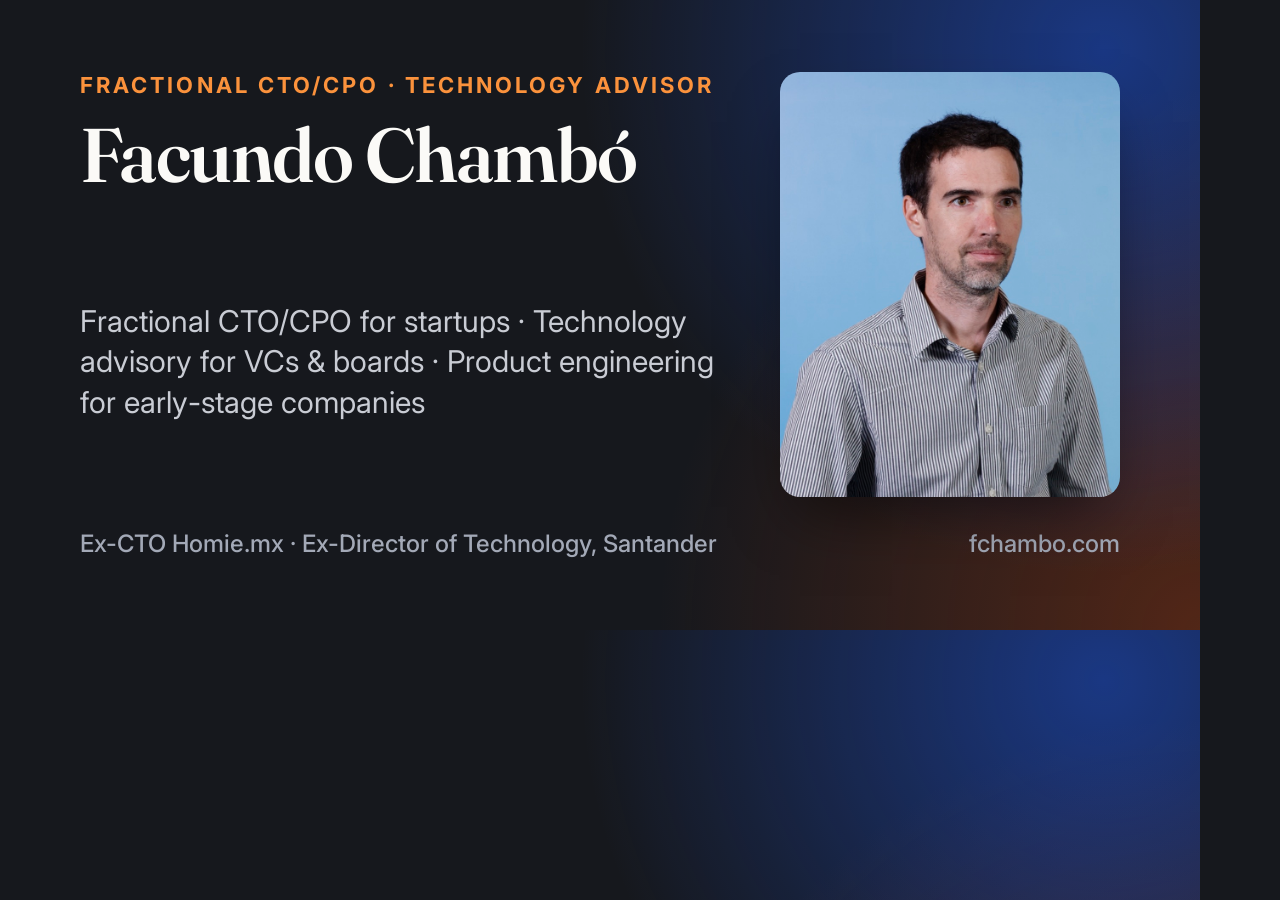
<file: tools/og-image.html>
<!doctype html>
<html><head><meta charset="utf-8">
<link rel="stylesheet" href="https://fonts.googleapis.com/css2?family=Fraunces:opsz,wght@9..144,600&family=Inter:wght@500;700&display=swap">
<style>
html,body{margin:0;width:1200px;height:630px;overflow:hidden}
.ph{position:absolute;right:80px;top:72px;width:340px;height:425px;object-fit:cover;border-radius:20px;box-shadow:0 30px 60px -20px rgba(0,0,0,.6)}
p{max-width:640px}
body{position:relative;background:#16181d;color:#fbfaf7;font-family:Inter,system-ui,sans-serif;display:flex;flex-direction:column;justify-content:space-between;padding:72px 80px;box-sizing:border-box;
background-image:radial-gradient(circle at 92% 8%,rgba(31,94,255,.45),transparent 42%),radial-gradient(circle at 100% 100%,rgba(194,65,12,.35),transparent 40%)}
.e{letter-spacing:.14em;text-transform:uppercase;font-weight:700;font-size:22px;color:#fb923c}
h1{font-family:Fraunces,Georgia,serif;font-weight:600;font-size:76px;line-height:1.02;margin:18px 0 0;letter-spacing:-.02em}
p{font-size:30px;color:#c9ccd4;margin:0;max-width:640px;line-height:1.35}
.f{display:flex;justify-content:space-between;font-size:24px;color:#a3a9b7;font-weight:500}
</style></head><body>
<img class="ph" src="../assets/facundo-chambo.jpg" alt="">
<div><div class="e">Fractional CTO/CPO · Technology Advisor</div><h1>Facundo Chambó</h1></div>
<p>Fractional CTO/CPO for startups · Technology advisory for VCs &amp; boards · Product engineering for early-stage companies</p>
<div class="f"><span>Ex-CTO Homie.mx · Ex-Director of Technology, Santander</span><span>fchambo.com</span></div>
</body></html>
</file>
<file: assets/styles.css>
/* Facundo Chambó: personal site styles. No build step, no framework. */

:root {
  --bg: #fbfaf7;
  --bg-alt: #f2efe8;
  --surface: #ffffff;
  --text: #16181d;
  --muted: #5a5f6b;
  --line: #e2ddd2;
  --accent: #1f5eff;
  --accent-ink: #ffffff;
  --accent-soft: #e7eeff;
  --warm: #c2410c;
  --radius: 14px;
  --maxw: 1120px;
  --font: "Inter", ui-sans-serif, system-ui, -apple-system, "Segoe UI", Roboto, "Helvetica Neue", Arial, sans-serif;
  --serif: "Fraunces", ui-serif, Georgia, "Times New Roman", serif;
  color-scheme: light;
}

@media (prefers-color-scheme: dark) {
  :root {
    --bg: #0e1015;
    --bg-alt: #151821;
    --surface: #181b24;
    --text: #eceef3;
    --muted: #a3a9b7;
    --line: #2a2f3c;
    --accent: #7aa2ff;
    --accent-ink: #0b0d12;
    --accent-soft: #1b2440;
    --warm: #fb923c;
    color-scheme: dark;
  }
}

*, *::before, *::after { box-sizing: border-box; }
html { -webkit-text-size-adjust: 100%; scroll-behavior: smooth; }
body {
  margin: 0;
  background: var(--bg);
  color: var(--text);
  font-family: var(--font);
  font-size: 17px;
  line-height: 1.65;
  text-rendering: optimizeLegibility;
  -webkit-font-smoothing: antialiased;
}
img, svg { max-width: 100%; display: block; }
a { color: var(--accent); text-underline-offset: 3px; }
a:hover { text-decoration-thickness: 2px; }
:focus-visible { outline: 3px solid var(--accent); outline-offset: 3px; border-radius: 4px; }

.skip { position: absolute; left: -9999px; }
.skip:focus { left: 16px; top: 16px; background: var(--surface); padding: 8px 12px; z-index: 10; }

.wrap { max-width: var(--maxw); margin: 0 auto; padding: 0 20px; }

/* Header */
.site-header {
  position: sticky; top: 0; z-index: 5;
  background: color-mix(in srgb, var(--bg) 88%, transparent);
  backdrop-filter: saturate(160%) blur(10px);
  border-bottom: 1px solid var(--line);
}
.site-header .wrap { display: flex; align-items: center; justify-content: space-between; gap: 16px; min-height: 64px; }
.brand { font-weight: 700; color: var(--text); text-decoration: none; letter-spacing: -0.01em; display: flex; align-items: center; gap: 10px; }
.brand-mark { width: 30px; height: 30px; border-radius: 8px; background: var(--text); color: var(--bg); display: grid; place-items: center; font-family: var(--serif); font-size: 16px; }
.nav { display: flex; gap: 22px; align-items: center; }
.nav a { color: var(--muted); text-decoration: none; font-size: 15px; font-weight: 500; }
.nav a:hover, .nav a[aria-current="page"] { color: var(--text); }
.nav .btn { color: var(--accent-ink); }
.nav-links { display: flex; gap: 22px; }
@media (max-width: 860px) { .nav-links { display: none; } }

/* Buttons */
.btn {
  display: inline-flex; align-items: center; gap: 8px;
  background: var(--accent); color: var(--accent-ink);
  padding: 12px 20px; border-radius: 999px; font-weight: 600; font-size: 15px;
  text-decoration: none; border: 1px solid transparent; transition: transform .15s ease, box-shadow .15s ease;
}
.btn:hover { transform: translateY(-1px); box-shadow: 0 6px 20px -8px var(--accent); }
.btn-ghost { background: transparent; color: var(--text); border-color: var(--line); }
.btn-ghost:hover { box-shadow: none; border-color: var(--text); }
.btn svg { width: 18px; height: 18px; }
.btn-sm { padding: 8px 14px; font-size: 14px; }

/* Typography */
h1, h2, h3 { line-height: 1.15; letter-spacing: -0.02em; margin: 0 0 .5em; }
h1 { font-family: var(--serif); font-weight: 600; font-size: clamp(2.3rem, 5.4vw, 4rem); }
h2 { font-family: var(--serif); font-weight: 600; font-size: clamp(1.7rem, 3.4vw, 2.5rem); }
h3 { font-size: 1.2rem; font-weight: 650; letter-spacing: -0.01em; }
p { margin: 0 0 1em; }
.lede { font-size: clamp(1.1rem, 1.6vw, 1.3rem); color: var(--muted); max-width: 46rem; }
.eyebrow { text-transform: uppercase; letter-spacing: .12em; font-size: 12.5px; font-weight: 700; color: var(--warm); margin-bottom: 14px; display: block; }
.muted { color: var(--muted); }

/* Sections */
section { padding: 84px 0; }
section.alt { background: var(--bg-alt); border-top: 1px solid var(--line); border-bottom: 1px solid var(--line); }
.section-head { max-width: 46rem; margin-bottom: 40px; }

/* Hero */
.hero { padding: 96px 0 72px; }
.hero-grid { display: grid; grid-template-columns: 1.4fr 1fr; gap: 56px; align-items: center; }
@media (max-width: 900px) { .hero-grid { grid-template-columns: 1fr; gap: 36px; } }
.hero-actions { display: flex; flex-wrap: wrap; gap: 12px; margin-top: 28px; }
.hero-card {
  background: var(--surface); border: 1px solid var(--line); border-radius: 20px; padding: 28px;
  box-shadow: 0 30px 60px -40px rgba(0,0,0,.35);
}
.hero-card .avatar { width: 72px; height: 72px; border-radius: 50%; background: linear-gradient(135deg, var(--accent), var(--warm)); color: #fff; display: grid; place-items: center; font-family: var(--serif); font-size: 28px; font-weight: 600; margin-bottom: 16px; }
.hero-card .portrait { width: 100%; height: auto; aspect-ratio: 4 / 5; object-fit: cover; border-radius: 14px; margin-bottom: 18px; background: var(--bg-alt); }
@media (max-width: 900px) { .hero-card .portrait { aspect-ratio: 1 / 1; object-position: 50% 20%; } }
.hero-card dl { margin: 18px 0 0; display: grid; grid-template-columns: auto 1fr; gap: 10px 16px; font-size: 15px; }
.hero-card dt { color: var(--muted); }
.hero-card dd { margin: 0; font-weight: 550; }

/* Page hero (service pages) */
.page-hero { padding: 72px 0 56px; border-bottom: 1px solid var(--line); }
.crumbs { font-size: 14px; color: var(--muted); margin-bottom: 18px; }
.crumbs a { color: var(--muted); }
.crumbs ol { list-style: none; padding: 0; margin: 0; display: flex; flex-wrap: wrap; gap: 8px; }
.crumbs li + li::before { content: "/"; margin-right: 8px; opacity: .6; }

/* Stats */
.stats { display: grid; grid-template-columns: repeat(4, 1fr); gap: 0; border: 1px solid var(--line); border-radius: var(--radius); background: var(--surface); overflow: hidden; }
.stat { padding: 24px; border-right: 1px solid var(--line); }
.stat:last-child { border-right: 0; }
.stat strong { display: block; font-family: var(--serif); font-size: 2.2rem; line-height: 1; margin-bottom: 8px; letter-spacing: -0.02em; }
.stat span { color: var(--muted); font-size: 14.5px; }
@media (max-width: 760px) {
  .stats { grid-template-columns: 1fr 1fr; }
  .stat:nth-child(2) { border-right: 0; }
  .stat:nth-child(-n+2) { border-bottom: 1px solid var(--line); }
}

/* Cards */
.grid-3 { display: grid; grid-template-columns: repeat(3, 1fr); gap: 20px; }
.grid-2 { display: grid; grid-template-columns: repeat(2, 1fr); gap: 20px; }
@media (max-width: 900px) { .grid-3 { grid-template-columns: 1fr; } }
@media (max-width: 720px) { .grid-2 { grid-template-columns: 1fr; } }
.card {
  background: var(--surface); border: 1px solid var(--line); border-radius: var(--radius); padding: 28px;
  display: flex; flex-direction: column;
}
.card p { color: var(--muted); }
.card ul { padding-left: 1.1em; margin: 0 0 1.2em; color: var(--muted); }
.card ul li { margin-bottom: 4px; }
.card .more { margin-top: auto; font-weight: 600; text-decoration: none; }
.card .more::after { content: " →"; }
.service-card { transition: border-color .15s ease, transform .15s ease; }
.service-card:hover { border-color: var(--accent); transform: translateY(-2px); }
.icon { width: 44px; height: 44px; border-radius: 12px; background: var(--accent-soft); color: var(--accent); display: grid; place-items: center; margin-bottom: 18px; }
.icon svg { width: 22px; height: 22px; }
.for { font-size: 13px; font-weight: 600; color: var(--warm); text-transform: uppercase; letter-spacing: .08em; margin-bottom: 8px; }

/* Lists */
.checklist { list-style: none; padding: 0; margin: 0; display: grid; gap: 12px; }
.checklist li { padding-left: 32px; position: relative; }
.checklist li::before {
  content: ""; position: absolute; left: 0; top: 5px; width: 20px; height: 20px; border-radius: 50%;
  background: var(--accent-soft) url("data:image/svg+xml,%3Csvg xmlns='http://www.w3.org/2000/svg' viewBox='0 0 24 24' fill='none' stroke='%231f5eff' stroke-width='3' stroke-linecap='round' stroke-linejoin='round'%3E%3Cpath d='M5 12l5 5L20 7'/%3E%3C/svg%3E") center/12px no-repeat;
}

/* Steps */
.steps { counter-reset: step; display: grid; grid-template-columns: repeat(4, 1fr); gap: 20px; list-style: none; padding: 0; margin: 0; }
@media (max-width: 900px) { .steps { grid-template-columns: 1fr 1fr; } }
@media (max-width: 560px) { .steps { grid-template-columns: 1fr; } }
.steps li { counter-increment: step; background: var(--surface); border: 1px solid var(--line); border-radius: var(--radius); padding: 24px; }
.steps li::before { content: counter(step, decimal-leading-zero); font-family: var(--serif); font-size: 1.6rem; color: var(--accent); display: block; margin-bottom: 10px; }
.steps h3 { margin-bottom: .35em; }
.steps p { color: var(--muted); font-size: 15.5px; margin: 0; }

/* Two-column prose */
.split { display: grid; grid-template-columns: 1fr 1.3fr; gap: 56px; align-items: start; }
@media (max-width: 900px) { .split { grid-template-columns: 1fr; gap: 24px; } }
.prose { max-width: 44rem; }
.prose h3 { margin-top: 1.6em; }

/* Quotes */
blockquote { margin: 0; }
.quote { background: var(--surface); border: 1px solid var(--line); border-radius: var(--radius); padding: 28px; }
.quote p { font-family: var(--serif); font-size: 1.2rem; line-height: 1.5; color: var(--text); }
.quote footer { color: var(--muted); font-size: 15px; }

/* Credentials */
.badges { display: flex; flex-wrap: wrap; gap: 10px; list-style: none; padding: 0; margin: 0; }
.badges li { border: 1px solid var(--line); background: var(--surface); padding: 8px 14px; border-radius: 999px; font-size: 14.5px; font-weight: 550; }

/* FAQ */
.faq { max-width: 52rem; }
.faq details { border-bottom: 1px solid var(--line); padding: 18px 0; }
.faq summary { cursor: pointer; font-weight: 650; font-size: 1.08rem; list-style: none; display: flex; justify-content: space-between; gap: 16px; }
.faq summary::-webkit-details-marker { display: none; }
.faq summary::after { content: "+"; font-size: 1.4rem; line-height: 1; color: var(--accent); transition: transform .2s ease; }
.faq details[open] summary::after { transform: rotate(45deg); }
.faq details p { margin: 12px 0 0; color: var(--muted); }

/* CTA */
.cta {
  background: var(--text); color: var(--bg); border-radius: 24px; padding: 56px;
  display: grid; grid-template-columns: 1.4fr 1fr; gap: 40px; align-items: center;
}
.cta h2 { color: var(--bg); }
.cta p { color: color-mix(in srgb, var(--bg) 78%, transparent); }
.cta ol { margin: 0; padding-left: 1.2em; color: color-mix(in srgb, var(--bg) 85%, transparent); }
.cta ol li { margin-bottom: 8px; }
.cta .btn { background: var(--bg); color: var(--text); }
.cta .note { font-size: 14px; margin-top: 14px; }
@media (max-width: 860px) { .cta { grid-template-columns: 1fr; padding: 36px 24px; } }

/* Footer */
.site-footer { border-top: 1px solid var(--line); padding: 40px 0; color: var(--muted); font-size: 15px; }
.site-footer .wrap { display: flex; flex-wrap: wrap; justify-content: space-between; gap: 20px; }
.site-footer nav { display: flex; flex-wrap: wrap; gap: 18px; }
.site-footer a { color: var(--muted); text-decoration: none; }
.site-footer a:hover { color: var(--text); }

@media (prefers-reduced-motion: reduce) {
  html { scroll-behavior: auto; }
  * { transition: none !important; }
}

/* Trust line */
.trust { margin-top: 18px; font-size: 15px; color: var(--muted); }
.trust strong { color: var(--text); font-weight: 650; }

/* Experience timeline */
.timeline { list-style: none; padding: 0; margin: 0; border-left: 2px solid var(--line); }
.timeline > li { display: grid; grid-template-columns: 150px 1fr; gap: 24px; padding: 0 0 36px 28px; position: relative; }
.timeline > li::before { content: ""; position: absolute; left: -7px; top: 6px; width: 12px; height: 12px; border-radius: 50%; background: var(--bg); border: 2px solid var(--accent); }
.timeline > li:last-child { padding-bottom: 0; }
.timeline .when { font-weight: 650; color: var(--muted); font-size: 15px; padding-top: 2px; }
.timeline h3 { margin-bottom: .2em; }
.timeline .where { color: var(--warm); font-size: 14px; font-weight: 600; margin-bottom: .6em; }
.timeline p:last-child { color: var(--muted); margin: 0; max-width: 46rem; }
@media (max-width: 720px) { .timeline > li { grid-template-columns: 1fr; gap: 4px; padding-left: 20px; } }
</file>
